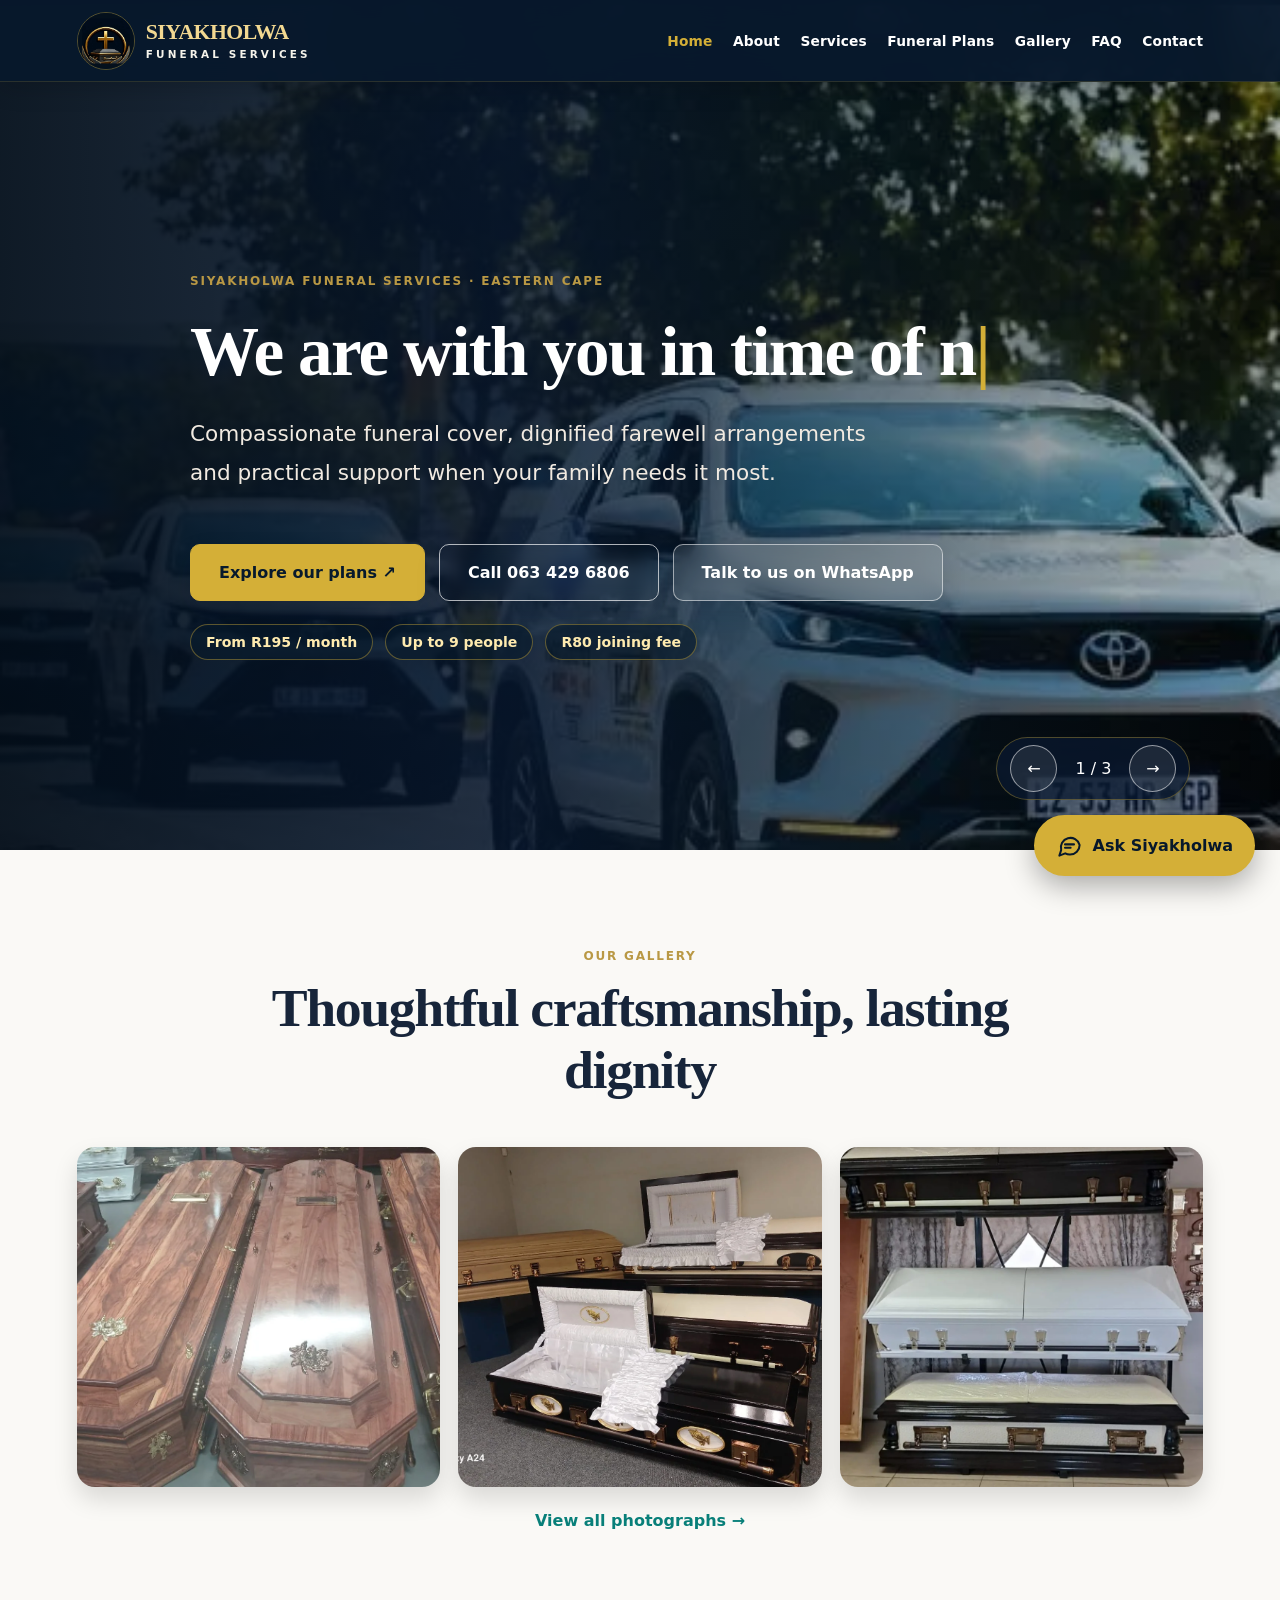
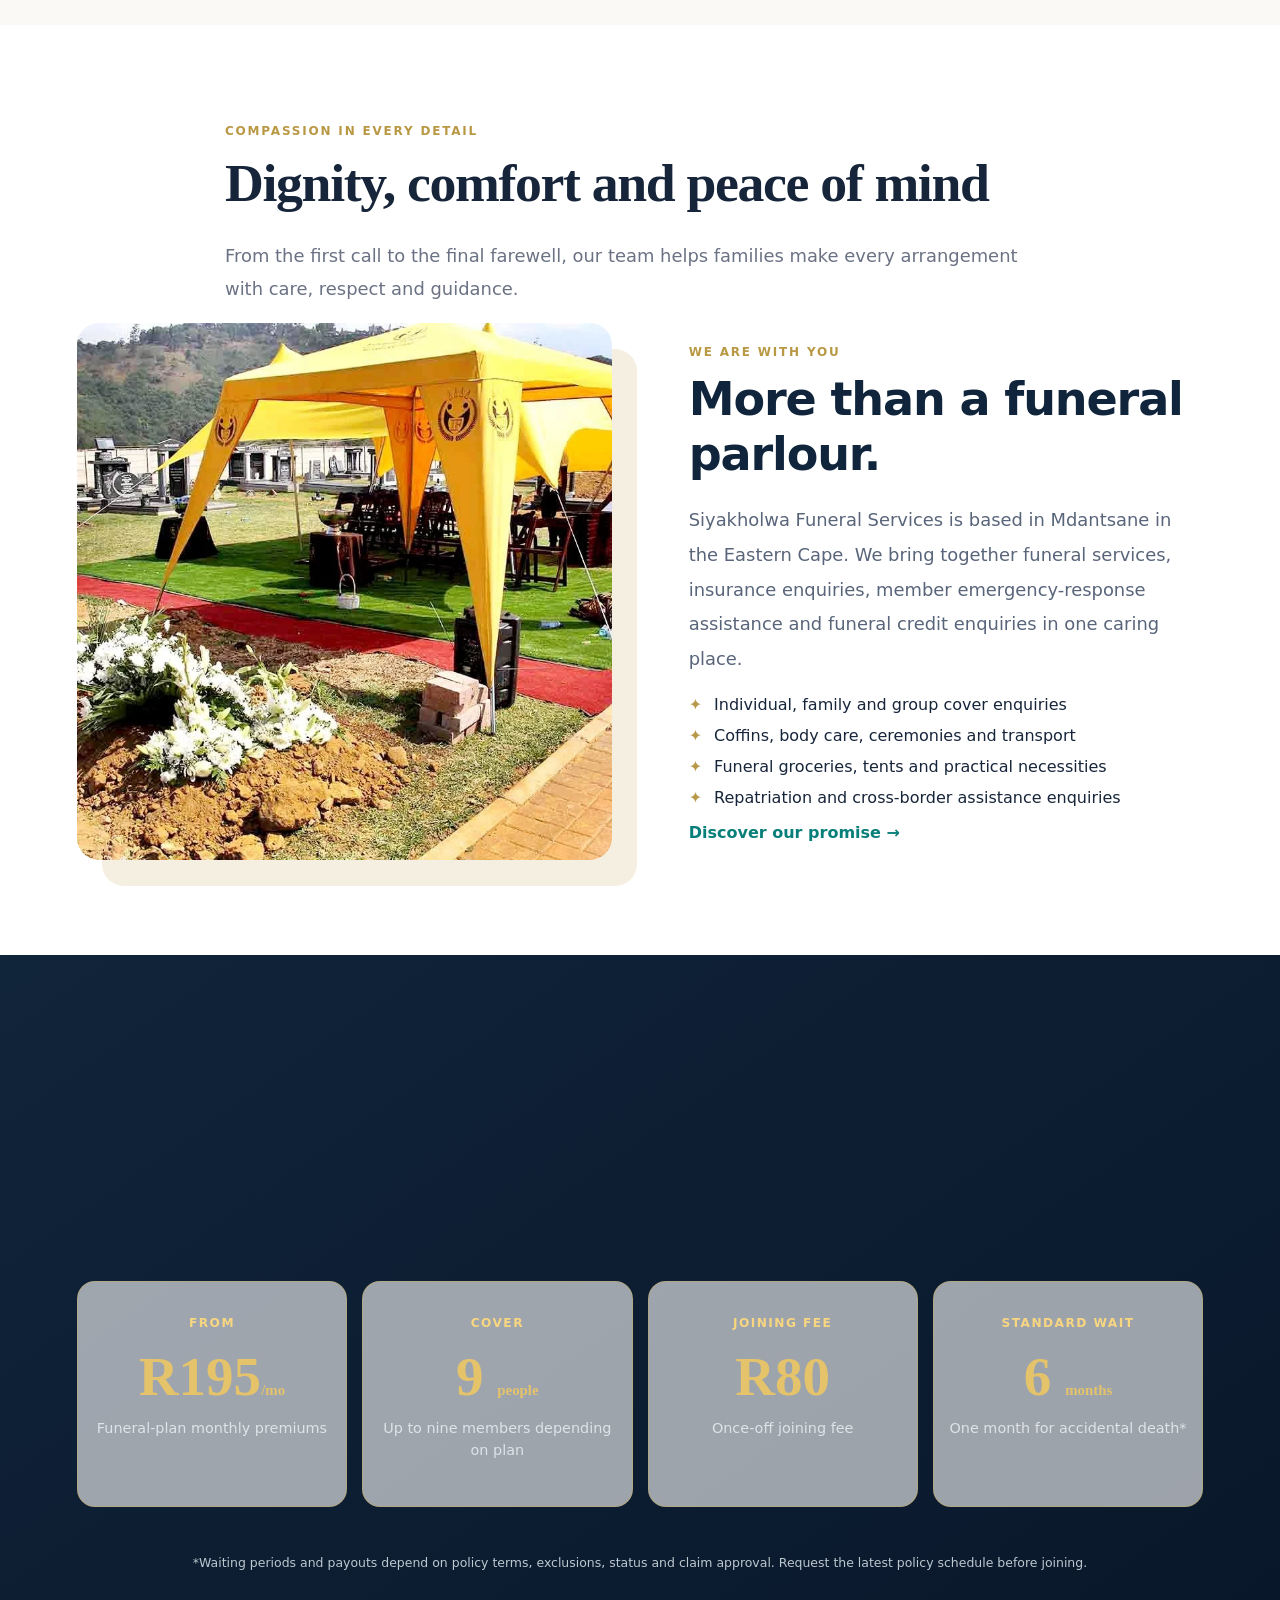
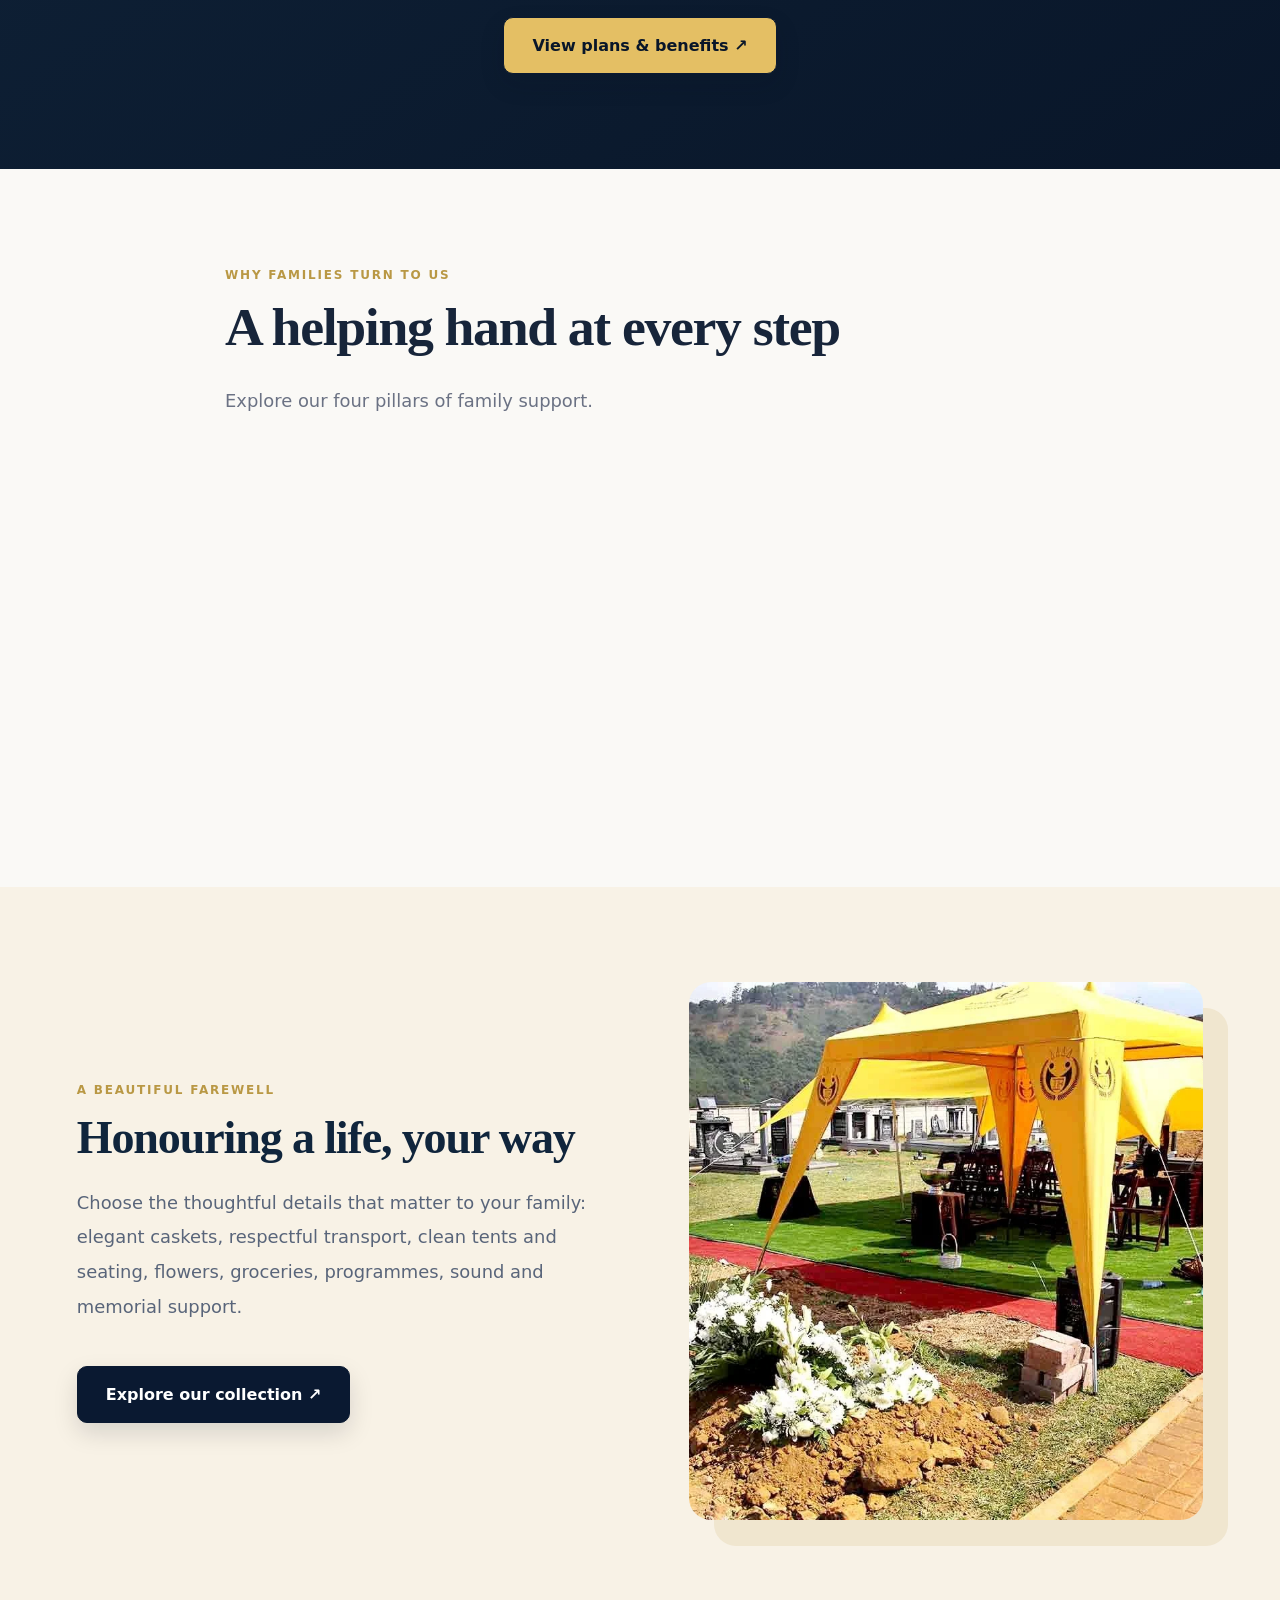
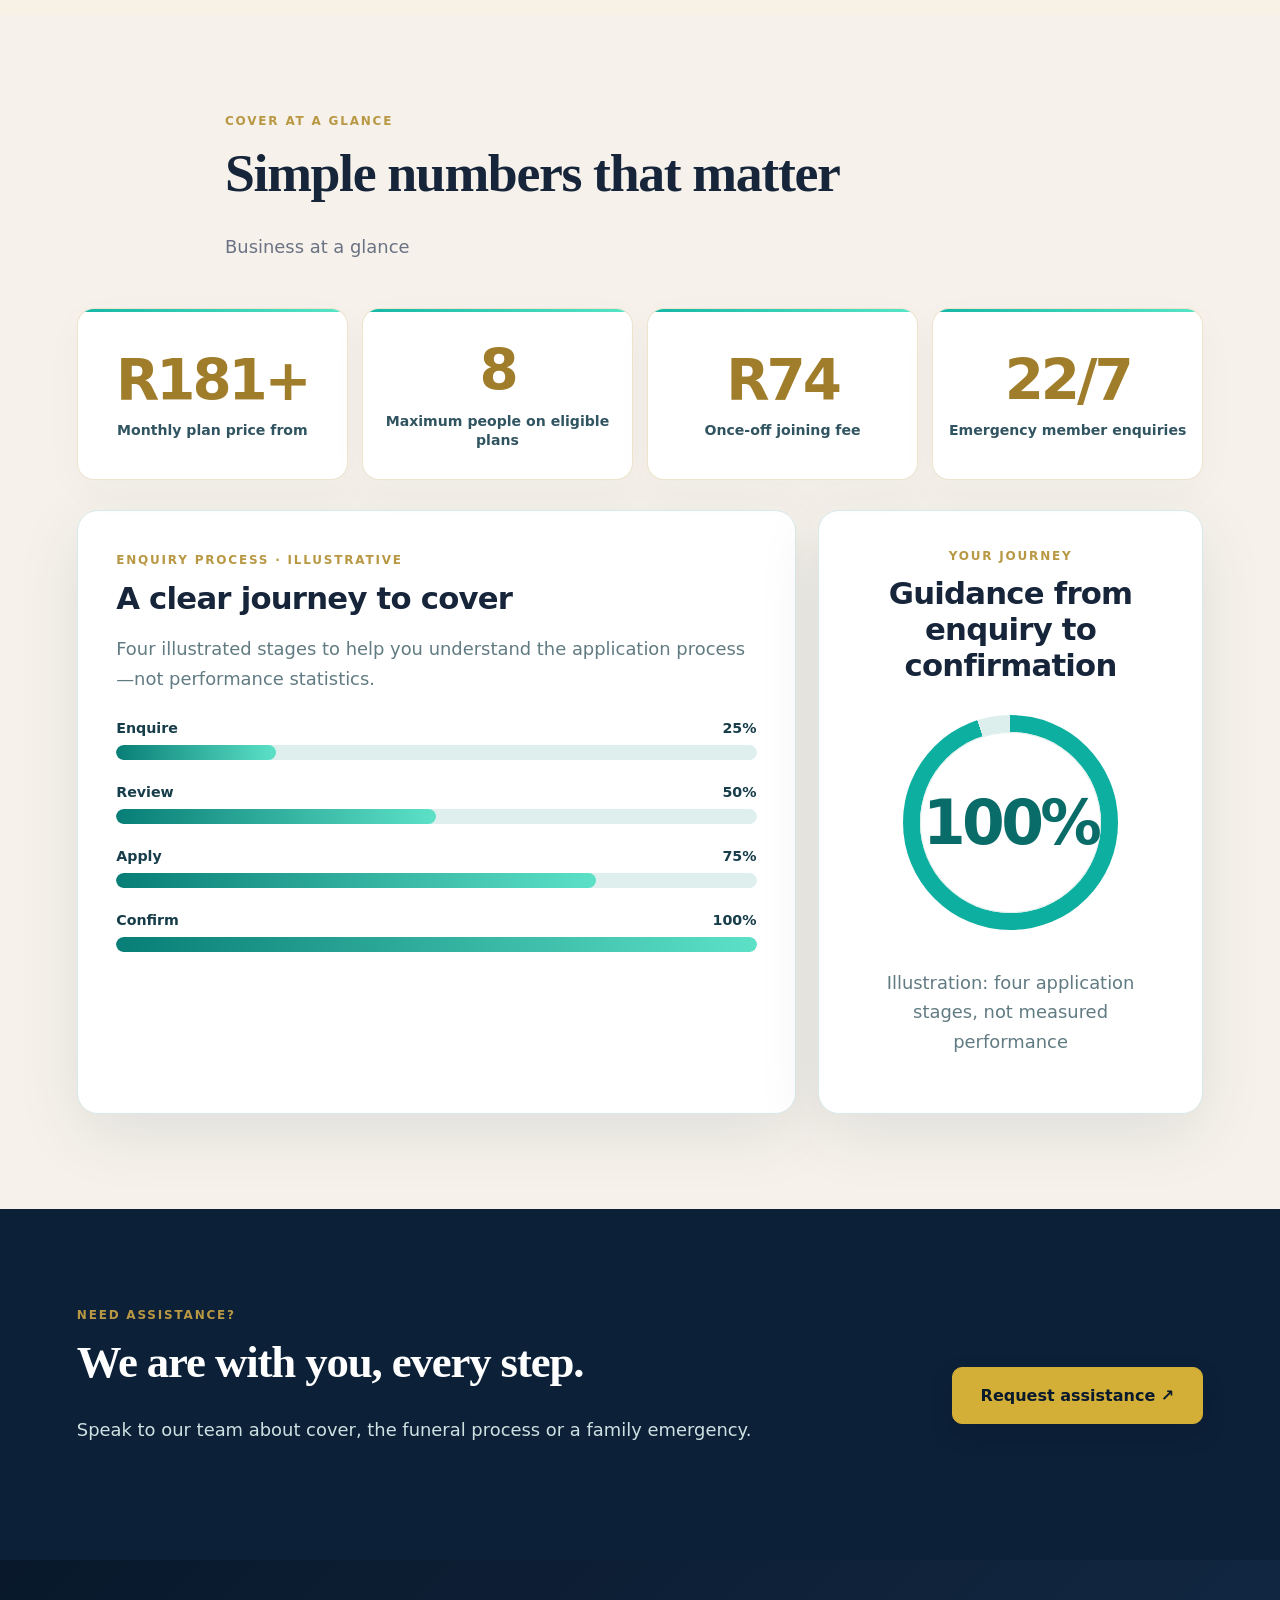
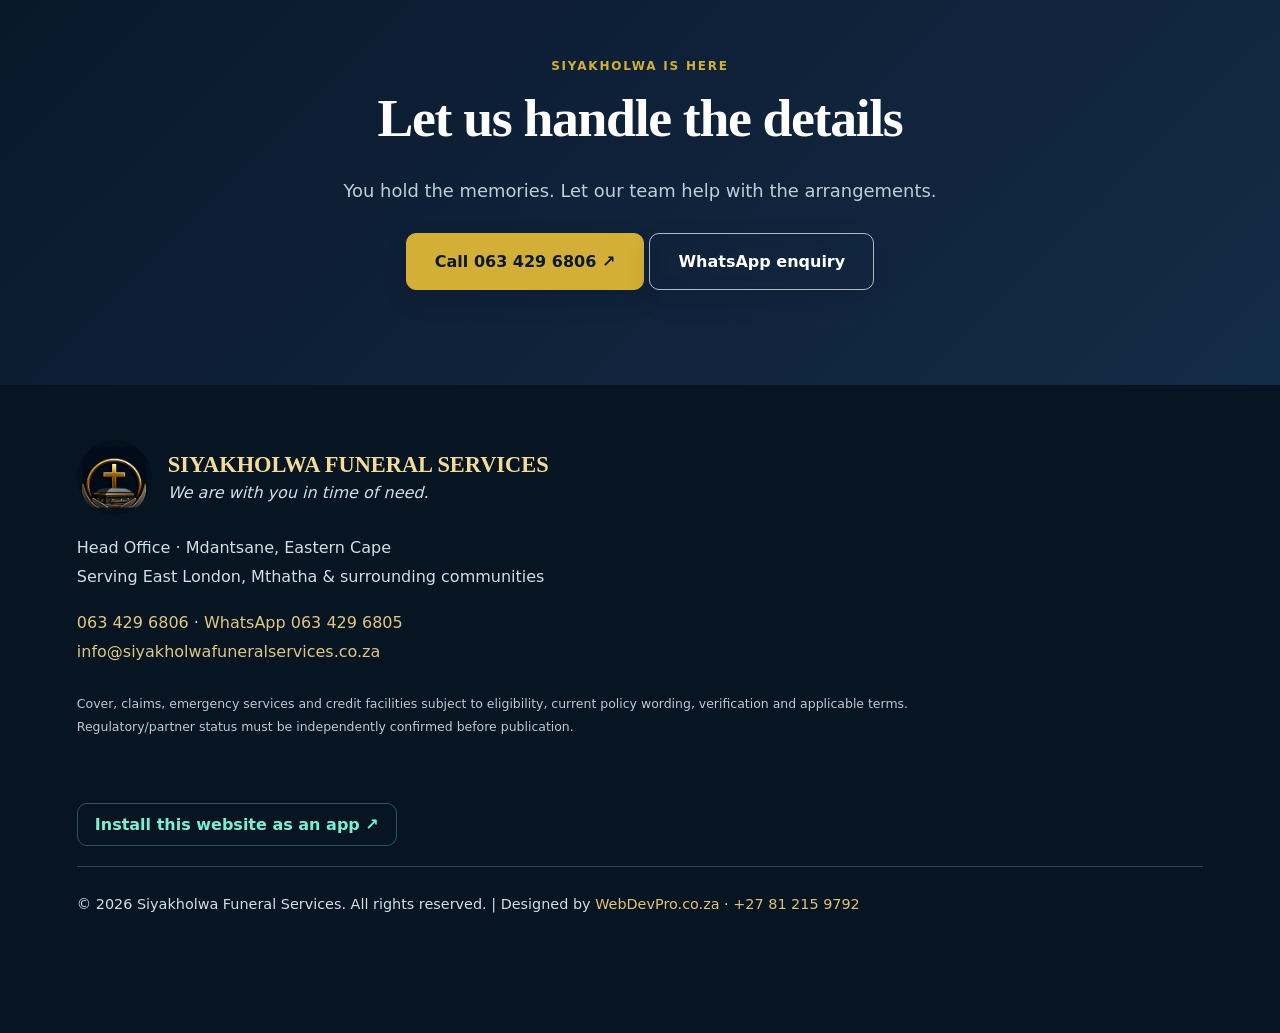
<file: index.html>
<!DOCTYPE html>

<html lang="en">
<head>
<meta charset="utf-8"/>
<meta content="width=device-width,initial-scale=1" name="viewport"/>
<meta content="#0A1931" name="theme-color"/>
<meta content="Siyakholwa Funeral Services in Mdantsane: dignified funeral arrangements, cover from R195 per month, up to nine people and caring 24/7 enquiries." name="description"/>
<title>Index | Siyakholwa Funeral Services</title>
<meta content="noindex,nofollow" name="robots"/>
<link href="manifest.webmanifest" rel="manifest"/>
<link href="assets/icon-192.png" rel="icon" sizes="192x192" type="image/png"/>
<link href="assets/icon-180.png" rel="apple-touch-icon"/>
<meta content="yes" name="apple-mobile-web-app-capable"/>
<meta content="black-translucent" name="apple-mobile-web-app-status-bar-style"/>
<meta content="website" property="og:type"/>
<meta content="Index | Siyakholwa Funeral Services" property="og:title"/>
<meta content="We are with you in time of need. Dignified funeral services, family cover and compassionate assistance in the Eastern Cape." property="og:description"/>
<link href="styles.css" rel="stylesheet"/>
<link href="premium.css" rel="stylesheet"/><link href="brand.css" rel="stylesheet"/>
<script defer="" src="site-config.js"></script>
<script defer="" src="script.js"></script>
<script defer="" src="premium.js"></script>
<script defer="" src="chatbot.js"></script>
<script defer="" src="pwa.js"></script><script defer="" src="brand.js"></script>
<meta content="https://www.siyakholwafuneralservices.co.za/assets/coffin-showroom.webp" property="og:image"/><link href="https://www.siyakholwafuneralservices.co.za/" rel="canonical"/></head>
<body data-page="index">
<a class="skip-link" href="#main">Skip to content</a>
<header class="header">
<a aria-label="Siyakholwa Funeral Services home" class="brand" href="index.html"><img alt="Siyakholwa gold cross and caring hands logo" class="brand-mark" src="assets/logo-mark.webp"/><span class="brand-wordmark">SIYAKHOLWA<small>FUNERAL SERVICES</small></span></a>
<button aria-controls="primaryNav" aria-expanded="false" class="menu-btn" id="menuBtn" type="button">Menu <span aria-hidden="true">☰</span></button>
<nav aria-label="Main navigation" id="primaryNav"><a aria-current="page" href="index.html">Home</a><a href="about.html">About</a><a href="services.html">Services</a><a href="plans.html">Funeral Plans</a><a href="gallery.html">Gallery</a><a href="faq.html">FAQ</a><a href="contact.html">Contact</a></nav>
</header>
<div aria-hidden="true" class="scroll-progress" id="scrollProgress"></div>
<main id="main">
<section aria-label="Siyakholwa Funeral Services highlights" aria-roledescription="carousel" class="hero" id="home"><div class="hero-bg slide-a active"></div><div class="hero-bg slide-b"></div><div class="hero-bg slide-c"></div><div class="hero-overlay"></div>
<div class="hero-content"><div class="eyebrow">SIYAKHOLWA FUNERAL SERVICES · EASTERN CAPE</div><h1 class="typewriter" data-text="We are with you in time of need.">We are with you in time of need.</h1><p class="word-reveal" data-words="Compassionate funeral cover, dignified farewell arrangements and practical support when your family needs it most.">Compassionate funeral cover, dignified farewell arrangements and practical support when your family needs it most.</p>
<div class="hero-ctas"><a class="btn" href="plans.html">Explore our plans ↗</a><a class="btn btn-outline" href="tel:+27634296806">Call 063 429 6806</a><button class="btn btn-glass" data-open-chat="" type="button">Talk to us on WhatsApp</button></div><div class="hero-guarantee"><span>From R195 / month</span><span>Up to 9 people</span><span>R80 joining fee</span></div></div>
<div class="slide-controls"><button aria-label="Previous slide" id="prevSlide" type="button">←</button><span aria-live="polite" id="slideStatus">1 / 3</span><button aria-label="Next slide" id="nextSlide" type="button">→</button></div></section>
<section class="section cover-gallery" id="homeGallery"><div class="section-head reveal slide-up"><span class="kicker">OUR GALLERY</span><h2 class="typewriter reveal-title" data-text="Thoughtful craftsmanship, lasting dignity">Thoughtful craftsmanship, lasting dignity</h2></div><div class="photo-strip"><img alt="Polished wood-grain coffin selection" loading="lazy" src="assets/coffin-wood.webp"/><img alt="Premium casket selection with satin interior" loading="lazy" src="assets/coffin-premium.webp"/><img alt="Different black and white coffins on display" loading="lazy" src="assets/coffin-range.webp"/></div><a class="text-link" href="gallery.html">View all photographs →</a></section>
<section class="section brand-welcome"><div class="section-head reveal slide-up"><span class="kicker">COMPASSION IN EVERY DETAIL</span><h2 class="typewriter reveal-title" data-text="Dignity, comfort and peace of mind">Dignity, comfort and peace of mind</h2><p>From the first call to the final farewell, our team helps families make every arrangement with care, respect and guidance.</p></div><div class="welcome-grid"><div class="welcome-photo"><img alt="Siyakholwa funeral tent and floral ceremony arrangement" loading="eager" decoding="async" src="assets/tent.webp" width="1200" height="800"/></div><div class="welcome-details reveal slide-right"><span class="kicker">WE ARE WITH YOU</span><h3>More than a funeral parlour.</h3><p>Siyakholwa Funeral Services is based in Mdantsane in the Eastern Cape. We bring together funeral services, insurance enquiries, member emergency-response assistance and funeral credit enquiries in one caring place.</p><ul class="check-list"><li>Individual, family and group cover enquiries</li><li>Coffins, body care, ceremonies and transport</li><li>Funeral groceries, tents and practical necessities</li><li>Repatriation and cross-border assistance enquiries</li></ul><a class="text-link" href="about.html">Discover our promise →</a></div></div></section>
<section class="section plans-highlight"><div class="section-head reveal mask-in"><span class="kicker">FUNERAL COVER</span><h2 class="typewriter reveal-title" data-text="Affordable cover for your loved ones">Affordable cover for your loved ones</h2><p>Simple essentials to help you plan. All benefits and eligibility are subject to the current policy wording and approval.</p></div><div class="plan-facts"><article class="plan-fact reveal slide-up"><span>FROM</span><strong>R195<small>/mo</small></strong><p>Funeral-plan monthly premiums</p></article><article class="plan-fact reveal slide-up"><span>COVER</span><strong>9 <small>people</small></strong><p>Up to nine members depending on plan</p></article><article class="plan-fact reveal slide-up"><span>JOINING FEE</span><strong>R80</strong><p>Once-off joining fee</p></article><article class="plan-fact reveal slide-up"><span>STANDARD WAIT</span><strong>6 <small>months</small></strong><p>One month for accidental death*</p></article></div><p class="legal-note">*Waiting periods and payouts depend on policy terms, exclusions, status and claim approval. Request the latest policy schedule before joining.</p><a class="btn dark-btn" href="plans.html">View plans &amp; benefits ↗</a></section>
<section class="section" id="features"><div class="section-head reveal slide-up"><span class="kicker">WHY FAMILIES TURN TO US</span><h2 class="typewriter reveal-title" data-text="A helping hand at every step">A helping hand at every step</h2><p>Explore our four pillars of family support.</p></div>
<div class="card-grid"><button aria-pressed="false" class="flip-card reveal slide-up" type="button"><span class="flip-inner"><span class="flip-face front"><span class="number">01 / COVER</span><strong>Funeral Insurance</strong><small>Tap to discover</small></span><span class="flip-face back"><strong>Help protect your family</strong><span>Explore suitable individual, family or group cover with monthly payments and agreed benefits.</span><small>Tap to flip back</small></span></span></button><button aria-pressed="false" class="flip-card reveal slide-up" type="button"><span class="flip-inner"><span class="flip-face front"><span class="number">02 / CARE</span><strong>Full Funeral Services</strong><small>Tap to discover</small></span><span class="flip-face back"><strong>Every detail handled</strong><span>Body collection, mortuary arrangements, caskets, ceremony setup, transport and aftercare.</span><small>Tap to flip back</small></span></span></button><button aria-pressed="false" class="flip-card reveal slide-up" type="button"><span class="flip-inner"><span class="flip-face front"><span class="number">03 / SUPPORT</span><strong>24/7 Assistance</strong><small>Tap to discover</small></span><span class="flip-face back"><strong>Here when needed</strong><span>Emergency-response and collection enquiries for eligible members, with support in key Eastern Cape areas.</span><small>Tap to flip back</small></span></span></button></div></section>
<section class="section editorial-feature"><div class="welcome-grid reverse"><div class="welcome-details reveal slide-left"><span class="kicker">A BEAUTIFUL FAREWELL</span><h2 class="typewriter reveal-title" data-text="Honouring a life, your way">Honouring a life, your way</h2><p>Choose the thoughtful details that matter to your family: elegant caskets, respectful transport, clean tents and seating, flowers, groceries, programmes, sound and memorial support.</p><a class="btn dark-btn" href="gallery.html">Explore our collection ↗</a></div><div class="welcome-photo"><img alt="Yellow funeral gazebo with white flowers and memorial setup" loading="lazy" src="assets/tent.webp"/></div></div></section>
<section class="section premium-stat-section" id="impact"><div class="section-head reveal slide-up"><span class="kicker">COVER AT A GLANCE</span><h2>Simple numbers that matter</h2><p data-demo-caption="">Plan highlights supplied by Siyakholwa; final cover terms must be confirmed.</p></div><div class="stat-grid" id="premiumStats"></div><div class="analytics-grid"><article class="analytics-panel reveal slide-up"><div class="analytics-heading"><span class="kicker">ENQUIRY PROCESS · ILLUSTRATIVE</span><h3>A clear journey to cover</h3><p>Four illustrated stages to help you understand the application process—not performance statistics.</p></div><div class="bar-chart" id="premiumBars"></div></article><article class="analytics-panel ring-panel reveal slide-up"><span class="kicker">YOUR JOURNEY</span><h3>Guidance from enquiry to confirmation</h3><div aria-label="Illustrative journey stages" aria-valuemax="100" aria-valuemin="0" aria-valuenow="0" class="progress-ring" id="premiumRing" role="progressbar"><span data-ring-number="">0%</span></div><p id="ringLabel">Diagram for illustration only</p></article></div></section>

<section class="section cta-band"><div><span class="kicker">NEED ASSISTANCE?</span><h2>We are with you, every step.</h2><p>Speak to our team about cover, the funeral process or a family emergency.</p></div><button class="btn" data-open-quote="" type="button">Request assistance ↗</button></section>
<section class="section contact"><div class="reveal scale-in"><span class="kicker">SIYAKHOLWA IS HERE</span><h2 class="typewriter reveal-title" data-text="Let us handle the details">Let us handle the details</h2><p>You hold the memories. Let our team help with the arrangements.</p><a class="btn contact-btn" href="tel:+27634296806">Call 063 429 6806 ↗</a> <button class="btn btn-outline" data-open-chat="" type="button">WhatsApp enquiry</button></div></section>
</main>
<footer>
<div class="footer-main"><div class="footer-logo"><img alt="Siyakholwa emblem" src="assets/logo-mark.webp"/><div><strong>SIYAKHOLWA FUNERAL SERVICES</strong><p>We are with you in time of need.</p></div></div><p>Head Office · Mdantsane, Eastern Cape<br/>Serving East London, Mthatha &amp; surrounding communities</p><p><a href="tel:+27634296806">063 429 6806</a> · <a href="https://wa.me/27634296805" rel="noopener" target="_blank">WhatsApp 063 429 6805</a><br/><a href="mailto:info@siyakholwafuneralservices.co.za">info@siyakholwafuneralservices.co.za</a></p><p class="legal-note">Cover, claims, emergency services and credit facilities subject to eligibility, current policy wording, verification and applicable terms. Regulatory/partner status must be independently confirmed before publication.</p></div>
<p class="footer-install"><button data-install="" type="button">Install this website as an app ↗</button></p>
<div class="footer-bottom">© <span id="year"></span> Siyakholwa Funeral Services. All rights reserved. | Designed by <a href="https://webdevpro.co.za" rel="noopener" target="_blank">WebDevPro.co.za</a> · <a href="tel:+27812159792">+27 81 215 9792</a></div>
</footer>
<nav aria-label="Mobile quick navigation" class="mobile-bottom mobile-bottom-pro">
<a aria-current="page" class="mobile-nav-item" href="index.html"><span class="mobile-nav-icon-wrap"><svg aria-hidden="true" class="mobile-nav-icon" fill="none" focusable="false" stroke="currentColor" stroke-linecap="round" stroke-linejoin="round" stroke-width="1.8" viewbox="0 0 24 24"><path d="m3 10 9-7 9 7"></path><path d="M5 9v11a1 1 0 0 0 1 1h12a1 1 0 0 0 1-1V9"></path><path d="M9 21v-7h6v7"></path></svg></span><span class="mobile-nav-label">Home</span></a>
<a class="mobile-nav-item" href="services.html"><span class="mobile-nav-icon-wrap"><svg aria-hidden="true" class="mobile-nav-icon" fill="none" focusable="false" stroke="currentColor" stroke-linecap="round" stroke-linejoin="round" stroke-width="1.8" viewbox="0 0 24 24"><rect height="7" rx="1.6" width="7" x="3" y="3"></rect><rect height="7" rx="1.6" width="7" x="14" y="3"></rect><rect height="7" rx="1.6" width="7" x="3" y="14"></rect><path d="M17.5 14v7m-3.5-3.5h7"></path></svg></span><span class="mobile-nav-label">Services</span></a>
<button aria-controls="chatPanel" aria-label="Open 24/7 assistance" class="mobile-nav-item mobile-nav-chat" data-open-chat="" type="button"><span class="mobile-nav-icon-wrap mobile-nav-chat-icon"><svg aria-hidden="true" class="mobile-nav-icon" fill="none" focusable="false" stroke="currentColor" stroke-linecap="round" stroke-linejoin="round" stroke-width="1.8" viewbox="0 0 24 24"><path d="M20.5 11.6a8.4 8.4 0 0 1-8.6 8.3 9.5 9.5 0 0 1-4.2-.9L3 21l1.7-4.7A8.4 8.4 0 1 1 20.5 11.6Z"></path><path d="M8.1 10.2h7.8M8.1 13.8h5.2"></path></svg><span aria-hidden="true" class="mobile-nav-live"></span></span><span class="mobile-nav-label">Chat</span></button>
<a class="mobile-nav-item" href="contact.html"><span class="mobile-nav-icon-wrap"><svg aria-hidden="true" class="mobile-nav-icon" fill="none" focusable="false" stroke="currentColor" stroke-linecap="round" stroke-linejoin="round" stroke-width="1.8" viewbox="0 0 24 24"><rect height="14" rx="2.6" width="18" x="3" y="5"></rect><path d="m4 7 8 6 8-6"></path></svg></span><span class="mobile-nav-label">Contact</span></a>
<button aria-label="Install this website as an app" class="mobile-nav-item" id="installHelp" type="button"><span class="mobile-nav-icon-wrap"><svg aria-hidden="true" class="mobile-nav-icon" fill="none" focusable="false" stroke="currentColor" stroke-linecap="round" stroke-linejoin="round" stroke-width="1.8" viewbox="0 0 24 24"><rect height="19" rx="2.3" width="11" x="6.5" y="2.5"></rect><path d="M12 7v7m-3-3 3 3 3-3"></path><path d="M10 18h4"></path></svg></span><span class="mobile-nav-label">Install</span></button>
</nav>
<dialog aria-labelledby="installTitle" id="installDialog">
<h2 id="installTitle">Install this website</h2>
<p>Install Siyakholwa Funeral Services as an app where supported. On iPhone use Safari → Share → Add to Home Screen.</p>
<p id="installStatus" role="status"></p>
<button hidden="" id="installNow" type="button">Install app</button>
<button id="closeDialog" type="button">Close</button>
</dialog>
<button aria-controls="chatPanel" aria-expanded="false" aria-haspopup="dialog" aria-label="Open 24/7 enquiry assistant" class="chat-launcher" id="chatLauncher" type="button">
<svg aria-hidden="true" fill="none" height="27" stroke="currentColor" stroke-linecap="round" stroke-linejoin="round" stroke-width="1.8" viewbox="0 0 24 24" width="27"><path d="M21 11.5a8.5 8.5 0 0 1-8.5 8.5 9 9 0 0 1-4.3-1L3 21l1.6-5A8.5 8.5 0 1 1 21 11.5Z"></path><path d="M8 11h8M8 14h5"></path></svg>
<span class="chat-launcher-label">Ask Siyakholwa</span>
</button>
<section aria-label="24/7 automated enquiry assistant" aria-modal="false" class="chat-panel" hidden="" id="chatPanel" role="dialog">
<div class="chat-top"><div aria-hidden="true" class="chat-avatar">✦</div><div class="chat-heading"><strong id="chatCompany">Siyakholwa Funeral Services</strong><span><i aria-hidden="true" class="online-dot"></i> 24/7 automated assistance</span></div><button aria-label="Close enquiry assistant" class="chat-close" id="chatClose" type="button">×</button></div>
<div aria-live="polite" class="chat-progress" id="chatProgress">Welcome</div>
<div aria-live="polite" aria-relevant="additions text" class="chat-transcript" id="chatTranscript"></div>
<div class="chat-compose"><div id="chatControls"></div><p class="chat-status" hidden="" id="chatStatus" role="status"></p><p class="chat-footnote">We prepare your message; you confirm sending it in WhatsApp.</p></div>
</section>
</body>
</html>
</file>
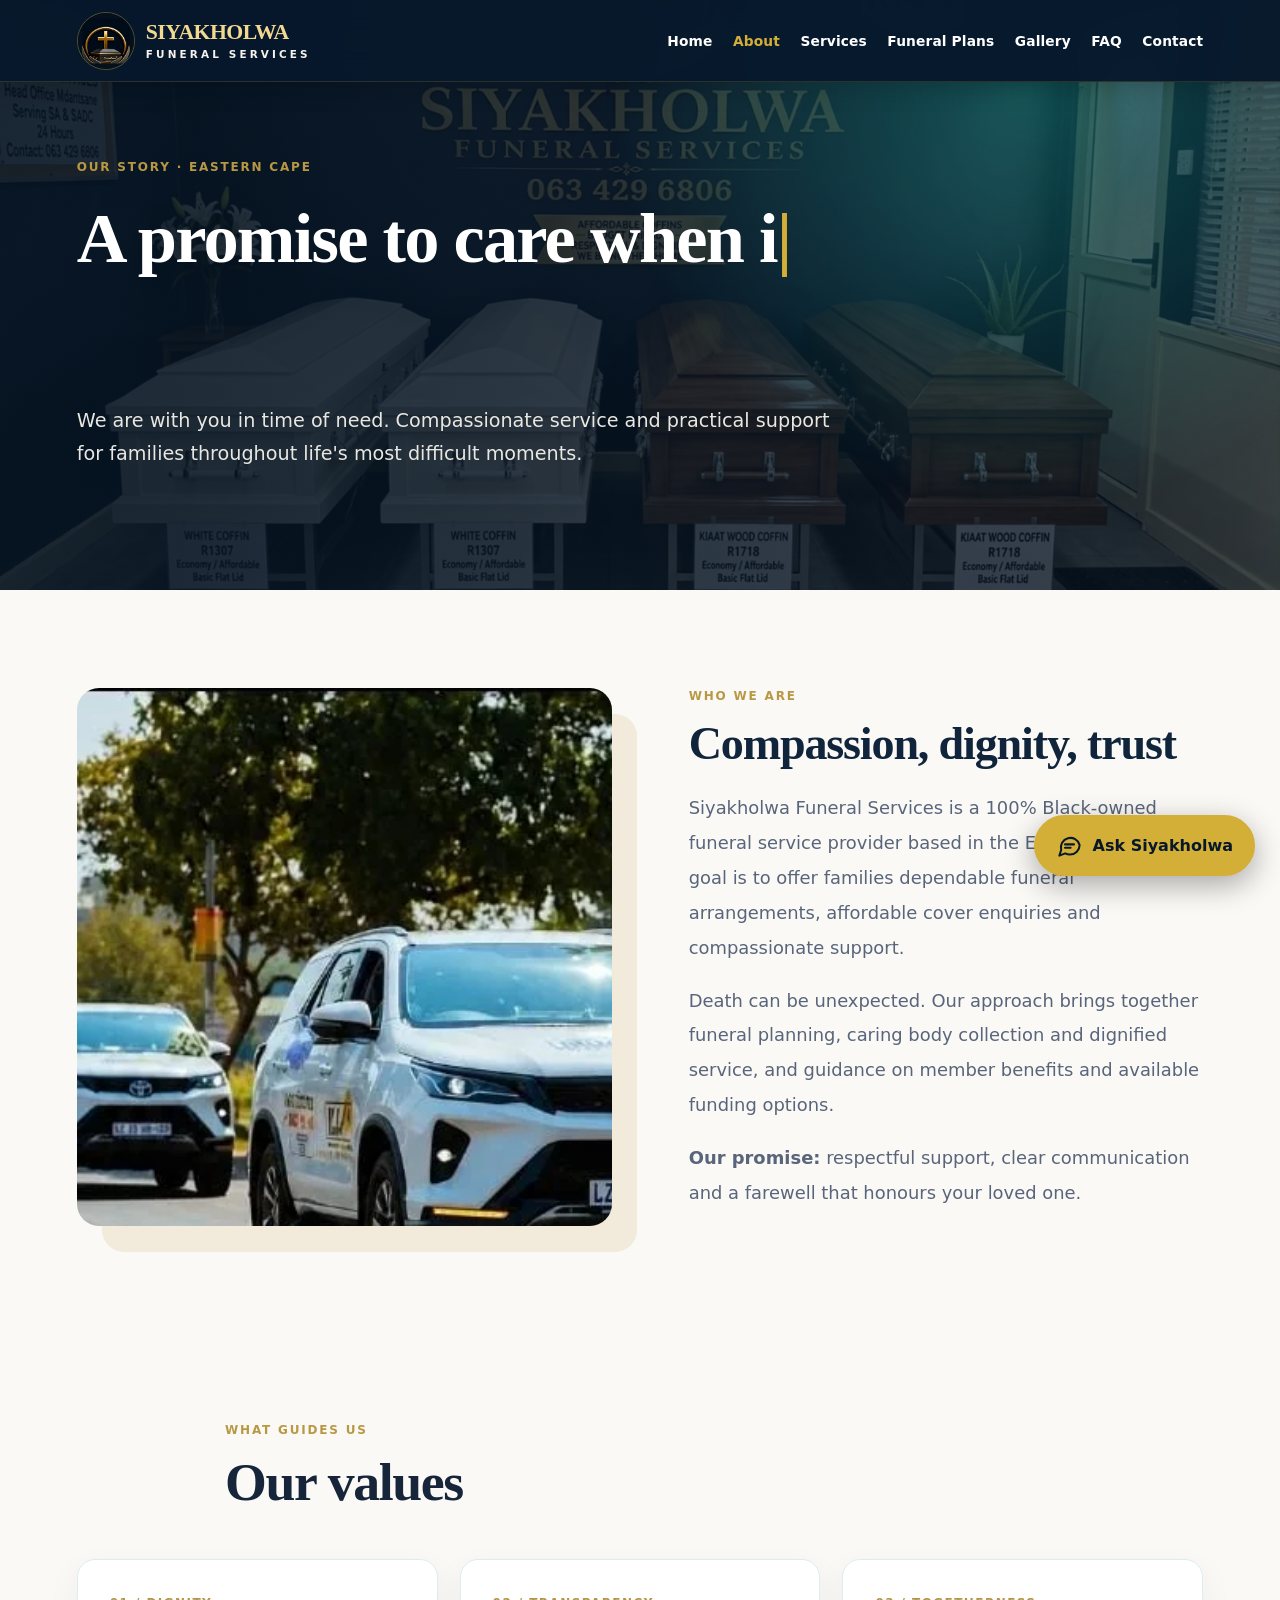
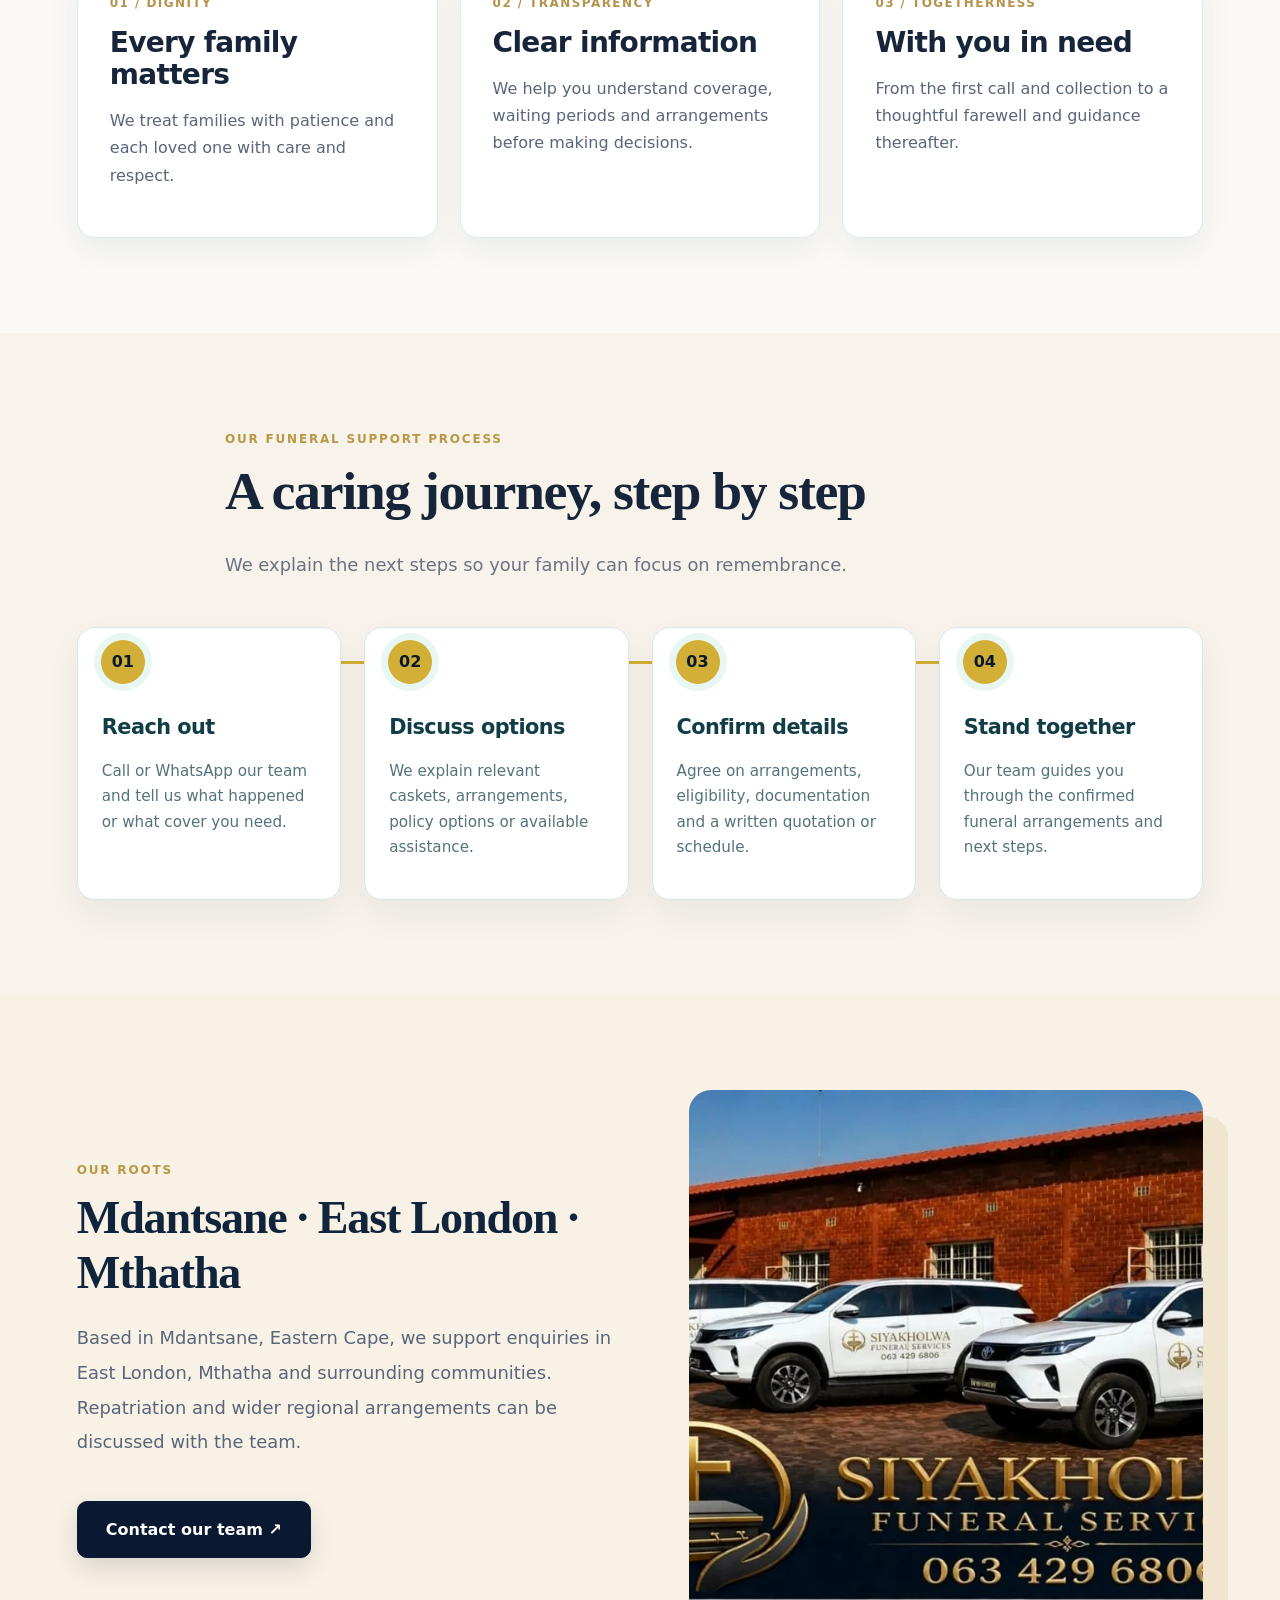
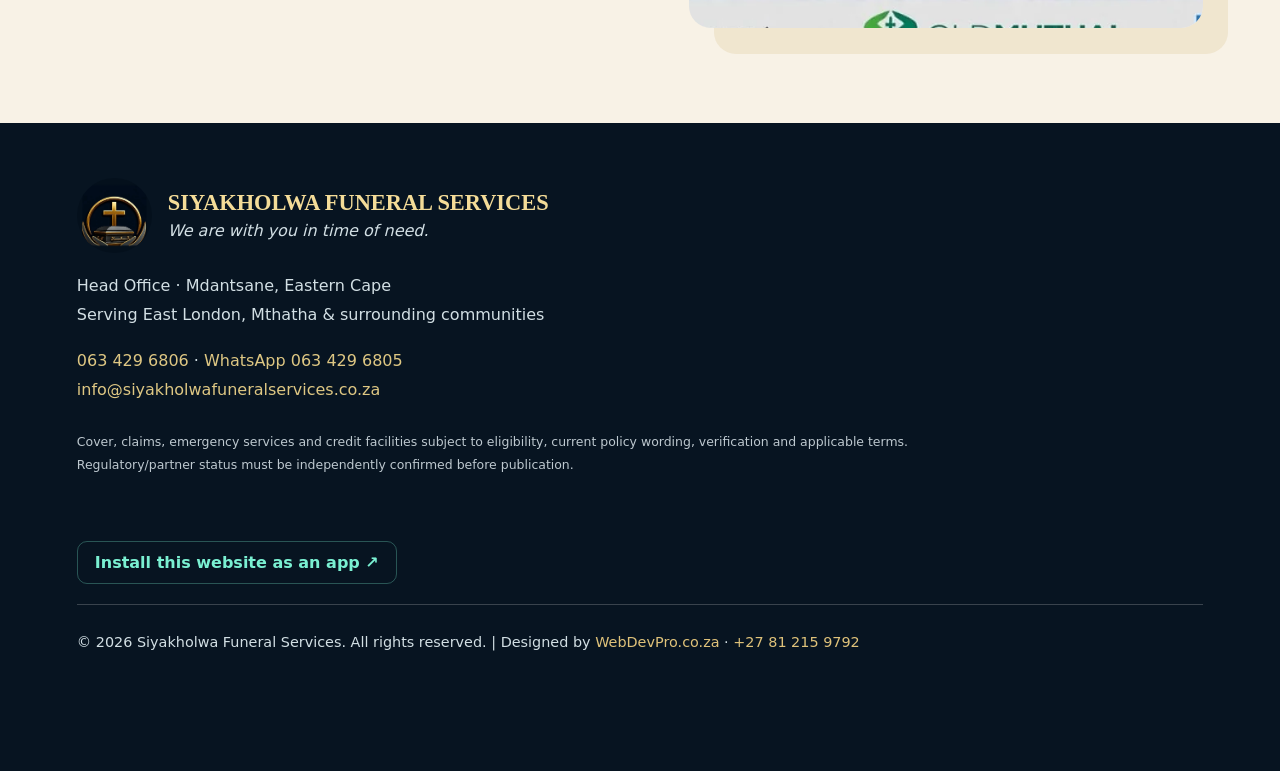
<file: about.html>
<!DOCTYPE html>

<html lang="en">
<head>
<meta charset="utf-8"/>
<meta content="width=device-width,initial-scale=1" name="viewport"/>
<meta content="#0A1931" name="theme-color"/>
<meta content="Siyakholwa Funeral Services: about information, funeral cover, caring arrangements and assistance in the Eastern Cape." name="description"/>
<title>About | Siyakholwa Funeral Services</title>
<meta content="noindex,nofollow" name="robots"/>
<link href="manifest.webmanifest" rel="manifest"/>
<link href="assets/icon-192.png" rel="icon" sizes="192x192" type="image/png"/>
<link href="assets/icon-180.png" rel="apple-touch-icon"/>
<meta content="yes" name="apple-mobile-web-app-capable"/>
<meta content="black-translucent" name="apple-mobile-web-app-status-bar-style"/>
<meta content="website" property="og:type"/>
<meta content="About | Siyakholwa Funeral Services" property="og:title"/>
<meta content="We are with you in time of need. Dignified funeral services, family cover and compassionate assistance in the Eastern Cape." property="og:description"/>
<link href="styles.css" rel="stylesheet"/>
<link href="premium.css" rel="stylesheet"/><link href="brand.css" rel="stylesheet"/>
<script defer="" src="site-config.js"></script>
<script defer="" src="script.js"></script>
<script defer="" src="premium.js"></script>
<script defer="" src="chatbot.js"></script>
<script defer="" src="pwa.js"></script><script defer="" src="brand.js"></script>
<meta content="https://www.siyakholwafuneralservices.co.za/assets/coffin-showroom.webp" property="og:image"/><link href="https://www.siyakholwafuneralservices.co.za/about.html" rel="canonical"/></head>
<body data-page="about">
<a class="skip-link" href="#main">Skip to content</a>
<header class="header">
<a aria-label="Siyakholwa Funeral Services home" class="brand" href="index.html"><img alt="Siyakholwa gold cross and caring hands logo" class="brand-mark" src="assets/logo-mark.webp"/><span class="brand-wordmark">SIYAKHOLWA<small>FUNERAL SERVICES</small></span></a>
<button aria-controls="primaryNav" aria-expanded="false" class="menu-btn" id="menuBtn" type="button">Menu <span aria-hidden="true">☰</span></button>
<nav aria-label="Main navigation" id="primaryNav"><a href="index.html">Home</a><a aria-current="page" href="about.html">About</a><a href="services.html">Services</a><a href="plans.html">Funeral Plans</a><a href="gallery.html">Gallery</a><a href="faq.html">FAQ</a><a href="contact.html">Contact</a></nav>
</header>
<div aria-hidden="true" class="scroll-progress" id="scrollProgress"></div>
<main id="main"><section class="inner-hero photo-inner"><div class="inner-glow"></div><span class="kicker reveal slide-left">OUR STORY · EASTERN CAPE</span><h1 class="typewriter" data-text="A promise to care when it matters most">A promise to care when it matters most</h1><p class="reveal slide-up">We are with you in time of need. Compassionate service and practical support for families throughout life's most difficult moments.</p></section>
<section class="section"><div class="welcome-grid"><div class="welcome-photo"><img alt="Siyakholwa branded funeral service fleet serving families in the Eastern Cape" loading="eager" decoding="async" src="assets/poster-fleet.webp" width="1200" height="800"/></div><div class="welcome-details reveal slide-right"><span class="kicker">WHO WE ARE</span><h2 class="typewriter reveal-title" data-text="Compassion, dignity, trust">Compassion, dignity, trust</h2><p>Siyakholwa Funeral Services is a 100% Black-owned funeral service provider based in the Eastern Cape. Our goal is to offer families dependable funeral arrangements, affordable cover enquiries and compassionate support.</p><p>Death can be unexpected. Our approach brings together funeral planning, caring body collection and dignified service, and guidance on member benefits and available funding options.</p><p><strong>Our promise:</strong> respectful support, clear communication and a farewell that honours your loved one.</p></div></div></section>
<section class="section principles-section"><div class="section-head reveal slide-up"><span class="kicker">WHAT GUIDES US</span><h2>Our values</h2></div><div class="info-grid"><article class="info-card reveal slide-up"><span class="small-index">01 / DIGNITY</span><h3>Every family matters</h3><p>We treat families with patience and each loved one with care and respect.</p></article><article class="info-card reveal slide-up"><span class="small-index">02 / TRANSPARENCY</span><h3>Clear information</h3><p>We help you understand coverage, waiting periods and arrangements before making decisions.</p></article><article class="info-card reveal slide-up"><span class="small-index">03 / TOGETHERNESS</span><h3>With you in need</h3><p>From the first call and collection to a thoughtful farewell and guidance thereafter.</p></article></div></section>
<section class="section premium-timeline-section"><div class="section-head reveal slide-up"><span class="kicker">OUR FUNERAL SUPPORT PROCESS</span><h2 class="typewriter reveal-title" data-text="A caring journey, step by step">A caring journey, step by step</h2><p>We explain the next steps so your family can focus on remembrance.</p></div><ol class="premium-timeline" id="premiumTimeline"></ol></section>
<section class="section editorial-feature"><div class="welcome-grid reverse"><div class="welcome-details reveal slide-left"><span class="kicker">OUR ROOTS</span><h2>Mdantsane · East London · Mthatha</h2><p>Based in Mdantsane, Eastern Cape, we support enquiries in East London, Mthatha and surrounding communities. Repatriation and wider regional arrangements can be discussed with the team.</p><a class="btn dark-btn" href="contact.html">Contact our team ↗</a></div><div class="welcome-photo"><img alt="Siyakholwa funeral service premises and branded vehicles in the Eastern Cape" loading="eager" decoding="async" src="assets/poster-services.webp" width="1200" height="800"/></div></div></section></main>
<footer>
<div class="footer-main"><div class="footer-logo"><img alt="Siyakholwa emblem" src="assets/logo-mark.webp"/><div><strong>SIYAKHOLWA FUNERAL SERVICES</strong><p>We are with you in time of need.</p></div></div><p>Head Office · Mdantsane, Eastern Cape<br/>Serving East London, Mthatha &amp; surrounding communities</p><p><a href="tel:+27634296806">063 429 6806</a> · <a href="https://wa.me/27634296805" rel="noopener" target="_blank">WhatsApp 063 429 6805</a><br/><a href="mailto:info@siyakholwafuneralservices.co.za">info@siyakholwafuneralservices.co.za</a></p><p class="legal-note">Cover, claims, emergency services and credit facilities subject to eligibility, current policy wording, verification and applicable terms. Regulatory/partner status must be independently confirmed before publication.</p></div>
<p class="footer-install"><button data-install="" type="button">Install this website as an app ↗</button></p>
<div class="footer-bottom">© <span id="year"></span> Siyakholwa Funeral Services. All rights reserved. | Designed by <a href="https://webdevpro.co.za" rel="noopener" target="_blank">WebDevPro.co.za</a> · <a href="tel:+27812159792">+27 81 215 9792</a></div>
</footer>
<nav aria-label="Mobile quick navigation" class="mobile-bottom mobile-bottom-pro">
<a class="mobile-nav-item" href="index.html"><span class="mobile-nav-icon-wrap"><svg aria-hidden="true" class="mobile-nav-icon" fill="none" focusable="false" stroke="currentColor" stroke-linecap="round" stroke-linejoin="round" stroke-width="1.8" viewbox="0 0 24 24"><path d="m3 10 9-7 9 7"></path><path d="M5 9v11a1 1 0 0 0 1 1h12a1 1 0 0 0 1-1V9"></path><path d="M9 21v-7h6v7"></path></svg></span><span class="mobile-nav-label">Home</span></a>
<a class="mobile-nav-item" href="services.html"><span class="mobile-nav-icon-wrap"><svg aria-hidden="true" class="mobile-nav-icon" fill="none" focusable="false" stroke="currentColor" stroke-linecap="round" stroke-linejoin="round" stroke-width="1.8" viewbox="0 0 24 24"><rect height="7" rx="1.6" width="7" x="3" y="3"></rect><rect height="7" rx="1.6" width="7" x="14" y="3"></rect><rect height="7" rx="1.6" width="7" x="3" y="14"></rect><path d="M17.5 14v7m-3.5-3.5h7"></path></svg></span><span class="mobile-nav-label">Services</span></a>
<button aria-controls="chatPanel" aria-label="Open 24/7 assistance" class="mobile-nav-item mobile-nav-chat" data-open-chat="" type="button"><span class="mobile-nav-icon-wrap mobile-nav-chat-icon"><svg aria-hidden="true" class="mobile-nav-icon" fill="none" focusable="false" stroke="currentColor" stroke-linecap="round" stroke-linejoin="round" stroke-width="1.8" viewbox="0 0 24 24"><path d="M20.5 11.6a8.4 8.4 0 0 1-8.6 8.3 9.5 9.5 0 0 1-4.2-.9L3 21l1.7-4.7A8.4 8.4 0 1 1 20.5 11.6Z"></path><path d="M8.1 10.2h7.8M8.1 13.8h5.2"></path></svg><span aria-hidden="true" class="mobile-nav-live"></span></span><span class="mobile-nav-label">Chat</span></button>
<a class="mobile-nav-item" href="contact.html"><span class="mobile-nav-icon-wrap"><svg aria-hidden="true" class="mobile-nav-icon" fill="none" focusable="false" stroke="currentColor" stroke-linecap="round" stroke-linejoin="round" stroke-width="1.8" viewbox="0 0 24 24"><rect height="14" rx="2.6" width="18" x="3" y="5"></rect><path d="m4 7 8 6 8-6"></path></svg></span><span class="mobile-nav-label">Contact</span></a>
<button aria-label="Install this website as an app" class="mobile-nav-item" id="installHelp" type="button"><span class="mobile-nav-icon-wrap"><svg aria-hidden="true" class="mobile-nav-icon" fill="none" focusable="false" stroke="currentColor" stroke-linecap="round" stroke-linejoin="round" stroke-width="1.8" viewbox="0 0 24 24"><rect height="19" rx="2.3" width="11" x="6.5" y="2.5"></rect><path d="M12 7v7m-3-3 3 3 3-3"></path><path d="M10 18h4"></path></svg></span><span class="mobile-nav-label">Install</span></button>
</nav>
<dialog aria-labelledby="installTitle" id="installDialog">
<h2 id="installTitle">Install this website</h2>
<p>Install Siyakholwa Funeral Services as an app where supported. On iPhone use Safari → Share → Add to Home Screen.</p>
<p id="installStatus" role="status"></p>
<button hidden="" id="installNow" type="button">Install app</button>
<button id="closeDialog" type="button">Close</button>
</dialog>
<button aria-controls="chatPanel" aria-expanded="false" aria-haspopup="dialog" aria-label="Open 24/7 enquiry assistant" class="chat-launcher" id="chatLauncher" type="button">
<svg aria-hidden="true" fill="none" height="27" stroke="currentColor" stroke-linecap="round" stroke-linejoin="round" stroke-width="1.8" viewbox="0 0 24 24" width="27"><path d="M21 11.5a8.5 8.5 0 0 1-8.5 8.5 9 9 0 0 1-4.3-1L3 21l1.6-5A8.5 8.5 0 1 1 21 11.5Z"></path><path d="M8 11h8M8 14h5"></path></svg>
<span class="chat-launcher-label">Ask Siyakholwa</span>
</button>
<section aria-label="24/7 automated enquiry assistant" aria-modal="false" class="chat-panel" hidden="" id="chatPanel" role="dialog">
<div class="chat-top"><div aria-hidden="true" class="chat-avatar">✦</div><div class="chat-heading"><strong id="chatCompany">Siyakholwa Funeral Services</strong><span><i aria-hidden="true" class="online-dot"></i> 24/7 automated assistance</span></div><button aria-label="Close enquiry assistant" class="chat-close" id="chatClose" type="button">×</button></div>
<div aria-live="polite" class="chat-progress" id="chatProgress">Welcome</div>
<div aria-live="polite" aria-relevant="additions text" class="chat-transcript" id="chatTranscript"></div>
<div class="chat-compose"><div id="chatControls"></div><p class="chat-status" hidden="" id="chatStatus" role="status"></p><p class="chat-footnote">We prepare your message; you confirm sending it in WhatsApp.</p></div>
</section>
</body>
</html>
</file>
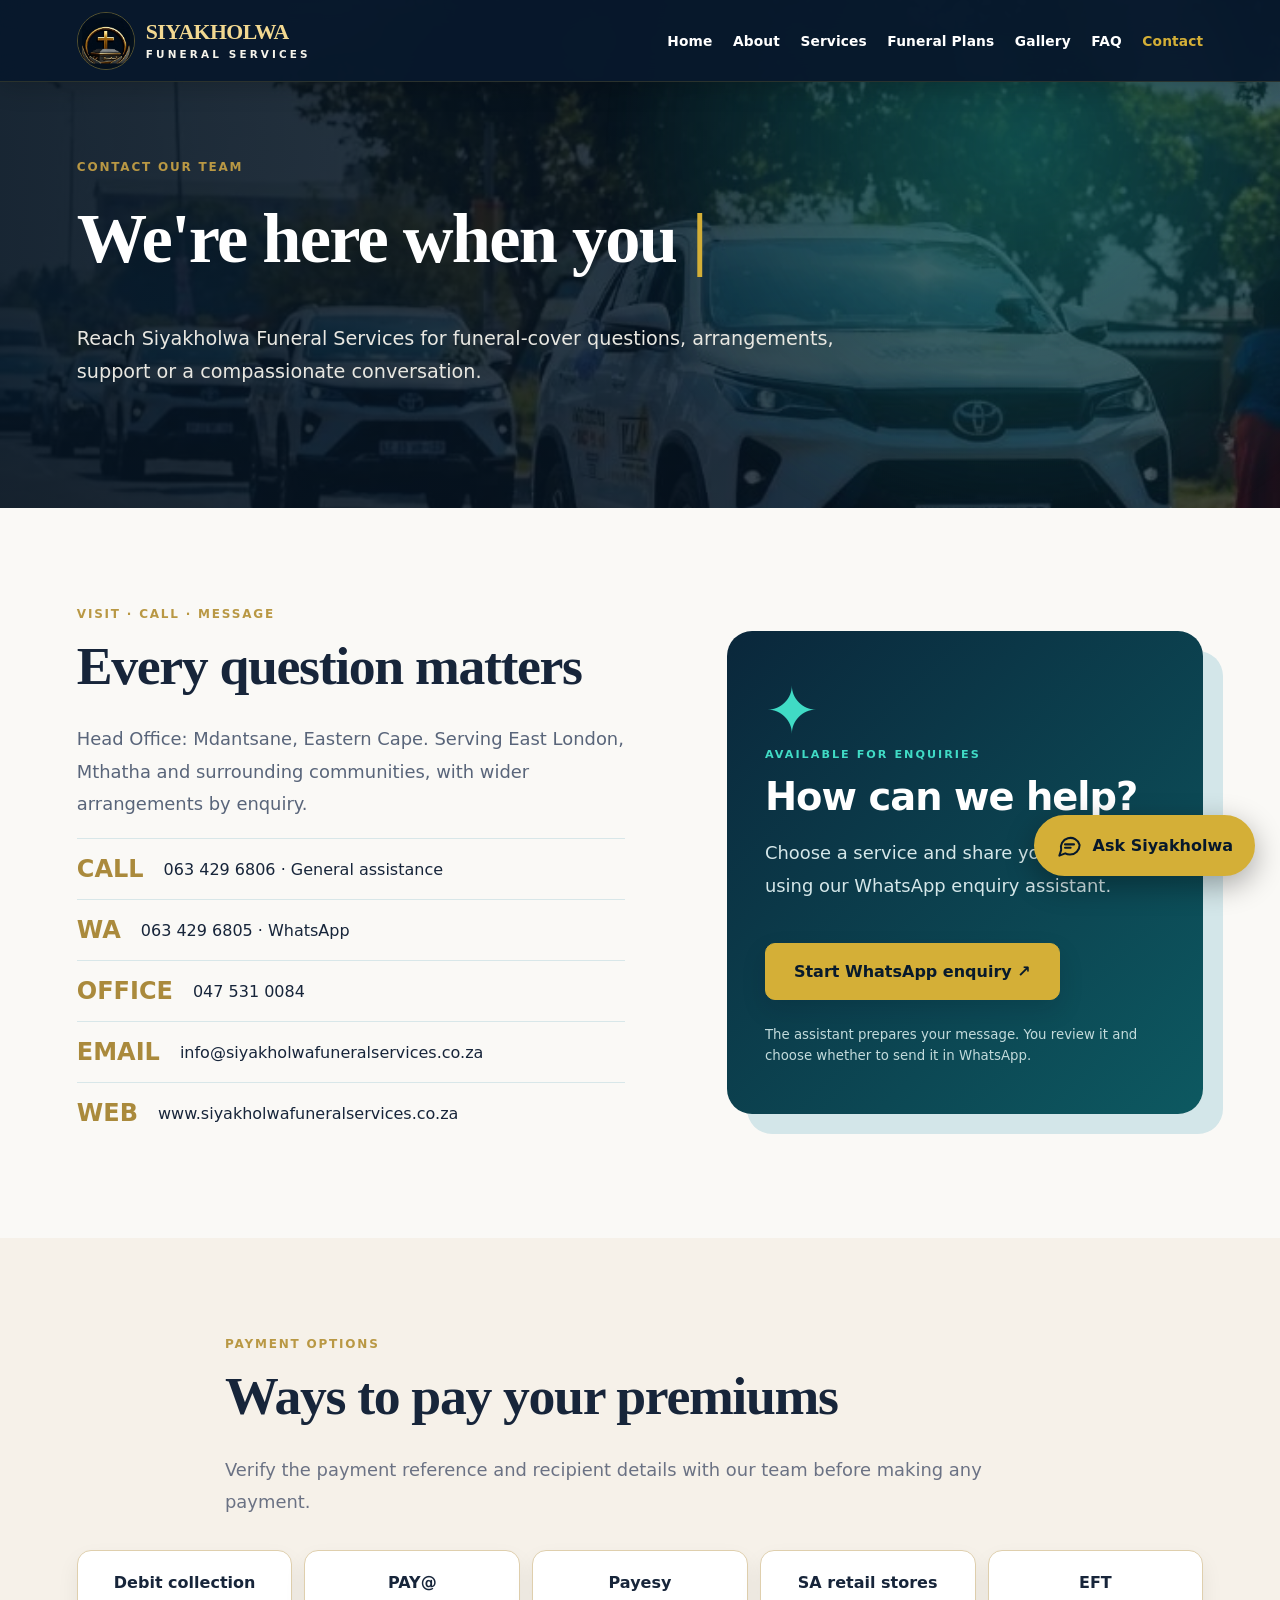
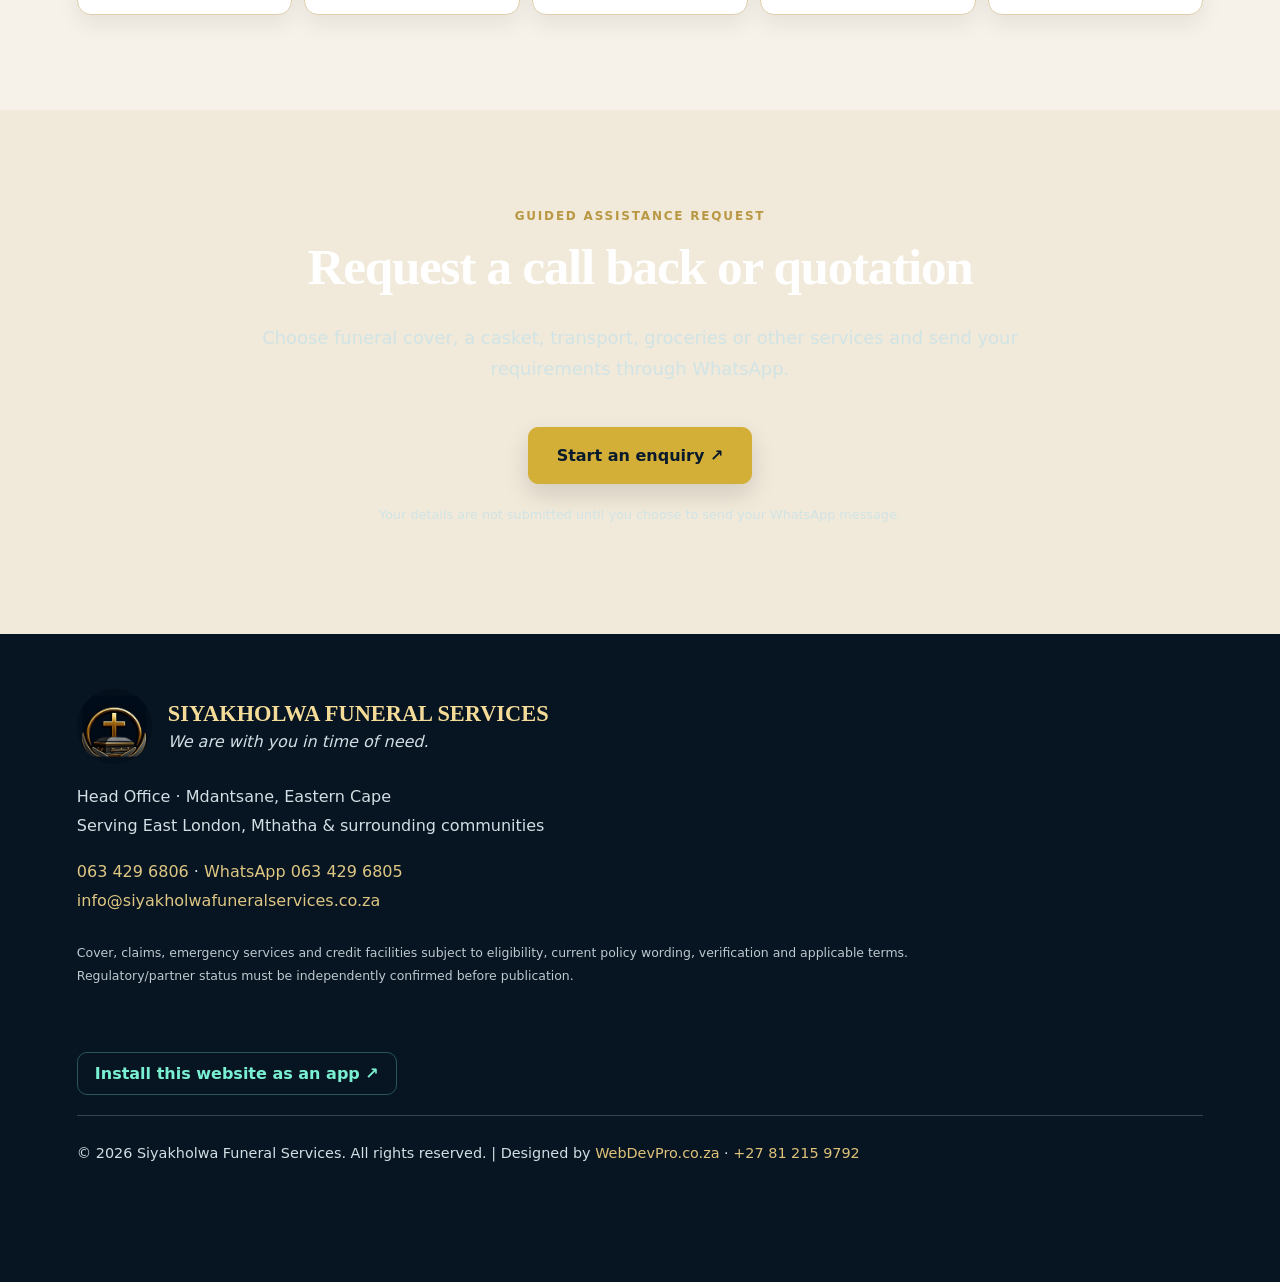
<file: contact.html>
<!DOCTYPE html>

<html lang="en">
<head>
<meta charset="utf-8"/>
<meta content="width=device-width,initial-scale=1" name="viewport"/>
<meta content="#0A1931" name="theme-color"/>
<meta content="Siyakholwa Funeral Services: contact information, funeral cover, caring arrangements and assistance in the Eastern Cape." name="description"/>
<title>Contact | Siyakholwa Funeral Services</title>
<meta content="noindex,nofollow" name="robots"/>
<link href="manifest.webmanifest" rel="manifest"/>
<link href="assets/icon-192.png" rel="icon" sizes="192x192" type="image/png"/>
<link href="assets/icon-180.png" rel="apple-touch-icon"/>
<meta content="yes" name="apple-mobile-web-app-capable"/>
<meta content="black-translucent" name="apple-mobile-web-app-status-bar-style"/>
<meta content="website" property="og:type"/>
<meta content="Contact | Siyakholwa Funeral Services" property="og:title"/>
<meta content="We are with you in time of need. Dignified funeral services, family cover and compassionate assistance in the Eastern Cape." property="og:description"/>
<link href="styles.css" rel="stylesheet"/>
<link href="premium.css" rel="stylesheet"/><link href="brand.css" rel="stylesheet"/>
<script defer="" src="site-config.js"></script>
<script defer="" src="script.js"></script>
<script defer="" src="premium.js"></script>
<script defer="" src="chatbot.js"></script>
<script defer="" src="pwa.js"></script><script defer="" src="brand.js"></script>
<meta content="https://www.siyakholwafuneralservices.co.za/assets/coffin-showroom.webp" property="og:image"/><link href="https://www.siyakholwafuneralservices.co.za/contact.html" rel="canonical"/></head>
<body data-page="contact">
<a class="skip-link" href="#main">Skip to content</a>
<header class="header">
<a aria-label="Siyakholwa Funeral Services home" class="brand" href="index.html"><img alt="Siyakholwa gold cross and caring hands logo" class="brand-mark" src="assets/logo-mark.webp"/><span class="brand-wordmark">SIYAKHOLWA<small>FUNERAL SERVICES</small></span></a>
<button aria-controls="primaryNav" aria-expanded="false" class="menu-btn" id="menuBtn" type="button">Menu <span aria-hidden="true">☰</span></button>
<nav aria-label="Main navigation" id="primaryNav"><a href="index.html">Home</a><a href="about.html">About</a><a href="services.html">Services</a><a href="plans.html">Funeral Plans</a><a href="gallery.html">Gallery</a><a href="faq.html">FAQ</a><a aria-current="page" href="contact.html">Contact</a></nav>
</header>
<div aria-hidden="true" class="scroll-progress" id="scrollProgress"></div>
<main id="main"><section class="inner-hero photo-inner contact-inner"><div class="inner-glow"></div><span class="kicker reveal slide-left">CONTACT OUR TEAM</span><h1 class="typewriter" data-text="We're here when you need us">We're here when you need us</h1><p class="reveal slide-up">Reach Siyakholwa Funeral Services for funeral-cover questions, arrangements, support or a compassionate conversation.</p></section>
<section class="section contact-layout"><div class="contact-info reveal slide-left"><span class="kicker">VISIT · CALL · MESSAGE</span><h2 class="typewriter reveal-title" data-text="Every question matters">Every question matters</h2><p>Head Office: Mdantsane, Eastern Cape. Serving East London, Mthatha and surrounding communities, with wider arrangements by enquiry.</p>
<div class="contact-detail"><b>CALL</b><span><a href="tel:+27634296806">063 429 6806</a> · General assistance</span></div><div class="contact-detail"><b>WA</b><span><a href="https://wa.me/27634296805" rel="noopener noreferrer" target="_blank">063 429 6805</a> · WhatsApp</span></div><div class="contact-detail"><b>OFFICE</b><span><a href="tel:+27475310084">047 531 0084</a></span></div><div class="contact-detail"><b>EMAIL</b><span><a href="mailto:info@siyakholwafuneralservices.co.za">info@siyakholwafuneralservices.co.za</a></span></div><div class="contact-detail"><b>WEB</b><span><a href="https://www.siyakholwafuneralservices.co.za">www.siyakholwafuneralservices.co.za</a></span></div>
</div><div class="contact-panel reveal tilt-in"><div aria-hidden="true" class="panel-icon">✦</div><span>AVAILABLE FOR ENQUIRIES</span><h3>How can we help?</h3><p>Choose a service and share your details using our WhatsApp enquiry assistant.</p><button class="btn" data-open-chat="" type="button">Start WhatsApp enquiry ↗</button><small>The assistant prepares your message. You review it and choose whether to send it in WhatsApp.</small></div></section>
<section class="section payment-section"><div class="section-head"><span class="kicker">PAYMENT OPTIONS</span><h2>Ways to pay your premiums</h2><p>Verify the payment reference and recipient details with our team before making any payment.</p></div><div class="payment-grid"><div>Debit collection</div><div>PAY@</div><div>Payesy</div><div>SA retail stores</div><div>EFT</div></div></section>
<section class="section quickquote-section"><div class="quickquote-inner reveal slide-up"><span class="kicker">GUIDED ASSISTANCE REQUEST</span><h2>Request a call back or quotation</h2><p>Choose funeral cover, a casket, transport, groceries or other services and send your requirements through WhatsApp.</p><button class="btn" data-open-quote="" type="button">Start an enquiry ↗</button><p class="quote-note">Your details are not submitted until you choose to send your WhatsApp message.</p></div></section></main>
<footer>
<div class="footer-main"><div class="footer-logo"><img alt="Siyakholwa emblem" src="assets/logo-mark.webp"/><div><strong>SIYAKHOLWA FUNERAL SERVICES</strong><p>We are with you in time of need.</p></div></div><p>Head Office · Mdantsane, Eastern Cape<br/>Serving East London, Mthatha &amp; surrounding communities</p><p><a href="tel:+27634296806">063 429 6806</a> · <a href="https://wa.me/27634296805" rel="noopener" target="_blank">WhatsApp 063 429 6805</a><br/><a href="mailto:info@siyakholwafuneralservices.co.za">info@siyakholwafuneralservices.co.za</a></p><p class="legal-note">Cover, claims, emergency services and credit facilities subject to eligibility, current policy wording, verification and applicable terms. Regulatory/partner status must be independently confirmed before publication.</p></div>
<p class="footer-install"><button data-install="" type="button">Install this website as an app ↗</button></p>
<div class="footer-bottom">© <span id="year"></span> Siyakholwa Funeral Services. All rights reserved. | Designed by <a href="https://webdevpro.co.za" rel="noopener" target="_blank">WebDevPro.co.za</a> · <a href="tel:+27812159792">+27 81 215 9792</a></div>
</footer>
<nav aria-label="Mobile quick navigation" class="mobile-bottom mobile-bottom-pro">
<a class="mobile-nav-item" href="index.html"><span class="mobile-nav-icon-wrap"><svg aria-hidden="true" class="mobile-nav-icon" fill="none" focusable="false" stroke="currentColor" stroke-linecap="round" stroke-linejoin="round" stroke-width="1.8" viewbox="0 0 24 24"><path d="m3 10 9-7 9 7"></path><path d="M5 9v11a1 1 0 0 0 1 1h12a1 1 0 0 0 1-1V9"></path><path d="M9 21v-7h6v7"></path></svg></span><span class="mobile-nav-label">Home</span></a>
<a class="mobile-nav-item" href="services.html"><span class="mobile-nav-icon-wrap"><svg aria-hidden="true" class="mobile-nav-icon" fill="none" focusable="false" stroke="currentColor" stroke-linecap="round" stroke-linejoin="round" stroke-width="1.8" viewbox="0 0 24 24"><rect height="7" rx="1.6" width="7" x="3" y="3"></rect><rect height="7" rx="1.6" width="7" x="14" y="3"></rect><rect height="7" rx="1.6" width="7" x="3" y="14"></rect><path d="M17.5 14v7m-3.5-3.5h7"></path></svg></span><span class="mobile-nav-label">Services</span></a>
<button aria-controls="chatPanel" aria-label="Open 24/7 assistance" class="mobile-nav-item mobile-nav-chat" data-open-chat="" type="button"><span class="mobile-nav-icon-wrap mobile-nav-chat-icon"><svg aria-hidden="true" class="mobile-nav-icon" fill="none" focusable="false" stroke="currentColor" stroke-linecap="round" stroke-linejoin="round" stroke-width="1.8" viewbox="0 0 24 24"><path d="M20.5 11.6a8.4 8.4 0 0 1-8.6 8.3 9.5 9.5 0 0 1-4.2-.9L3 21l1.7-4.7A8.4 8.4 0 1 1 20.5 11.6Z"></path><path d="M8.1 10.2h7.8M8.1 13.8h5.2"></path></svg><span aria-hidden="true" class="mobile-nav-live"></span></span><span class="mobile-nav-label">Chat</span></button>
<a aria-current="page" class="mobile-nav-item" href="contact.html"><span class="mobile-nav-icon-wrap"><svg aria-hidden="true" class="mobile-nav-icon" fill="none" focusable="false" stroke="currentColor" stroke-linecap="round" stroke-linejoin="round" stroke-width="1.8" viewbox="0 0 24 24"><rect height="14" rx="2.6" width="18" x="3" y="5"></rect><path d="m4 7 8 6 8-6"></path></svg></span><span class="mobile-nav-label">Contact</span></a>
<button aria-label="Install this website as an app" class="mobile-nav-item" id="installHelp" type="button"><span class="mobile-nav-icon-wrap"><svg aria-hidden="true" class="mobile-nav-icon" fill="none" focusable="false" stroke="currentColor" stroke-linecap="round" stroke-linejoin="round" stroke-width="1.8" viewbox="0 0 24 24"><rect height="19" rx="2.3" width="11" x="6.5" y="2.5"></rect><path d="M12 7v7m-3-3 3 3 3-3"></path><path d="M10 18h4"></path></svg></span><span class="mobile-nav-label">Install</span></button>
</nav>
<dialog aria-labelledby="installTitle" id="installDialog">
<h2 id="installTitle">Install this website</h2>
<p>Install Siyakholwa Funeral Services as an app where supported. On iPhone use Safari → Share → Add to Home Screen.</p>
<p id="installStatus" role="status"></p>
<button hidden="" id="installNow" type="button">Install app</button>
<button id="closeDialog" type="button">Close</button>
</dialog>
<button aria-controls="chatPanel" aria-expanded="false" aria-haspopup="dialog" aria-label="Open 24/7 enquiry assistant" class="chat-launcher" id="chatLauncher" type="button">
<svg aria-hidden="true" fill="none" height="27" stroke="currentColor" stroke-linecap="round" stroke-linejoin="round" stroke-width="1.8" viewbox="0 0 24 24" width="27"><path d="M21 11.5a8.5 8.5 0 0 1-8.5 8.5 9 9 0 0 1-4.3-1L3 21l1.6-5A8.5 8.5 0 1 1 21 11.5Z"></path><path d="M8 11h8M8 14h5"></path></svg>
<span class="chat-launcher-label">Ask Siyakholwa</span>
</button>
<section aria-label="24/7 automated enquiry assistant" aria-modal="false" class="chat-panel" hidden="" id="chatPanel" role="dialog">
<div class="chat-top"><div aria-hidden="true" class="chat-avatar">✦</div><div class="chat-heading"><strong id="chatCompany">Siyakholwa Funeral Services</strong><span><i aria-hidden="true" class="online-dot"></i> 24/7 automated assistance</span></div><button aria-label="Close enquiry assistant" class="chat-close" id="chatClose" type="button">×</button></div>
<div aria-live="polite" class="chat-progress" id="chatProgress">Welcome</div>
<div aria-live="polite" aria-relevant="additions text" class="chat-transcript" id="chatTranscript"></div>
<div class="chat-compose"><div id="chatControls"></div><p class="chat-status" hidden="" id="chatStatus" role="status"></p><p class="chat-footnote">We prepare your message; you confirm sending it in WhatsApp.</p></div>
</section>
</body>
</html>
</file>
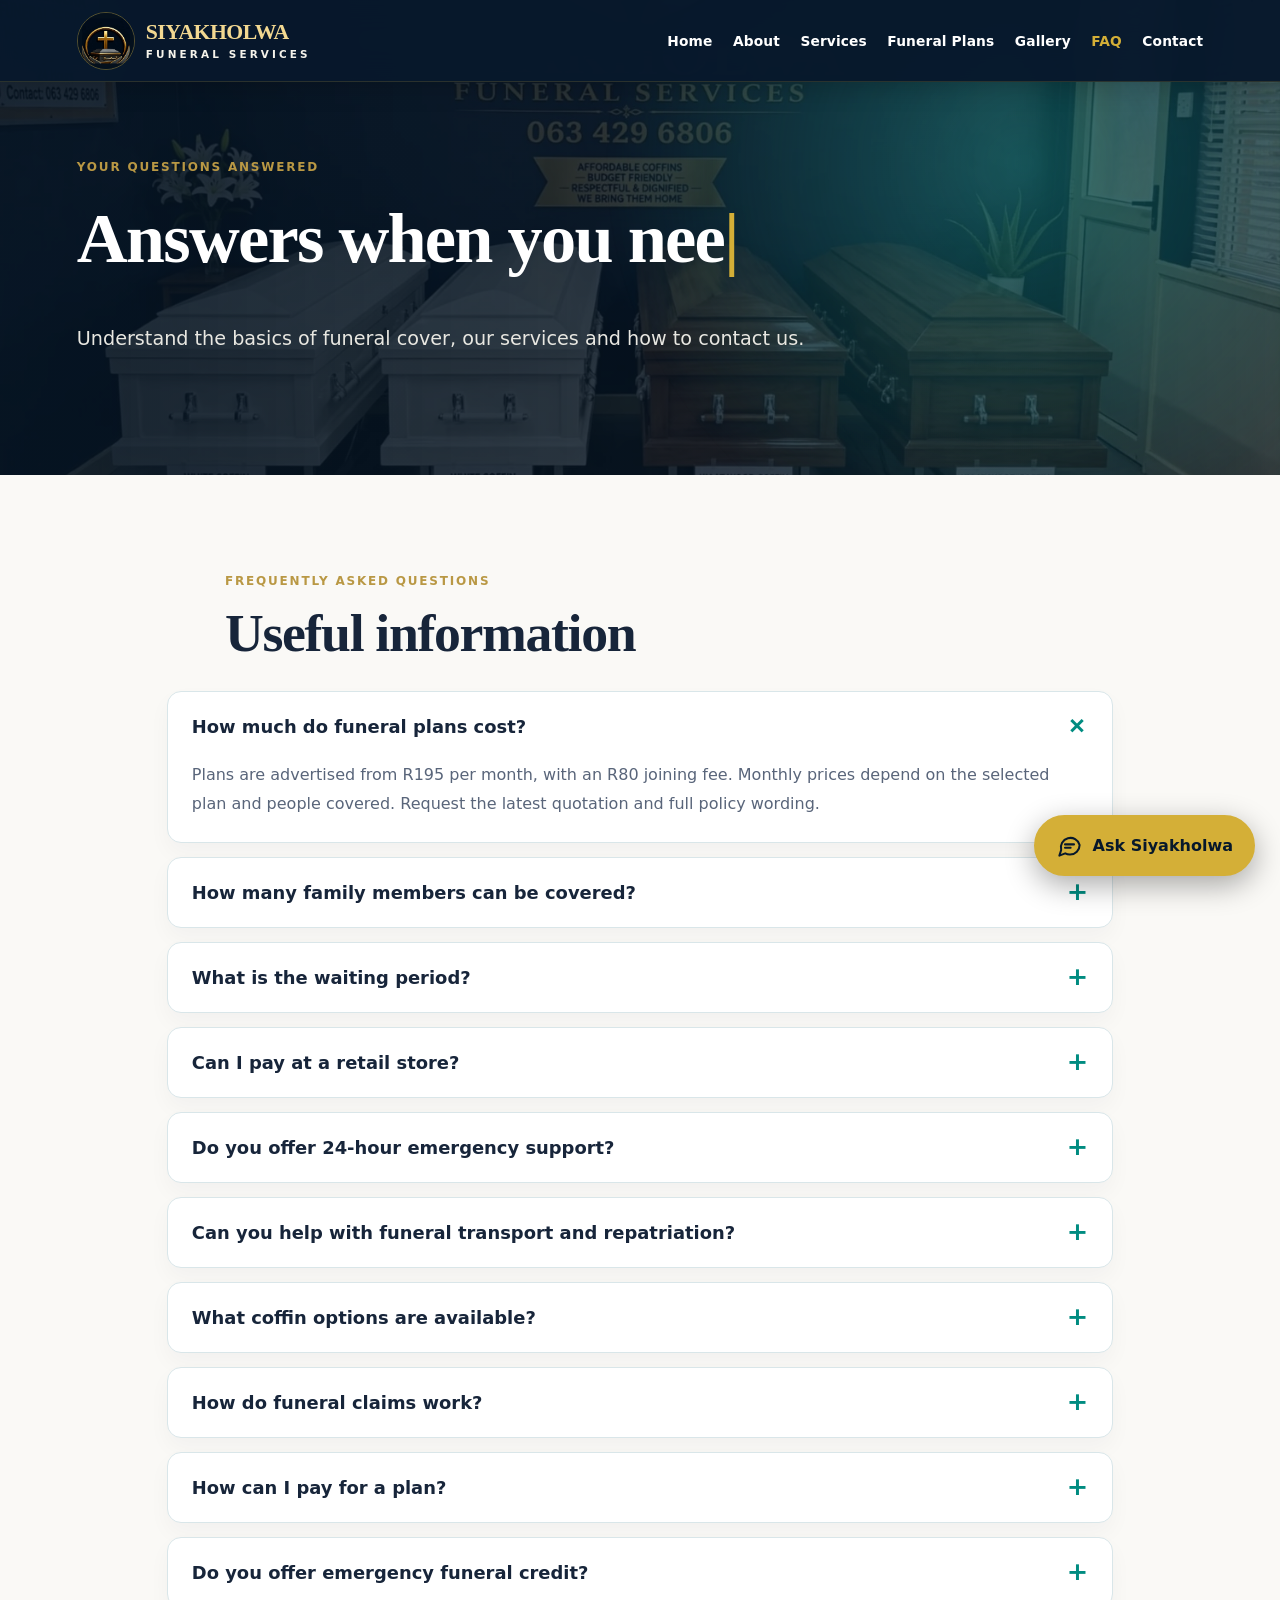
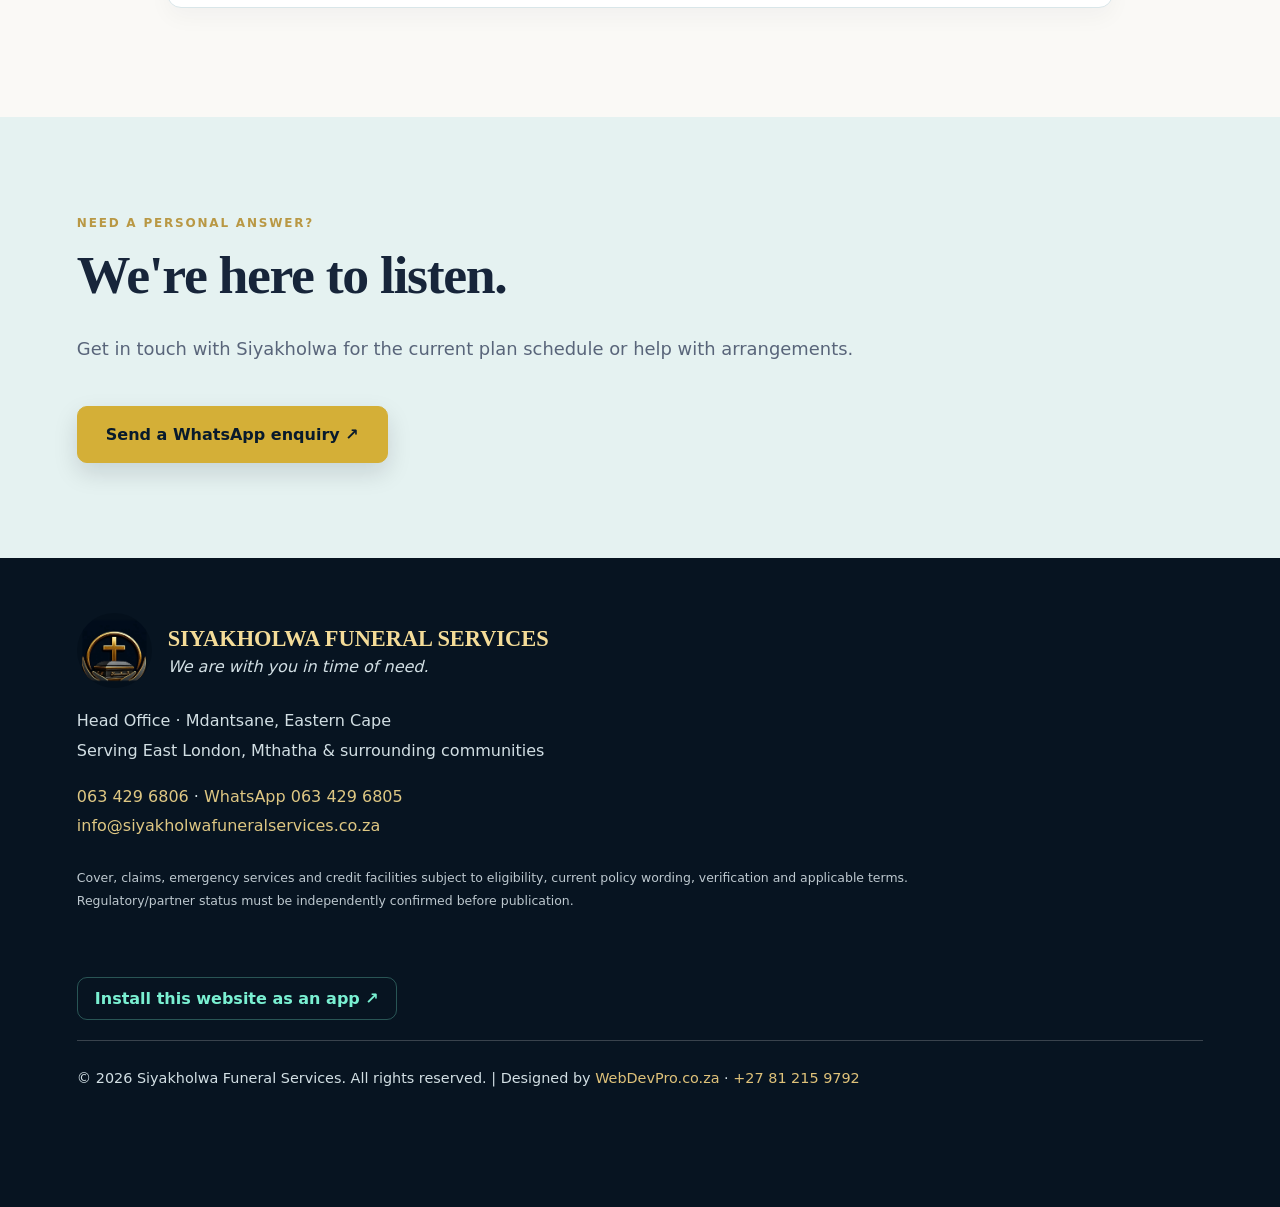
<file: faq.html>
<!DOCTYPE html>

<html lang="en">
<head>
<meta charset="utf-8"/>
<meta content="width=device-width,initial-scale=1" name="viewport"/>
<meta content="#0A1931" name="theme-color"/>
<meta content="Siyakholwa Funeral Services: faq information, funeral cover, caring arrangements and assistance in the Eastern Cape." name="description"/>
<title>Faq | Siyakholwa Funeral Services</title>
<meta content="noindex,nofollow" name="robots"/>
<link href="manifest.webmanifest" rel="manifest"/>
<link href="assets/icon-192.png" rel="icon" sizes="192x192" type="image/png"/>
<link href="assets/icon-180.png" rel="apple-touch-icon"/>
<meta content="yes" name="apple-mobile-web-app-capable"/>
<meta content="black-translucent" name="apple-mobile-web-app-status-bar-style"/>
<meta content="website" property="og:type"/>
<meta content="Faq | Siyakholwa Funeral Services" property="og:title"/>
<meta content="We are with you in time of need. Dignified funeral services, family cover and compassionate assistance in the Eastern Cape." property="og:description"/>
<link href="styles.css" rel="stylesheet"/>
<link href="premium.css" rel="stylesheet"/><link href="brand.css" rel="stylesheet"/>
<script defer="" src="site-config.js"></script>
<script defer="" src="script.js"></script>
<script defer="" src="premium.js"></script>
<script defer="" src="chatbot.js"></script>
<script defer="" src="pwa.js"></script><script defer="" src="brand.js"></script>
<meta content="https://www.siyakholwafuneralservices.co.za/assets/coffin-showroom.webp" property="og:image"/><link href="https://www.siyakholwafuneralservices.co.za/faq.html" rel="canonical"/></head>
<body data-page="faq">
<a class="skip-link" href="#main">Skip to content</a>
<header class="header">
<a aria-label="Siyakholwa Funeral Services home" class="brand" href="index.html"><img alt="Siyakholwa gold cross and caring hands logo" class="brand-mark" src="assets/logo-mark.webp"/><span class="brand-wordmark">SIYAKHOLWA<small>FUNERAL SERVICES</small></span></a>
<button aria-controls="primaryNav" aria-expanded="false" class="menu-btn" id="menuBtn" type="button">Menu <span aria-hidden="true">☰</span></button>
<nav aria-label="Main navigation" id="primaryNav"><a href="index.html">Home</a><a href="about.html">About</a><a href="services.html">Services</a><a href="plans.html">Funeral Plans</a><a href="gallery.html">Gallery</a><a aria-current="page" href="faq.html">FAQ</a><a href="contact.html">Contact</a></nav>
</header>
<div aria-hidden="true" class="scroll-progress" id="scrollProgress"></div>
<main id="main"><section class="inner-hero photo-inner faq-inner"><div class="inner-glow"></div><span class="kicker reveal slide-left">YOUR QUESTIONS ANSWERED</span><h1 class="typewriter" data-text="Answers when you need them">Answers when you need them</h1><p class="reveal slide-up">Understand the basics of funeral cover, our services and how to contact us.</p></section>
<section class="section faq-section"><div class="section-head"><span class="kicker">FREQUENTLY ASKED QUESTIONS</span><h2>Useful information</h2></div><div class="faq-list">
<details open=""><summary>How much do funeral plans cost?</summary><p>Plans are advertised from R195 per month, with an R80 joining fee. Monthly prices depend on the selected plan and people covered. Request the latest quotation and full policy wording.</p></details>
<details><summary>How many family members can be covered?</summary><p>Cover can extend to up to nine people, depending on the selected product, eligibility and policy schedule.</p></details>
<details><summary>What is the waiting period?</summary><p>The supplied summary specifies a six-month standard waiting period and a one-month waiting period for accidental death. Exact definitions, exceptions and qualifying criteria depend on your policy document.</p></details>
<details><summary>Can I pay at a retail store?</summary><p>Advertised payment channels include debit collection, PAY@, Payesy, participating South African retail stores and EFT. Confirm reference numbers and payment instructions directly with our office before paying.</p></details>
<details><summary>Do you offer 24-hour emergency support?</summary><p>Siyakholwa advertises 24/7 emergency ambulance response for eligible active members and body collection assistance. Please confirm service availability and your plan eligibility with our team. In a life-threatening medical emergency, call 112 from a mobile phone or local emergency services immediately.</p></details>
<details><summary>Can you help with funeral transport and repatriation?</summary><p>Our team handles enquiries about hearse and family transport, local arrangements and cross-border repatriation. Availability, quotations and border documentation requirements depend on the destination.</p></details>
<details><summary>What coffin options are available?</summary><p>Our supplied showroom photographs show standard, wood-grain, half-view and premium satin-lined casket styles. Contact us to confirm current stock, finishes and prices.</p></details>
<details><summary>How do funeral claims work?</summary><p>Contact the team with your policy information and required documentation. Claim decisions and payout timeframes are subject to verification, policy terms and the responsible provider's approval. No payout timeframe is guaranteed on this site.</p></details>
<details><summary>How can I pay for a plan?</summary><p>We can explain payment options, including debit collection, PAY@, Payesy, participating retail stores and EFT. Always verify the beneficiary and payment reference before transferring funds.</p></details>
<details><summary>Do you offer emergency funeral credit?</summary><p>Ask about available funeral finance or credit top-ups. All credit applications require an affordability assessment and approval, and are subject to applicable legal disclosures.</p></details>
</div></section><section class="section faq-cta"><span class="kicker">NEED A PERSONAL ANSWER?</span><h2>We're here to listen.</h2><p>Get in touch with Siyakholwa for the current plan schedule or help with arrangements.</p><button class="btn" data-open-chat="" type="button">Send a WhatsApp enquiry ↗</button></section></main>
<footer>
<div class="footer-main"><div class="footer-logo"><img alt="Siyakholwa emblem" src="assets/logo-mark.webp"/><div><strong>SIYAKHOLWA FUNERAL SERVICES</strong><p>We are with you in time of need.</p></div></div><p>Head Office · Mdantsane, Eastern Cape<br/>Serving East London, Mthatha &amp; surrounding communities</p><p><a href="tel:+27634296806">063 429 6806</a> · <a href="https://wa.me/27634296805" rel="noopener" target="_blank">WhatsApp 063 429 6805</a><br/><a href="mailto:info@siyakholwafuneralservices.co.za">info@siyakholwafuneralservices.co.za</a></p><p class="legal-note">Cover, claims, emergency services and credit facilities subject to eligibility, current policy wording, verification and applicable terms. Regulatory/partner status must be independently confirmed before publication.</p></div>
<p class="footer-install"><button data-install="" type="button">Install this website as an app ↗</button></p>
<div class="footer-bottom">© <span id="year"></span> Siyakholwa Funeral Services. All rights reserved. | Designed by <a href="https://webdevpro.co.za" rel="noopener" target="_blank">WebDevPro.co.za</a> · <a href="tel:+27812159792">+27 81 215 9792</a></div>
</footer>
<nav aria-label="Mobile quick navigation" class="mobile-bottom mobile-bottom-pro">
<a class="mobile-nav-item" href="index.html"><span class="mobile-nav-icon-wrap"><svg aria-hidden="true" class="mobile-nav-icon" fill="none" focusable="false" stroke="currentColor" stroke-linecap="round" stroke-linejoin="round" stroke-width="1.8" viewbox="0 0 24 24"><path d="m3 10 9-7 9 7"></path><path d="M5 9v11a1 1 0 0 0 1 1h12a1 1 0 0 0 1-1V9"></path><path d="M9 21v-7h6v7"></path></svg></span><span class="mobile-nav-label">Home</span></a>
<a class="mobile-nav-item" href="services.html"><span class="mobile-nav-icon-wrap"><svg aria-hidden="true" class="mobile-nav-icon" fill="none" focusable="false" stroke="currentColor" stroke-linecap="round" stroke-linejoin="round" stroke-width="1.8" viewbox="0 0 24 24"><rect height="7" rx="1.6" width="7" x="3" y="3"></rect><rect height="7" rx="1.6" width="7" x="14" y="3"></rect><rect height="7" rx="1.6" width="7" x="3" y="14"></rect><path d="M17.5 14v7m-3.5-3.5h7"></path></svg></span><span class="mobile-nav-label">Services</span></a>
<button aria-controls="chatPanel" aria-label="Open 24/7 assistance" class="mobile-nav-item mobile-nav-chat" data-open-chat="" type="button"><span class="mobile-nav-icon-wrap mobile-nav-chat-icon"><svg aria-hidden="true" class="mobile-nav-icon" fill="none" focusable="false" stroke="currentColor" stroke-linecap="round" stroke-linejoin="round" stroke-width="1.8" viewbox="0 0 24 24"><path d="M20.5 11.6a8.4 8.4 0 0 1-8.6 8.3 9.5 9.5 0 0 1-4.2-.9L3 21l1.7-4.7A8.4 8.4 0 1 1 20.5 11.6Z"></path><path d="M8.1 10.2h7.8M8.1 13.8h5.2"></path></svg><span aria-hidden="true" class="mobile-nav-live"></span></span><span class="mobile-nav-label">Chat</span></button>
<a class="mobile-nav-item" href="contact.html"><span class="mobile-nav-icon-wrap"><svg aria-hidden="true" class="mobile-nav-icon" fill="none" focusable="false" stroke="currentColor" stroke-linecap="round" stroke-linejoin="round" stroke-width="1.8" viewbox="0 0 24 24"><rect height="14" rx="2.6" width="18" x="3" y="5"></rect><path d="m4 7 8 6 8-6"></path></svg></span><span class="mobile-nav-label">Contact</span></a>
<button aria-label="Install this website as an app" class="mobile-nav-item" id="installHelp" type="button"><span class="mobile-nav-icon-wrap"><svg aria-hidden="true" class="mobile-nav-icon" fill="none" focusable="false" stroke="currentColor" stroke-linecap="round" stroke-linejoin="round" stroke-width="1.8" viewbox="0 0 24 24"><rect height="19" rx="2.3" width="11" x="6.5" y="2.5"></rect><path d="M12 7v7m-3-3 3 3 3-3"></path><path d="M10 18h4"></path></svg></span><span class="mobile-nav-label">Install</span></button>
</nav>
<dialog aria-labelledby="installTitle" id="installDialog">
<h2 id="installTitle">Install this website</h2>
<p>Install Siyakholwa Funeral Services as an app where supported. On iPhone use Safari → Share → Add to Home Screen.</p>
<p id="installStatus" role="status"></p>
<button hidden="" id="installNow" type="button">Install app</button>
<button id="closeDialog" type="button">Close</button>
</dialog>
<button aria-controls="chatPanel" aria-expanded="false" aria-haspopup="dialog" aria-label="Open 24/7 enquiry assistant" class="chat-launcher" id="chatLauncher" type="button">
<svg aria-hidden="true" fill="none" height="27" stroke="currentColor" stroke-linecap="round" stroke-linejoin="round" stroke-width="1.8" viewbox="0 0 24 24" width="27"><path d="M21 11.5a8.5 8.5 0 0 1-8.5 8.5 9 9 0 0 1-4.3-1L3 21l1.6-5A8.5 8.5 0 1 1 21 11.5Z"></path><path d="M8 11h8M8 14h5"></path></svg>
<span class="chat-launcher-label">Ask Siyakholwa</span>
</button>
<section aria-label="24/7 automated enquiry assistant" aria-modal="false" class="chat-panel" hidden="" id="chatPanel" role="dialog">
<div class="chat-top"><div aria-hidden="true" class="chat-avatar">✦</div><div class="chat-heading"><strong id="chatCompany">Siyakholwa Funeral Services</strong><span><i aria-hidden="true" class="online-dot"></i> 24/7 automated assistance</span></div><button aria-label="Close enquiry assistant" class="chat-close" id="chatClose" type="button">×</button></div>
<div aria-live="polite" class="chat-progress" id="chatProgress">Welcome</div>
<div aria-live="polite" aria-relevant="additions text" class="chat-transcript" id="chatTranscript"></div>
<div class="chat-compose"><div id="chatControls"></div><p class="chat-status" hidden="" id="chatStatus" role="status"></p><p class="chat-footnote">We prepare your message; you confirm sending it in WhatsApp.</p></div>
</section>
</body>
</html>
</file>
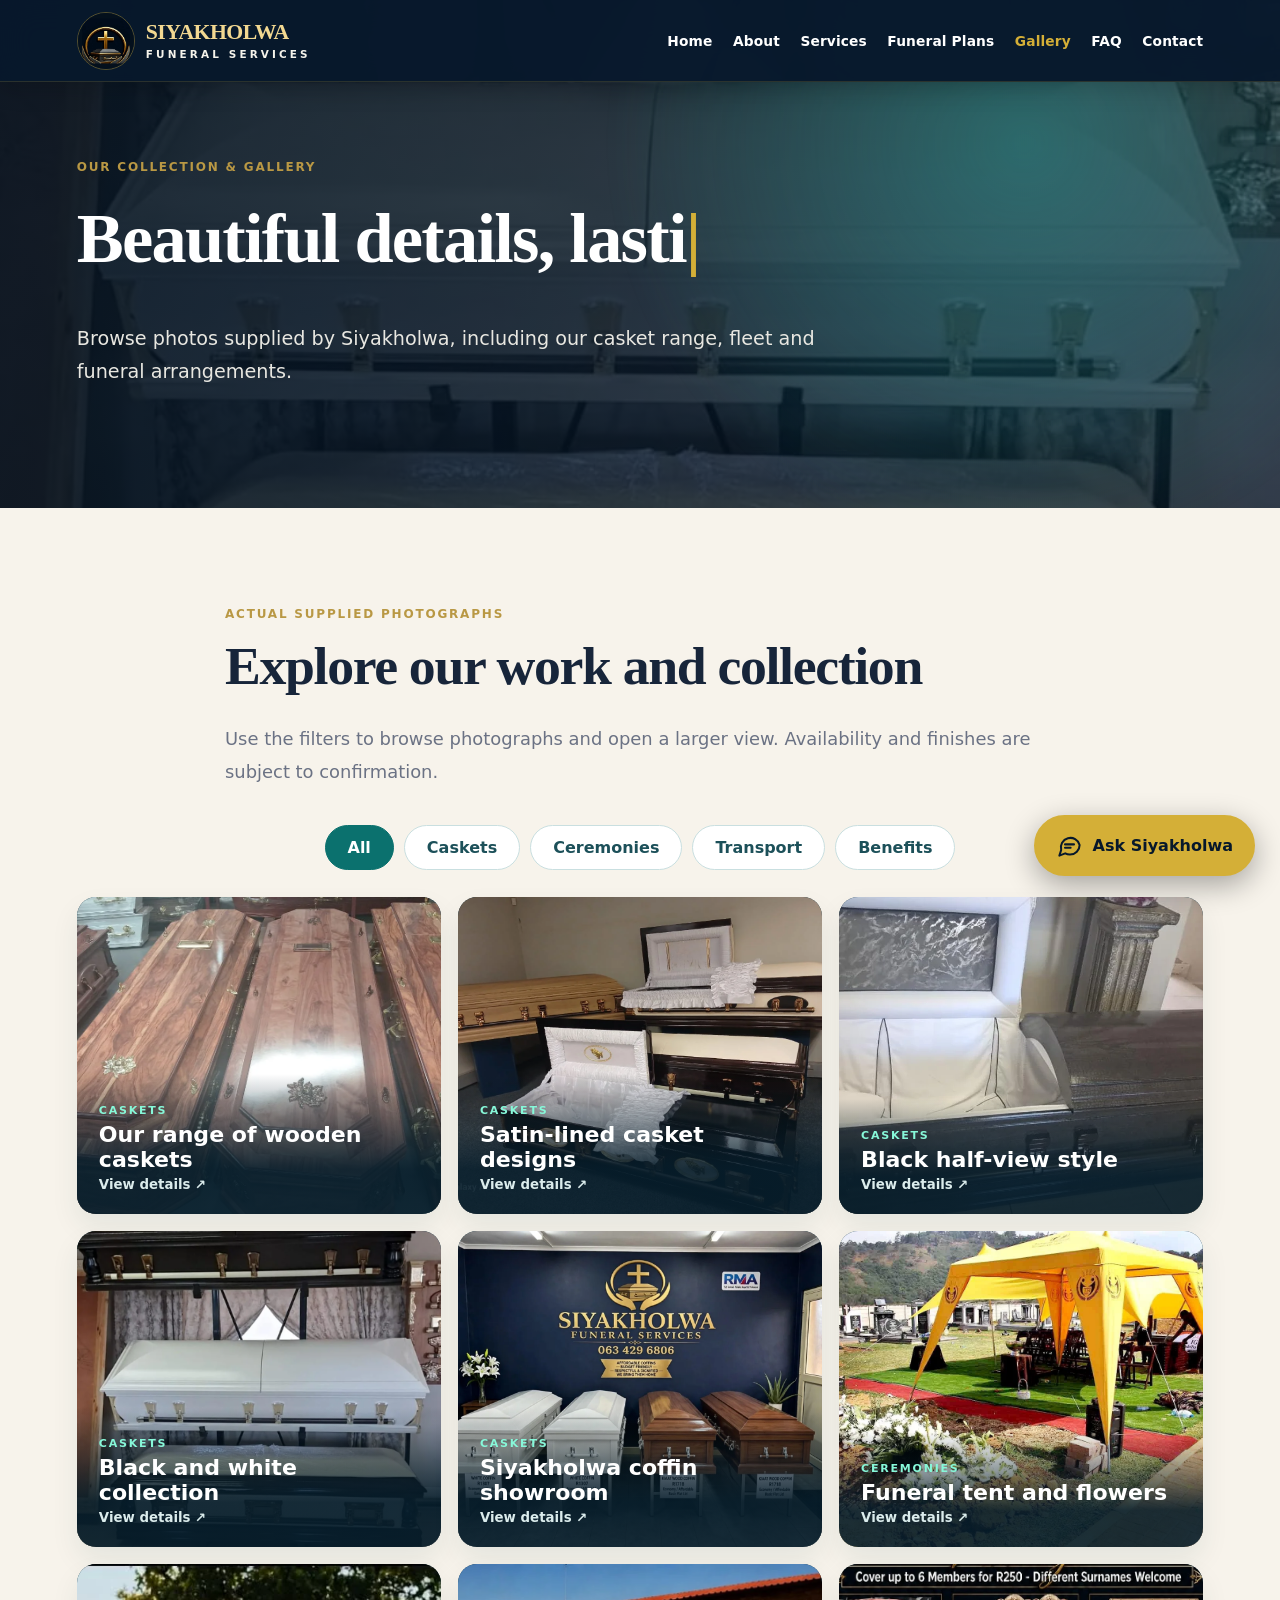
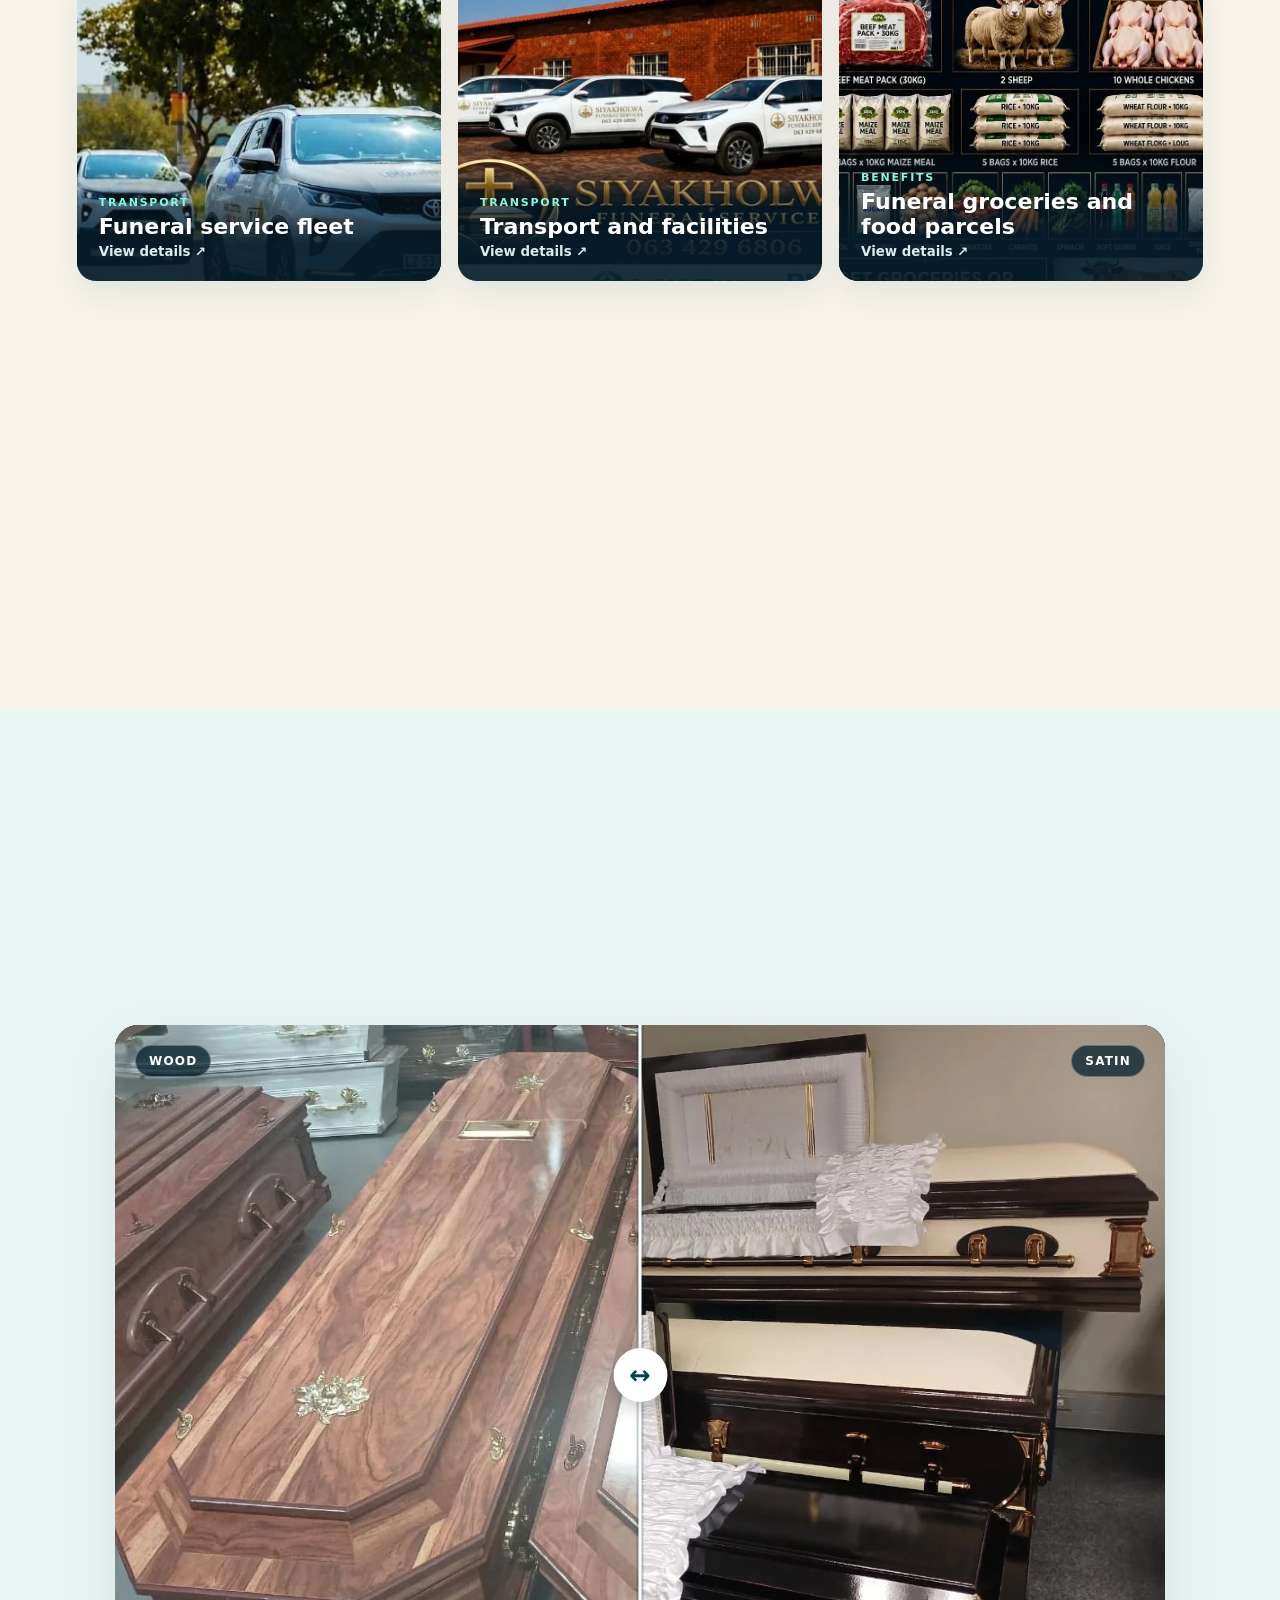
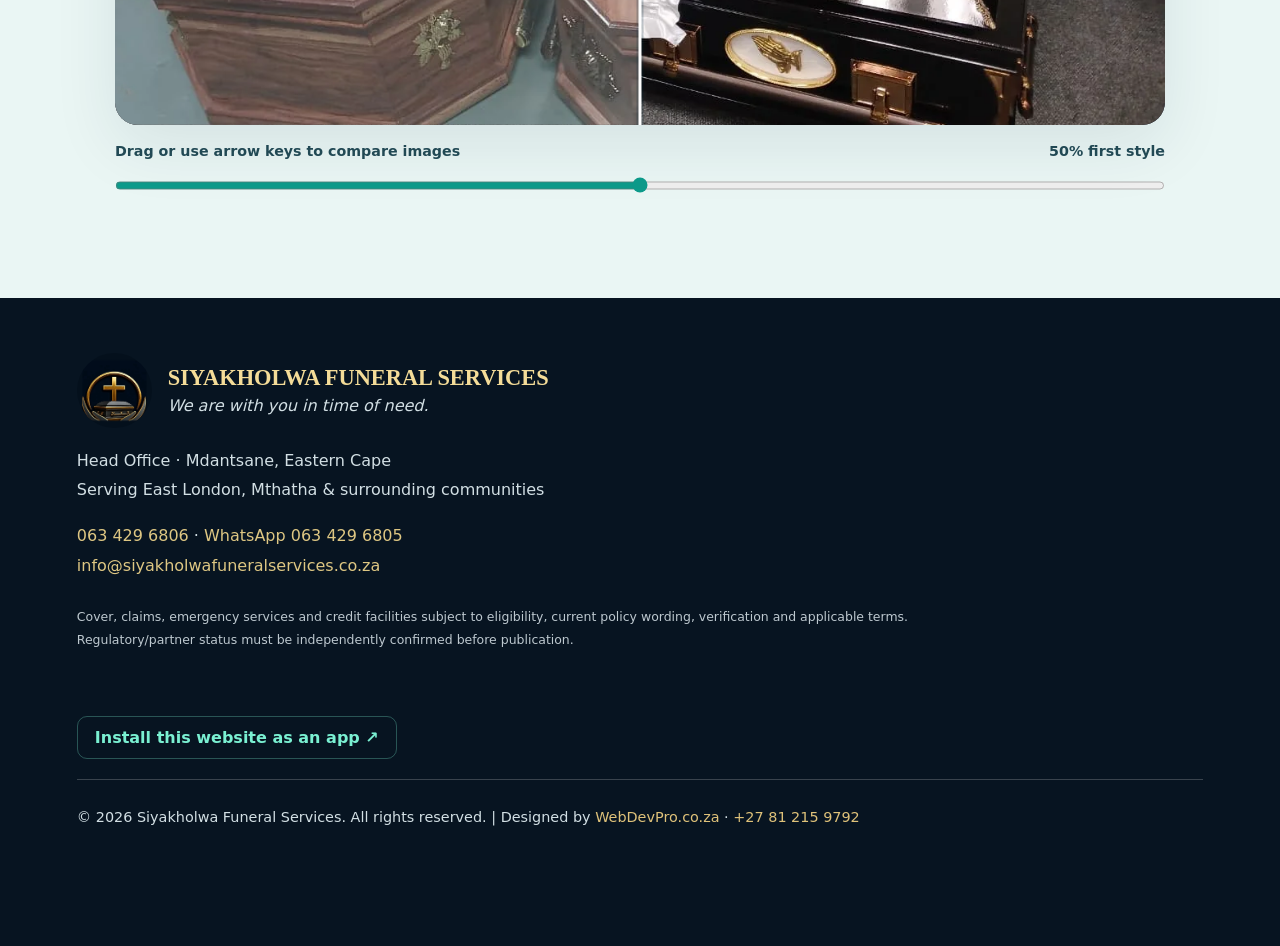
<file: gallery.html>
<!DOCTYPE html>

<html lang="en">
<head>
<meta charset="utf-8"/>
<meta content="width=device-width,initial-scale=1" name="viewport"/>
<meta content="#0A1931" name="theme-color"/>
<meta content="Siyakholwa Funeral Services: gallery information, funeral cover, caring arrangements and assistance in the Eastern Cape." name="description"/>
<title>Gallery | Siyakholwa Funeral Services</title>
<meta content="noindex,nofollow" name="robots"/>
<link href="manifest.webmanifest" rel="manifest"/>
<link href="assets/icon-192.png" rel="icon" sizes="192x192" type="image/png"/>
<link href="assets/icon-180.png" rel="apple-touch-icon"/>
<meta content="yes" name="apple-mobile-web-app-capable"/>
<meta content="black-translucent" name="apple-mobile-web-app-status-bar-style"/>
<meta content="website" property="og:type"/>
<meta content="Gallery | Siyakholwa Funeral Services" property="og:title"/>
<meta content="We are with you in time of need. Dignified funeral services, family cover and compassionate assistance in the Eastern Cape." property="og:description"/>
<link href="styles.css" rel="stylesheet"/>
<link href="premium.css" rel="stylesheet"/><link href="brand.css" rel="stylesheet"/>
<script defer="" src="site-config.js"></script>
<script defer="" src="script.js"></script>
<script defer="" src="premium.js"></script>
<script defer="" src="chatbot.js"></script>
<script defer="" src="pwa.js"></script><script defer="" src="brand.js"></script>
<meta content="https://www.siyakholwafuneralservices.co.za/assets/coffin-showroom.webp" property="og:image"/><link href="https://www.siyakholwafuneralservices.co.za/gallery.html" rel="canonical"/></head>
<body data-page="gallery">
<a class="skip-link" href="#main">Skip to content</a>
<header class="header">
<a aria-label="Siyakholwa Funeral Services home" class="brand" href="index.html"><img alt="Siyakholwa gold cross and caring hands logo" class="brand-mark" src="assets/logo-mark.webp"/><span class="brand-wordmark">SIYAKHOLWA<small>FUNERAL SERVICES</small></span></a>
<button aria-controls="primaryNav" aria-expanded="false" class="menu-btn" id="menuBtn" type="button">Menu <span aria-hidden="true">☰</span></button>
<nav aria-label="Main navigation" id="primaryNav"><a href="index.html">Home</a><a href="about.html">About</a><a href="services.html">Services</a><a href="plans.html">Funeral Plans</a><a aria-current="page" href="gallery.html">Gallery</a><a href="faq.html">FAQ</a><a href="contact.html">Contact</a></nav>
</header>
<div aria-hidden="true" class="scroll-progress" id="scrollProgress"></div>
<main id="main"><section class="inner-hero photo-inner gallery-inner"><div class="inner-glow"></div><span class="kicker reveal slide-left">OUR COLLECTION &amp; GALLERY</span><h1 class="typewriter" data-text="Beautiful details, lasting respect">Beautiful details, lasting respect</h1><p class="reveal slide-up">Browse photos supplied by Siyakholwa, including our casket range, fleet and funeral arrangements.</p></section>
<section class="section premium-portfolio" id="portfolio"><div class="section-head reveal slide-up"><span class="kicker">ACTUAL SUPPLIED PHOTOGRAPHS</span><h2>Explore our work and collection</h2><p>Use the filters to browse photographs and open a larger view. Availability and finishes are subject to confirmation.</p></div><div aria-label="Filter gallery" class="filter-row" id="projectFilters" role="group"></div><div class="project-grid" id="projectList"></div></section>
<section class="section comparison-section"><div class="section-head reveal slide-up"><span class="kicker">INTERACTIVE STYLE COMPARISON</span><h2 id="compareTitle">Compare two casket styles</h2><p id="compareCaption">Move the slider to compare two different casket photographs. This is a product-style comparison, not a before-and-after transformation.</p></div><div class="compare-widget" id="beforeAfter" style="--compare:50%"><img alt="Satin-lined coffin" class="compare-after" height="800" id="afterImage" loading="lazy" src="assets/coffin-premium.webp" width="1200"/><div class="compare-before-clip"><img alt="Traditional wood-grain caskets" height="800" id="beforeImage" loading="lazy" src="assets/coffin-wood.webp" width="1200"/></div><span class="compare-label before-tag">WOOD</span><span class="compare-label after-tag">SATIN</span><div aria-hidden="true" class="compare-line"><span>↔</span></div></div><label class="compare-input-label" for="compareRange">Drag or use arrow keys to compare images <output for="compareRange" id="compareValue">50% before</output></label><input aria-label="Percentage of before image revealed" class="compare-range" id="compareRange" max="100" min="0" step="1" type="range" value="50"/></section>
<dialog aria-labelledby="projectDialogTitle" class="project-dialog" id="projectDialog"><div class="project-dialog-inner"><button aria-label="Close project view" class="lightbox-close" id="projectDialogClose" type="button">×</button><img alt="Project illustration" height="800" id="projectFullImage" width="1200"/><div class="project-dialog-caption"><h2 id="projectDialogTitle">Project</h2><p id="projectDialogDescription"></p><div class="project-dialog-controls"><button id="projectPrev" type="button">← Previous</button><button id="projectNext" type="button">Next →</button></div></div></div></dialog></main>
<footer>
<div class="footer-main"><div class="footer-logo"><img alt="Siyakholwa emblem" src="assets/logo-mark.webp"/><div><strong>SIYAKHOLWA FUNERAL SERVICES</strong><p>We are with you in time of need.</p></div></div><p>Head Office · Mdantsane, Eastern Cape<br/>Serving East London, Mthatha &amp; surrounding communities</p><p><a href="tel:+27634296806">063 429 6806</a> · <a href="https://wa.me/27634296805" rel="noopener" target="_blank">WhatsApp 063 429 6805</a><br/><a href="mailto:info@siyakholwafuneralservices.co.za">info@siyakholwafuneralservices.co.za</a></p><p class="legal-note">Cover, claims, emergency services and credit facilities subject to eligibility, current policy wording, verification and applicable terms. Regulatory/partner status must be independently confirmed before publication.</p></div>
<p class="footer-install"><button data-install="" type="button">Install this website as an app ↗</button></p>
<div class="footer-bottom">© <span id="year"></span> Siyakholwa Funeral Services. All rights reserved. | Designed by <a href="https://webdevpro.co.za" rel="noopener" target="_blank">WebDevPro.co.za</a> · <a href="tel:+27812159792">+27 81 215 9792</a></div>
</footer>
<nav aria-label="Mobile quick navigation" class="mobile-bottom mobile-bottom-pro">
<a class="mobile-nav-item" href="index.html"><span class="mobile-nav-icon-wrap"><svg aria-hidden="true" class="mobile-nav-icon" fill="none" focusable="false" stroke="currentColor" stroke-linecap="round" stroke-linejoin="round" stroke-width="1.8" viewbox="0 0 24 24"><path d="m3 10 9-7 9 7"></path><path d="M5 9v11a1 1 0 0 0 1 1h12a1 1 0 0 0 1-1V9"></path><path d="M9 21v-7h6v7"></path></svg></span><span class="mobile-nav-label">Home</span></a>
<a class="mobile-nav-item" href="services.html"><span class="mobile-nav-icon-wrap"><svg aria-hidden="true" class="mobile-nav-icon" fill="none" focusable="false" stroke="currentColor" stroke-linecap="round" stroke-linejoin="round" stroke-width="1.8" viewbox="0 0 24 24"><rect height="7" rx="1.6" width="7" x="3" y="3"></rect><rect height="7" rx="1.6" width="7" x="14" y="3"></rect><rect height="7" rx="1.6" width="7" x="3" y="14"></rect><path d="M17.5 14v7m-3.5-3.5h7"></path></svg></span><span class="mobile-nav-label">Services</span></a>
<button aria-controls="chatPanel" aria-label="Open 24/7 assistance" class="mobile-nav-item mobile-nav-chat" data-open-chat="" type="button"><span class="mobile-nav-icon-wrap mobile-nav-chat-icon"><svg aria-hidden="true" class="mobile-nav-icon" fill="none" focusable="false" stroke="currentColor" stroke-linecap="round" stroke-linejoin="round" stroke-width="1.8" viewbox="0 0 24 24"><path d="M20.5 11.6a8.4 8.4 0 0 1-8.6 8.3 9.5 9.5 0 0 1-4.2-.9L3 21l1.7-4.7A8.4 8.4 0 1 1 20.5 11.6Z"></path><path d="M8.1 10.2h7.8M8.1 13.8h5.2"></path></svg><span aria-hidden="true" class="mobile-nav-live"></span></span><span class="mobile-nav-label">Chat</span></button>
<a class="mobile-nav-item" href="contact.html"><span class="mobile-nav-icon-wrap"><svg aria-hidden="true" class="mobile-nav-icon" fill="none" focusable="false" stroke="currentColor" stroke-linecap="round" stroke-linejoin="round" stroke-width="1.8" viewbox="0 0 24 24"><rect height="14" rx="2.6" width="18" x="3" y="5"></rect><path d="m4 7 8 6 8-6"></path></svg></span><span class="mobile-nav-label">Contact</span></a>
<button aria-label="Install this website as an app" class="mobile-nav-item" id="installHelp" type="button"><span class="mobile-nav-icon-wrap"><svg aria-hidden="true" class="mobile-nav-icon" fill="none" focusable="false" stroke="currentColor" stroke-linecap="round" stroke-linejoin="round" stroke-width="1.8" viewbox="0 0 24 24"><rect height="19" rx="2.3" width="11" x="6.5" y="2.5"></rect><path d="M12 7v7m-3-3 3 3 3-3"></path><path d="M10 18h4"></path></svg></span><span class="mobile-nav-label">Install</span></button>
</nav>
<dialog aria-labelledby="installTitle" id="installDialog">
<h2 id="installTitle">Install this website</h2>
<p>Install Siyakholwa Funeral Services as an app where supported. On iPhone use Safari → Share → Add to Home Screen.</p>
<p id="installStatus" role="status"></p>
<button hidden="" id="installNow" type="button">Install app</button>
<button id="closeDialog" type="button">Close</button>
</dialog>
<button aria-controls="chatPanel" aria-expanded="false" aria-haspopup="dialog" aria-label="Open 24/7 enquiry assistant" class="chat-launcher" id="chatLauncher" type="button">
<svg aria-hidden="true" fill="none" height="27" stroke="currentColor" stroke-linecap="round" stroke-linejoin="round" stroke-width="1.8" viewbox="0 0 24 24" width="27"><path d="M21 11.5a8.5 8.5 0 0 1-8.5 8.5 9 9 0 0 1-4.3-1L3 21l1.6-5A8.5 8.5 0 1 1 21 11.5Z"></path><path d="M8 11h8M8 14h5"></path></svg>
<span class="chat-launcher-label">Ask Siyakholwa</span>
</button>
<section aria-label="24/7 automated enquiry assistant" aria-modal="false" class="chat-panel" hidden="" id="chatPanel" role="dialog">
<div class="chat-top"><div aria-hidden="true" class="chat-avatar">✦</div><div class="chat-heading"><strong id="chatCompany">Siyakholwa Funeral Services</strong><span><i aria-hidden="true" class="online-dot"></i> 24/7 automated assistance</span></div><button aria-label="Close enquiry assistant" class="chat-close" id="chatClose" type="button">×</button></div>
<div aria-live="polite" class="chat-progress" id="chatProgress">Welcome</div>
<div aria-live="polite" aria-relevant="additions text" class="chat-transcript" id="chatTranscript"></div>
<div class="chat-compose"><div id="chatControls"></div><p class="chat-status" hidden="" id="chatStatus" role="status"></p><p class="chat-footnote">We prepare your message; you confirm sending it in WhatsApp.</p></div>
</section>
</body>
</html>
</file>
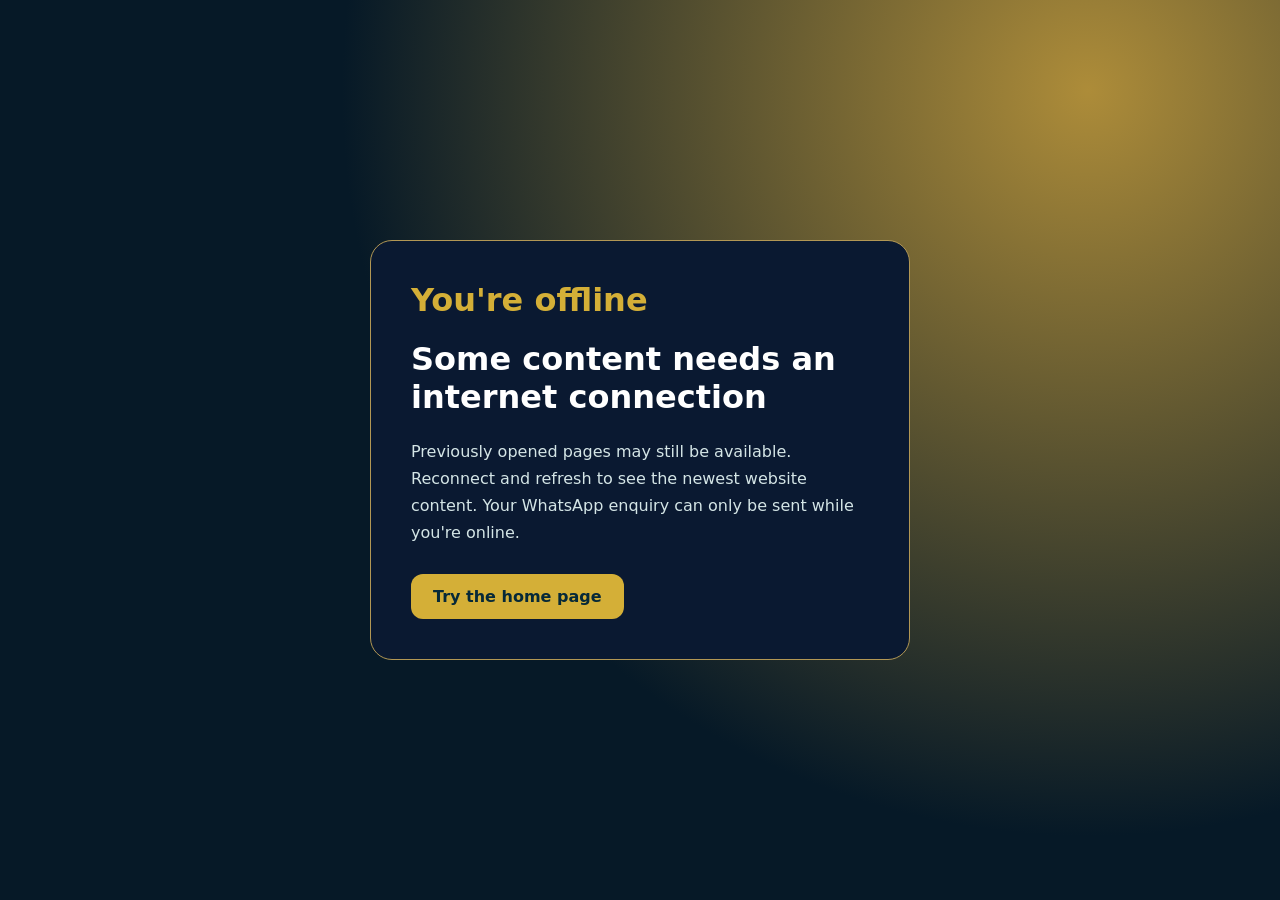
<file: offline.html>
<!doctype html><html lang="en"><head><meta charset="utf-8"><meta name="viewport" content="width=device-width,initial-scale=1"><meta name="theme-color" content="#081d2c"><title>Offline | Siyakholwa Funeral Services</title><style>:root{color-scheme:dark}*{box-sizing:border-box}body{margin:0;min-height:100vh;display:grid;place-items:center;padding:24px;background:radial-gradient(circle at 85% 10%,#ad8c39,#061927 55%);font-family:system-ui,sans-serif;color:white}.card{max-width:540px;border:1px solid #b29754;border-radius:22px;padding:40px;background:#0a1931}b{font-size:2rem;color:#d4af37}p{line-height:1.7;color:#d4e5e6}a{display:inline-block;background:#d4af37;color:#062938;padding:13px 22px;border-radius:12px;font-weight:800;text-decoration:none;margin-top:12px}a:focus-visible{outline:3px solid white}</style></head><body><main class="card"><b>You're offline</b><h1>Some content needs an internet connection</h1><p>Previously opened pages may still be available. Reconnect and refresh to see the newest website content. Your WhatsApp enquiry can only be sent while you're online.</p><a href="./index.html">Try the home page</a></main></body></html>
</file>
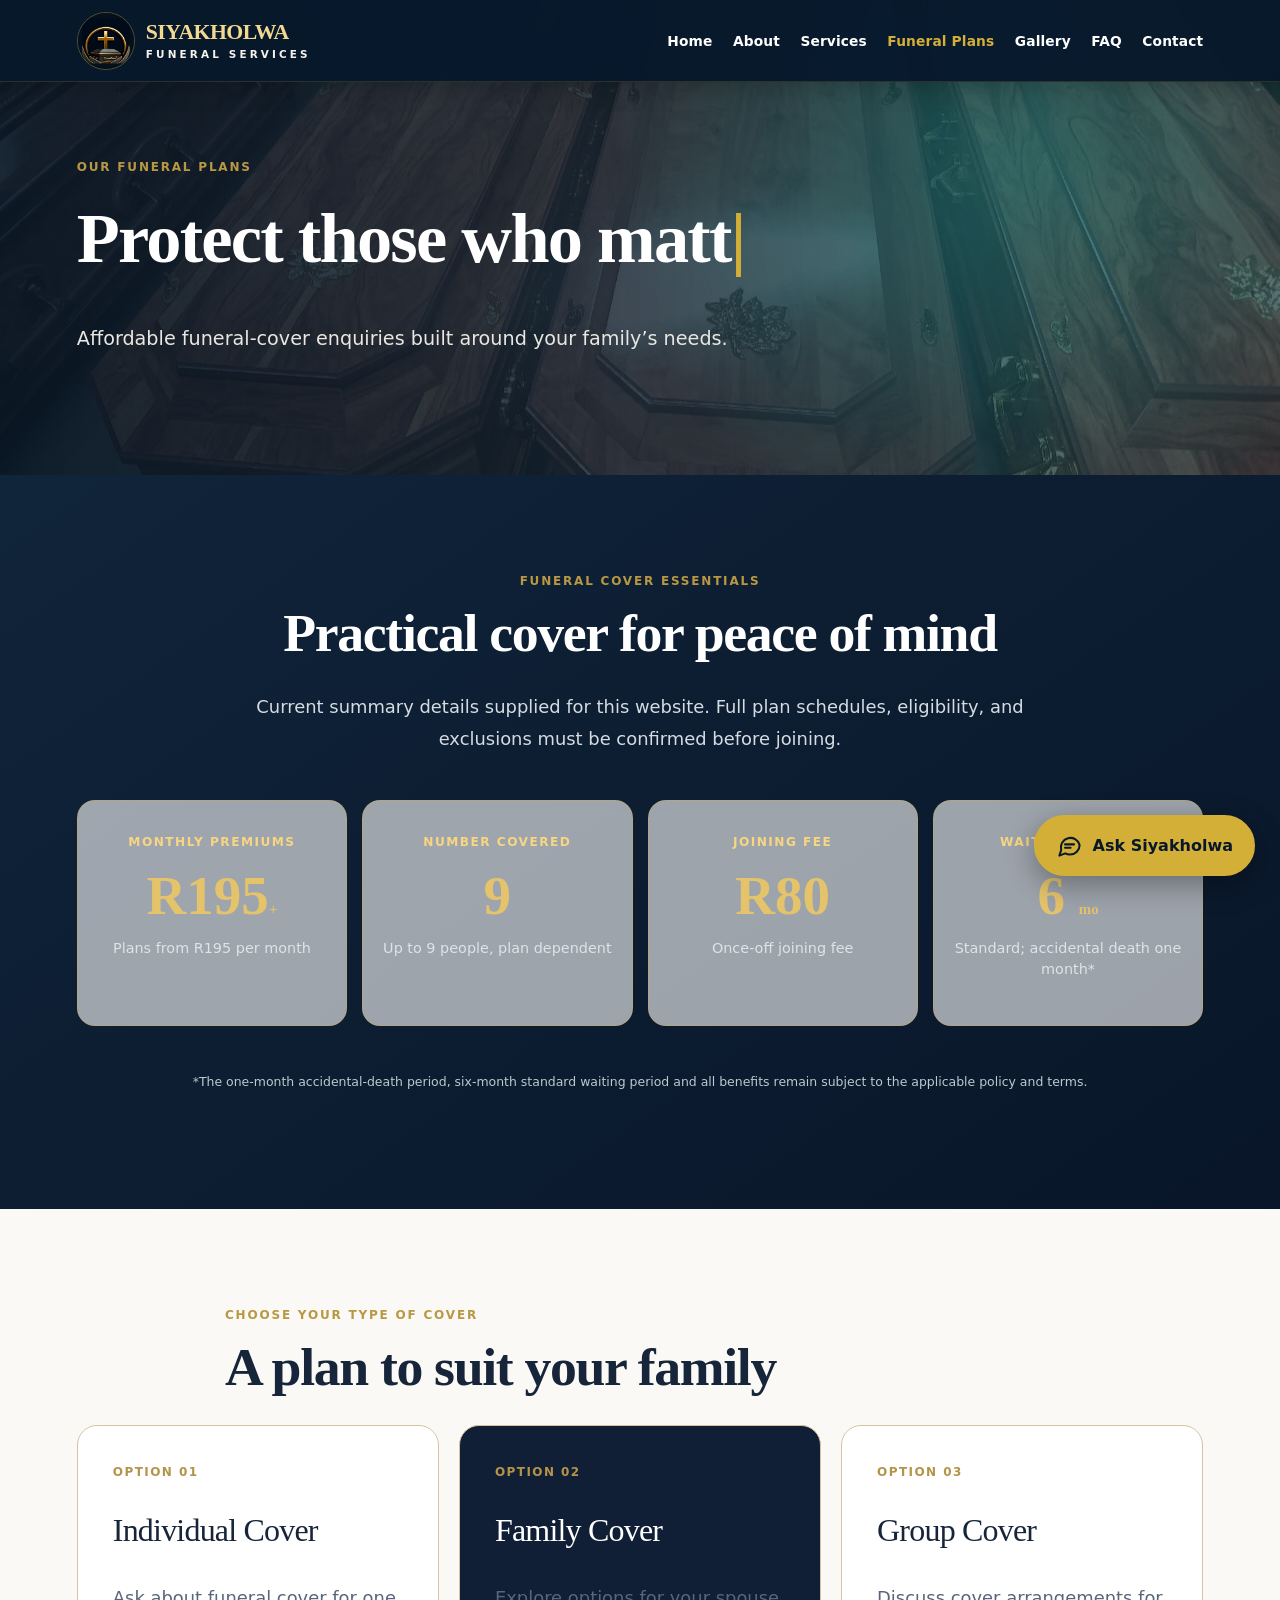
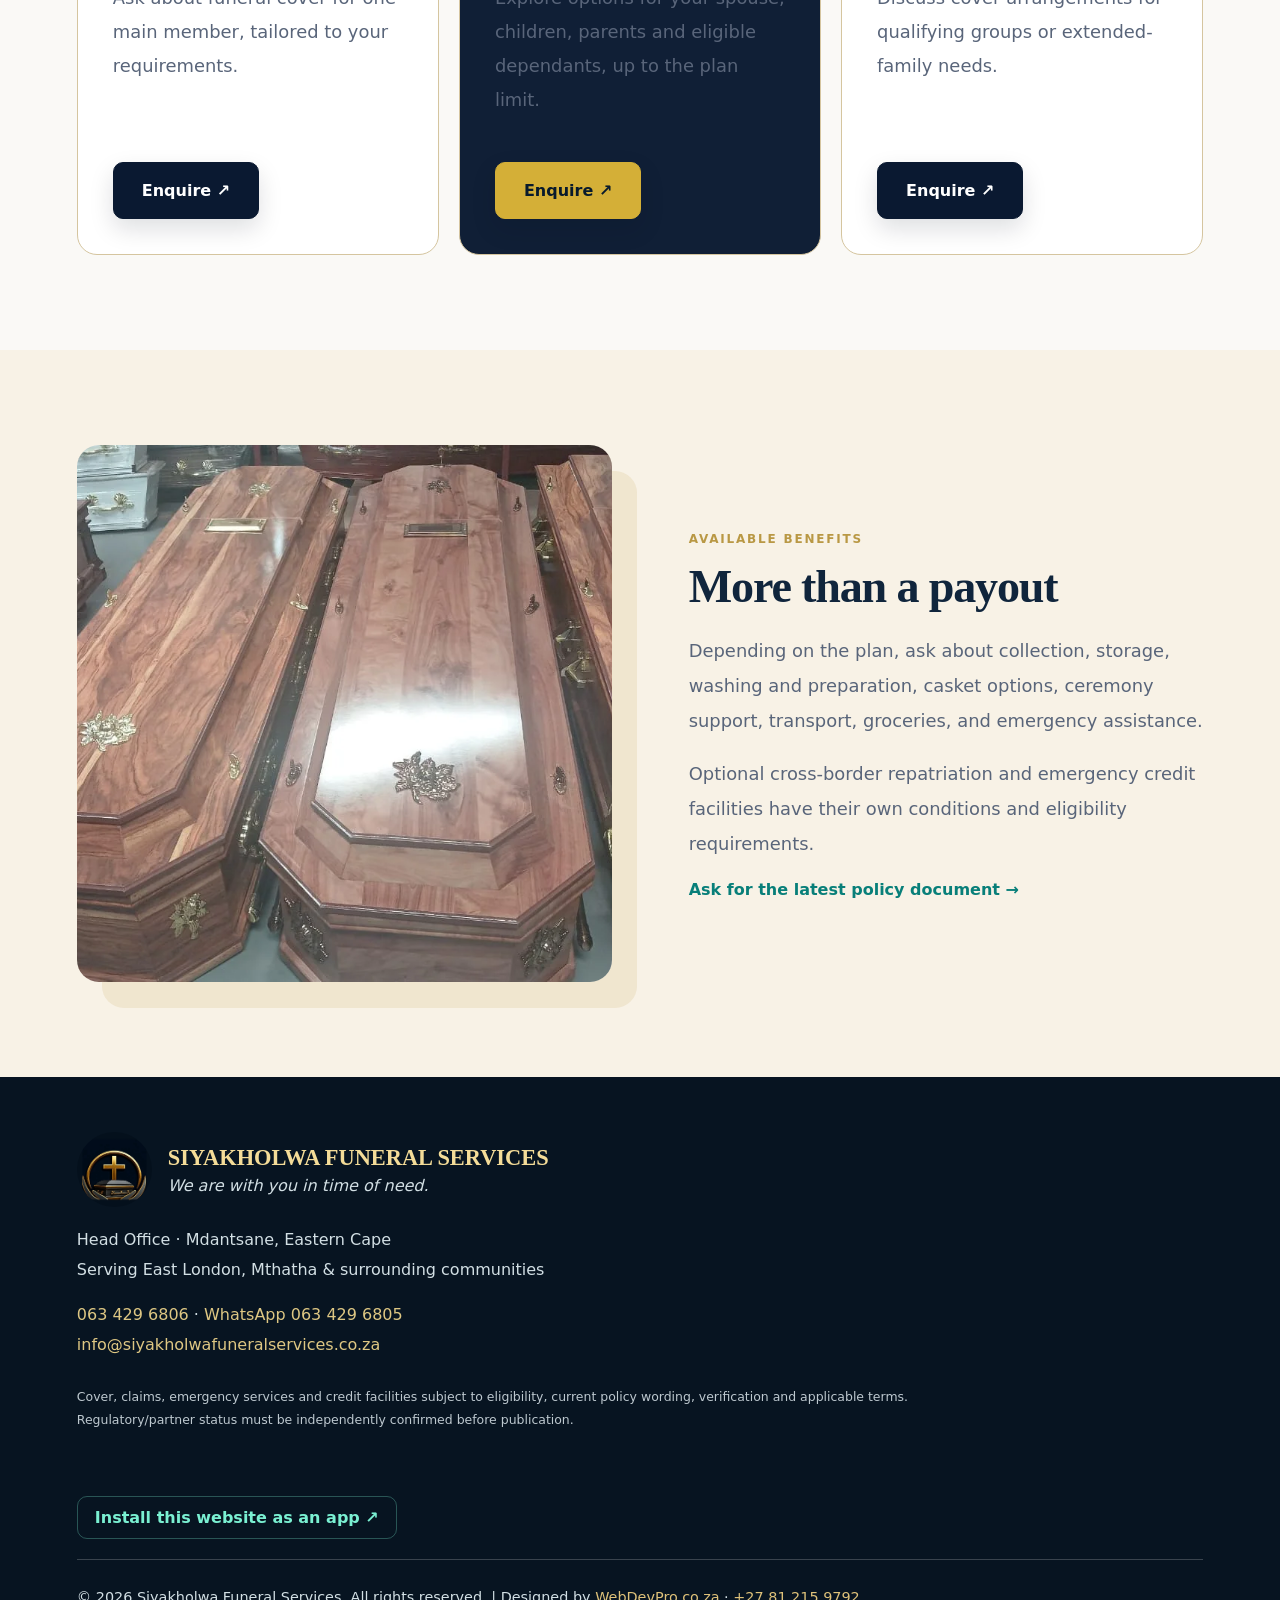
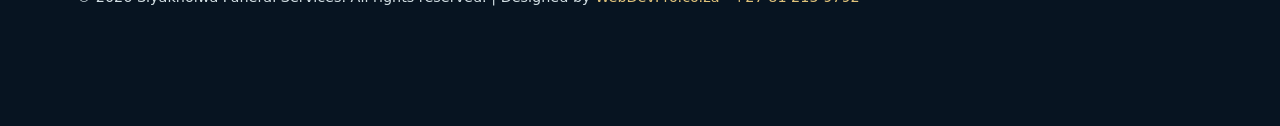
<file: plans.html>
<!DOCTYPE html>

<html lang="en">
<head>
<meta charset="utf-8"/>
<meta content="width=device-width,initial-scale=1" name="viewport"/>
<meta content="#0A1931" name="theme-color"/>
<meta content="Funeral cover plans from R195/month, R80 joining fee, up to nine people. See Siyakholwa funeral plans and waiting period summary." name="description"/>
<title>Funeral Plans | Siyakholwa Funeral Services</title>
<meta content="noindex,nofollow" name="robots"/>
<link href="manifest.webmanifest" rel="manifest"/>
<link href="assets/icon-192.png" rel="icon" sizes="192x192" type="image/png"/>
<link href="assets/icon-180.png" rel="apple-touch-icon"/>
<meta content="yes" name="apple-mobile-web-app-capable"/>
<meta content="black-translucent" name="apple-mobile-web-app-status-bar-style"/>
<meta content="website" property="og:type"/>
<meta content="Plans | Siyakholwa Funeral Services" property="og:title"/>
<meta content="We are with you in time of need. Dignified funeral services, family cover and compassionate assistance in the Eastern Cape." property="og:description"/>
<link href="styles.css" rel="stylesheet"/>
<link href="premium.css" rel="stylesheet"/><link href="brand.css" rel="stylesheet"/>
<script defer="" src="site-config.js"></script>
<script defer="" src="script.js"></script>
<script defer="" src="premium.js"></script>
<script defer="" src="chatbot.js"></script>
<script defer="" src="pwa.js"></script><script defer="" src="brand.js"></script>
<meta content="https://www.siyakholwafuneralservices.co.za/assets/coffin-showroom.webp" property="og:image"/><link href="https://www.siyakholwafuneralservices.co.za/plans.html" rel="canonical"/></head>
<body data-page="services">
<a class="skip-link" href="#main">Skip to content</a>
<header class="header">
<a aria-label="Siyakholwa Funeral Services home" class="brand" href="index.html"><img alt="Siyakholwa gold cross and caring hands logo" class="brand-mark" src="assets/logo-mark.webp"/><span class="brand-wordmark">SIYAKHOLWA<small>FUNERAL SERVICES</small></span></a>
<button aria-controls="primaryNav" aria-expanded="false" class="menu-btn" id="menuBtn" type="button">Menu <span aria-hidden="true">☰</span></button>
<nav aria-label="Main navigation" id="primaryNav"><a href="index.html">Home</a><a href="about.html">About</a><a href="services.html">Services</a><a aria-current="page" href="plans.html">Funeral Plans</a><a href="gallery.html">Gallery</a><a href="faq.html">FAQ</a><a href="contact.html">Contact</a></nav>
</header>
<div aria-hidden="true" class="scroll-progress" id="scrollProgress"></div>
<main id="main"><section class="inner-hero photo-inner plans-inner"><div class="inner-glow"></div><span class="kicker reveal slide-left">OUR FUNERAL PLANS</span><h1 class="typewriter" data-text="Protect those who matter most">Protect those who matter most</h1><p class="reveal slide-up">Affordable funeral-cover enquiries built around your family’s needs.</p></section>
<section class="section plans-highlight"><div class="section-head reveal slide-up"><span class="kicker">FUNERAL COVER ESSENTIALS</span><h2>Practical cover for peace of mind</h2><p>Current summary details supplied for this website. Full plan schedules, eligibility, and exclusions must be confirmed before joining.</p></div><div class="plan-facts"><article class="plan-fact"><span>MONTHLY PREMIUMS</span><strong>R195<small>+</small></strong><p>Plans from R195 per month</p></article><article class="plan-fact"><span>NUMBER COVERED</span><strong>9</strong><p>Up to 9 people, plan dependent</p></article><article class="plan-fact"><span>JOINING FEE</span><strong>R80</strong><p>Once-off joining fee</p></article><article class="plan-fact"><span>WAITING PERIOD</span><strong>6 <small>mo</small></strong><p>Standard; accidental death one month*</p></article></div><p class="legal-note">*The one-month accidental-death period, six-month standard waiting period and all benefits remain subject to the applicable policy and terms.</p></section>
<section class="section"><div class="section-head reveal slide-left"><span class="kicker">CHOOSE YOUR TYPE OF COVER</span><h2 class="typewriter reveal-title" data-text="A plan to suit your family">A plan to suit your family</h2></div><div class="plan-choice-grid"><article class="plan-choice reveal slide-up"><span class="small-index">OPTION 01</span><h3>Individual Cover</h3><p>Ask about funeral cover for one main member, tailored to your requirements.</p><button class="btn dark-btn" data-open-chat="">Enquire ↗</button></article><article class="plan-choice featured reveal slide-up"><span class="small-index">OPTION 02</span><h3>Family Cover</h3><p>Explore options for your spouse, children, parents and eligible dependants, up to the plan limit.</p><button class="btn" data-open-chat="">Enquire ↗</button></article><article class="plan-choice reveal slide-up"><span class="small-index">OPTION 03</span><h3>Group Cover</h3><p>Discuss cover arrangements for qualifying groups or extended-family needs.</p><button class="btn dark-btn" data-open-chat="">Enquire ↗</button></article></div></section>
<section class="section editorial-feature"><div class="welcome-grid"><div class="welcome-photo"><img alt="Traditional wooden casket options" loading="lazy" src="assets/coffin-wood.webp"/></div><div class="welcome-details"><span class="kicker">AVAILABLE BENEFITS</span><h2>More than a payout</h2><p>Depending on the plan, ask about collection, storage, washing and preparation, casket options, ceremony support, transport, groceries, and emergency assistance.</p><p>Optional cross-border repatriation and emergency credit facilities have their own conditions and eligibility requirements.</p><a class="text-link" href="contact.html">Ask for the latest policy document →</a></div></div></section></main>
<footer>
<div class="footer-main"><div class="footer-logo"><img alt="Siyakholwa emblem" src="assets/logo-mark.webp"/><div><strong>SIYAKHOLWA FUNERAL SERVICES</strong><p>We are with you in time of need.</p></div></div><p>Head Office · Mdantsane, Eastern Cape<br/>Serving East London, Mthatha &amp; surrounding communities</p><p><a href="tel:+27634296806">063 429 6806</a> · <a href="https://wa.me/27634296805" rel="noopener" target="_blank">WhatsApp 063 429 6805</a><br/><a href="mailto:info@siyakholwafuneralservices.co.za">info@siyakholwafuneralservices.co.za</a></p><p class="legal-note">Cover, claims, emergency services and credit facilities subject to eligibility, current policy wording, verification and applicable terms. Regulatory/partner status must be independently confirmed before publication.</p></div>
<p class="footer-install"><button data-install="" type="button">Install this website as an app ↗</button></p>
<div class="footer-bottom">© <span id="year"></span> Siyakholwa Funeral Services. All rights reserved. | Designed by <a href="https://webdevpro.co.za" rel="noopener" target="_blank">WebDevPro.co.za</a> · <a href="tel:+27812159792">+27 81 215 9792</a></div>
</footer>
<nav aria-label="Mobile quick navigation" class="mobile-bottom mobile-bottom-pro">
<a class="mobile-nav-item" href="index.html"><span class="mobile-nav-icon-wrap"><svg aria-hidden="true" class="mobile-nav-icon" fill="none" focusable="false" stroke="currentColor" stroke-linecap="round" stroke-linejoin="round" stroke-width="1.8" viewbox="0 0 24 24"><path d="m3 10 9-7 9 7"></path><path d="M5 9v11a1 1 0 0 0 1 1h12a1 1 0 0 0 1-1V9"></path><path d="M9 21v-7h6v7"></path></svg></span><span class="mobile-nav-label">Home</span></a>
<a aria-current="page" class="mobile-nav-item" href="services.html"><span class="mobile-nav-icon-wrap"><svg aria-hidden="true" class="mobile-nav-icon" fill="none" focusable="false" stroke="currentColor" stroke-linecap="round" stroke-linejoin="round" stroke-width="1.8" viewbox="0 0 24 24"><rect height="7" rx="1.6" width="7" x="3" y="3"></rect><rect height="7" rx="1.6" width="7" x="14" y="3"></rect><rect height="7" rx="1.6" width="7" x="3" y="14"></rect><path d="M17.5 14v7m-3.5-3.5h7"></path></svg></span><span class="mobile-nav-label">Services</span></a>
<button aria-controls="chatPanel" aria-label="Open 24/7 assistance" class="mobile-nav-item mobile-nav-chat" data-open-chat="" type="button"><span class="mobile-nav-icon-wrap mobile-nav-chat-icon"><svg aria-hidden="true" class="mobile-nav-icon" fill="none" focusable="false" stroke="currentColor" stroke-linecap="round" stroke-linejoin="round" stroke-width="1.8" viewbox="0 0 24 24"><path d="M20.5 11.6a8.4 8.4 0 0 1-8.6 8.3 9.5 9.5 0 0 1-4.2-.9L3 21l1.7-4.7A8.4 8.4 0 1 1 20.5 11.6Z"></path><path d="M8.1 10.2h7.8M8.1 13.8h5.2"></path></svg><span aria-hidden="true" class="mobile-nav-live"></span></span><span class="mobile-nav-label">Chat</span></button>
<a class="mobile-nav-item" href="contact.html"><span class="mobile-nav-icon-wrap"><svg aria-hidden="true" class="mobile-nav-icon" fill="none" focusable="false" stroke="currentColor" stroke-linecap="round" stroke-linejoin="round" stroke-width="1.8" viewbox="0 0 24 24"><rect height="14" rx="2.6" width="18" x="3" y="5"></rect><path d="m4 7 8 6 8-6"></path></svg></span><span class="mobile-nav-label">Contact</span></a>
<button aria-label="Install this website as an app" class="mobile-nav-item" id="installHelp" type="button"><span class="mobile-nav-icon-wrap"><svg aria-hidden="true" class="mobile-nav-icon" fill="none" focusable="false" stroke="currentColor" stroke-linecap="round" stroke-linejoin="round" stroke-width="1.8" viewbox="0 0 24 24"><rect height="19" rx="2.3" width="11" x="6.5" y="2.5"></rect><path d="M12 7v7m-3-3 3 3 3-3"></path><path d="M10 18h4"></path></svg></span><span class="mobile-nav-label">Install</span></button>
</nav>
<dialog aria-labelledby="installTitle" id="installDialog">
<h2 id="installTitle">Install this website</h2>
<p>Install Siyakholwa Funeral Services as an app where supported. On iPhone use Safari → Share → Add to Home Screen.</p>
<p id="installStatus" role="status"></p>
<button hidden="" id="installNow" type="button">Install app</button>
<button id="closeDialog" type="button">Close</button>
</dialog>
<button aria-controls="chatPanel" aria-expanded="false" aria-haspopup="dialog" aria-label="Open 24/7 enquiry assistant" class="chat-launcher" id="chatLauncher" type="button">
<svg aria-hidden="true" fill="none" height="27" stroke="currentColor" stroke-linecap="round" stroke-linejoin="round" stroke-width="1.8" viewbox="0 0 24 24" width="27"><path d="M21 11.5a8.5 8.5 0 0 1-8.5 8.5 9 9 0 0 1-4.3-1L3 21l1.6-5A8.5 8.5 0 1 1 21 11.5Z"></path><path d="M8 11h8M8 14h5"></path></svg>
<span class="chat-launcher-label">Ask Siyakholwa</span>
</button>
<section aria-label="24/7 automated enquiry assistant" aria-modal="false" class="chat-panel" hidden="" id="chatPanel" role="dialog">
<div class="chat-top"><div aria-hidden="true" class="chat-avatar">✦</div><div class="chat-heading"><strong id="chatCompany">Siyakholwa Funeral Services</strong><span><i aria-hidden="true" class="online-dot"></i> 24/7 automated assistance</span></div><button aria-label="Close enquiry assistant" class="chat-close" id="chatClose" type="button">×</button></div>
<div aria-live="polite" class="chat-progress" id="chatProgress">Welcome</div>
<div aria-live="polite" aria-relevant="additions text" class="chat-transcript" id="chatTranscript"></div>
<div class="chat-compose"><div id="chatControls"></div><p class="chat-status" hidden="" id="chatStatus" role="status"></p><p class="chat-footnote">We prepare your message; you confirm sending it in WhatsApp.</p></div>
</section>
</body>
</html>
</file>
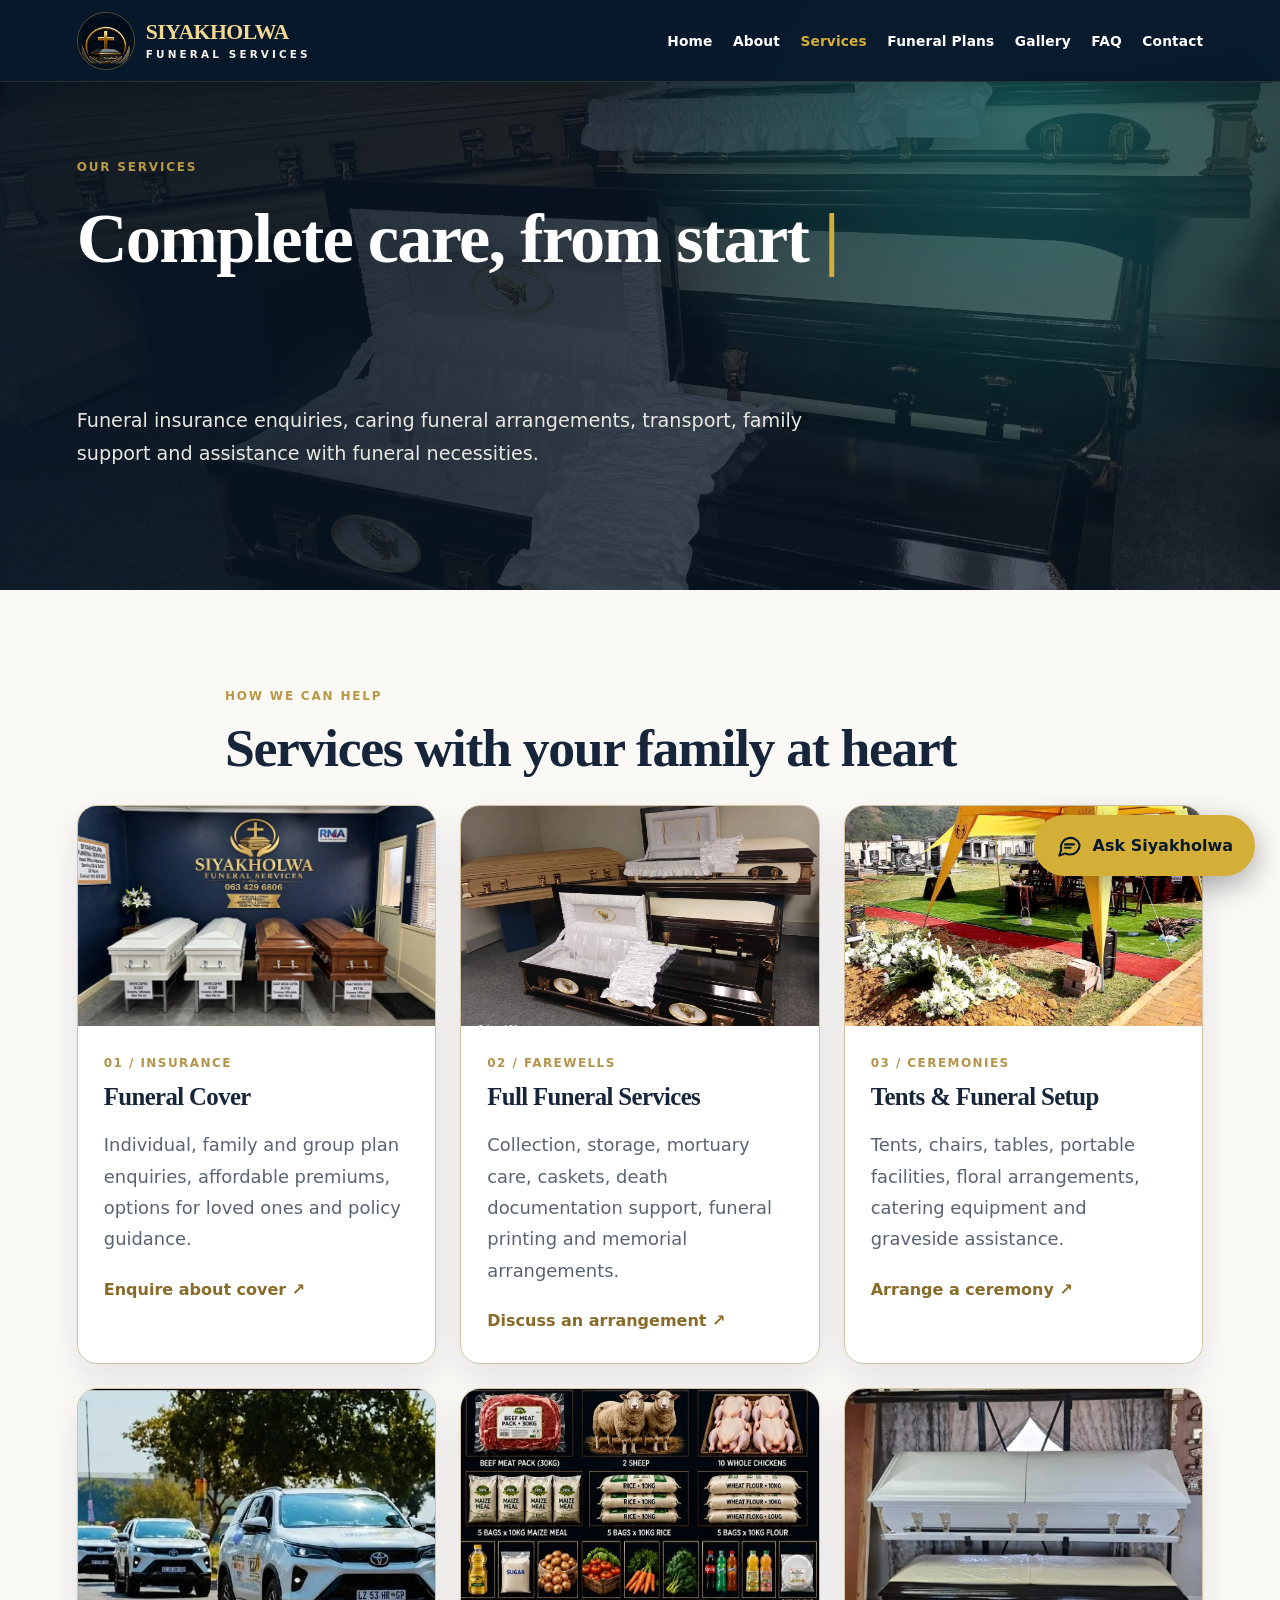
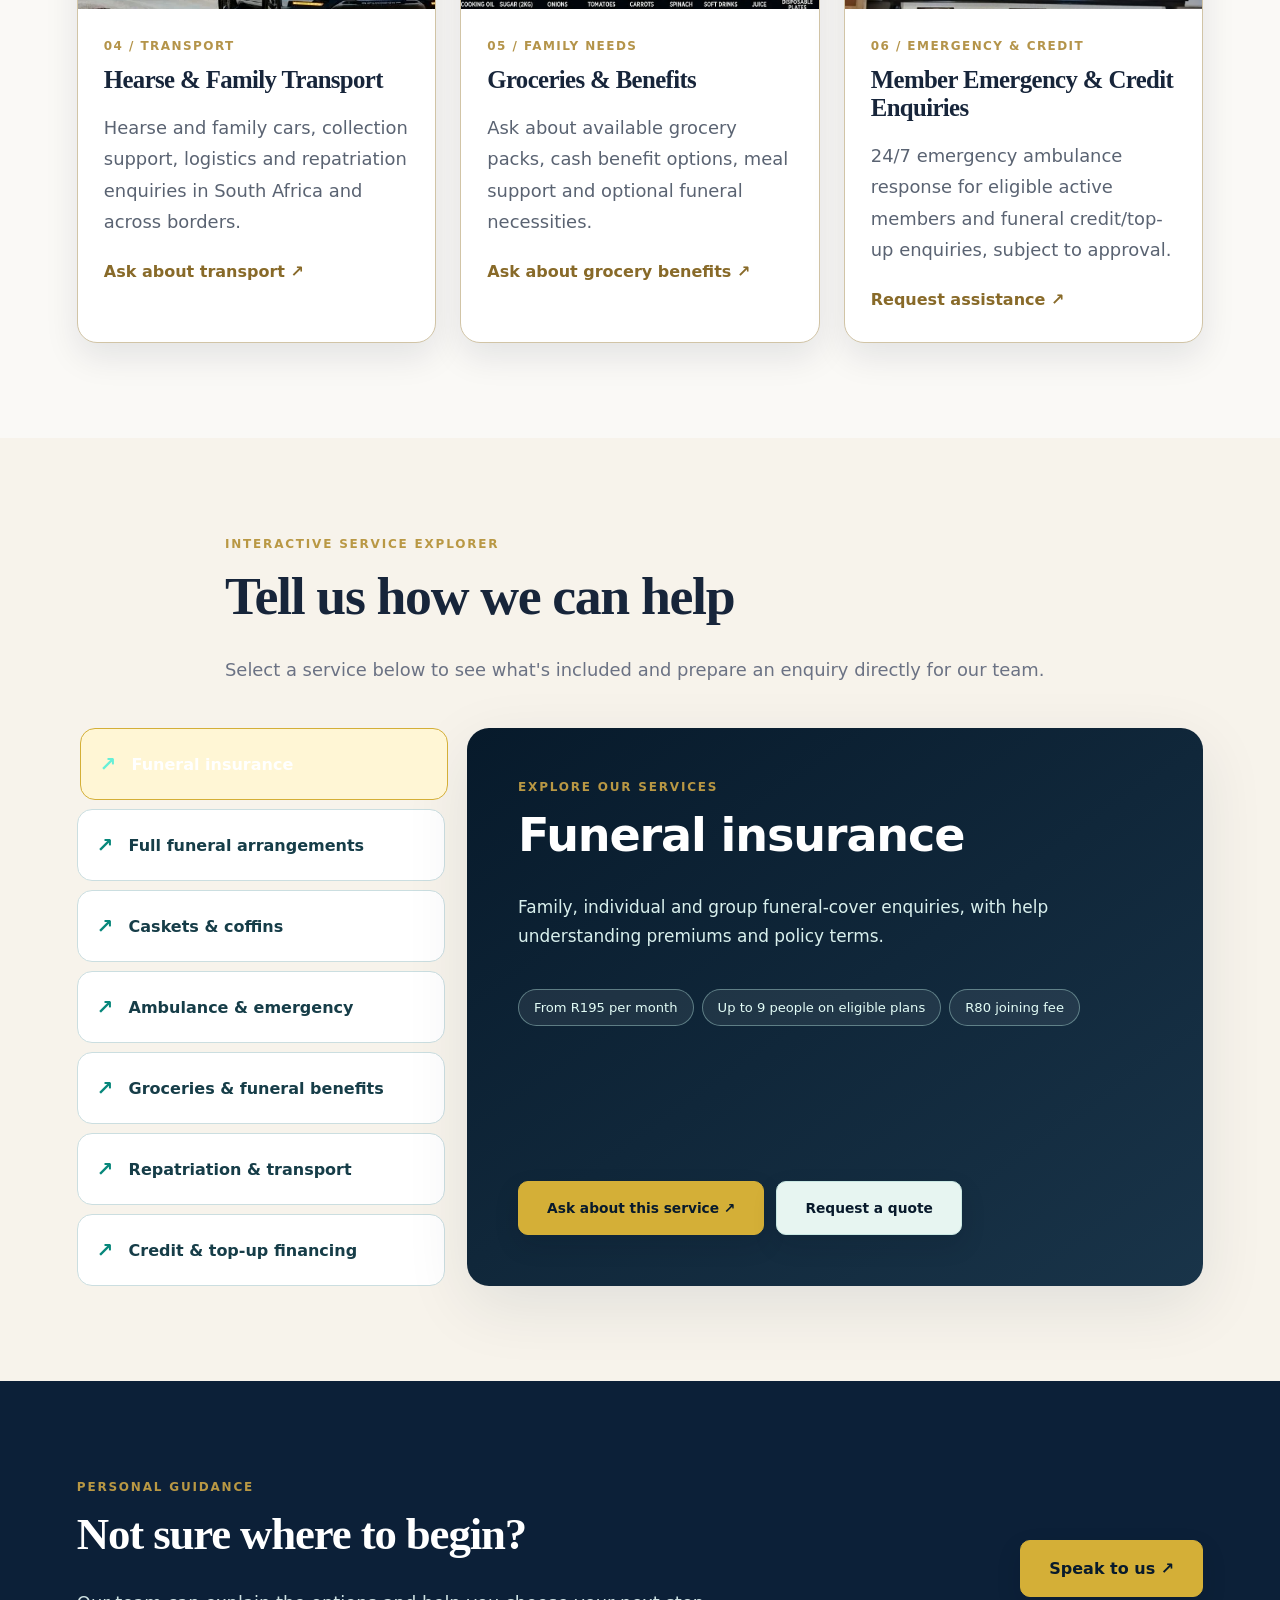
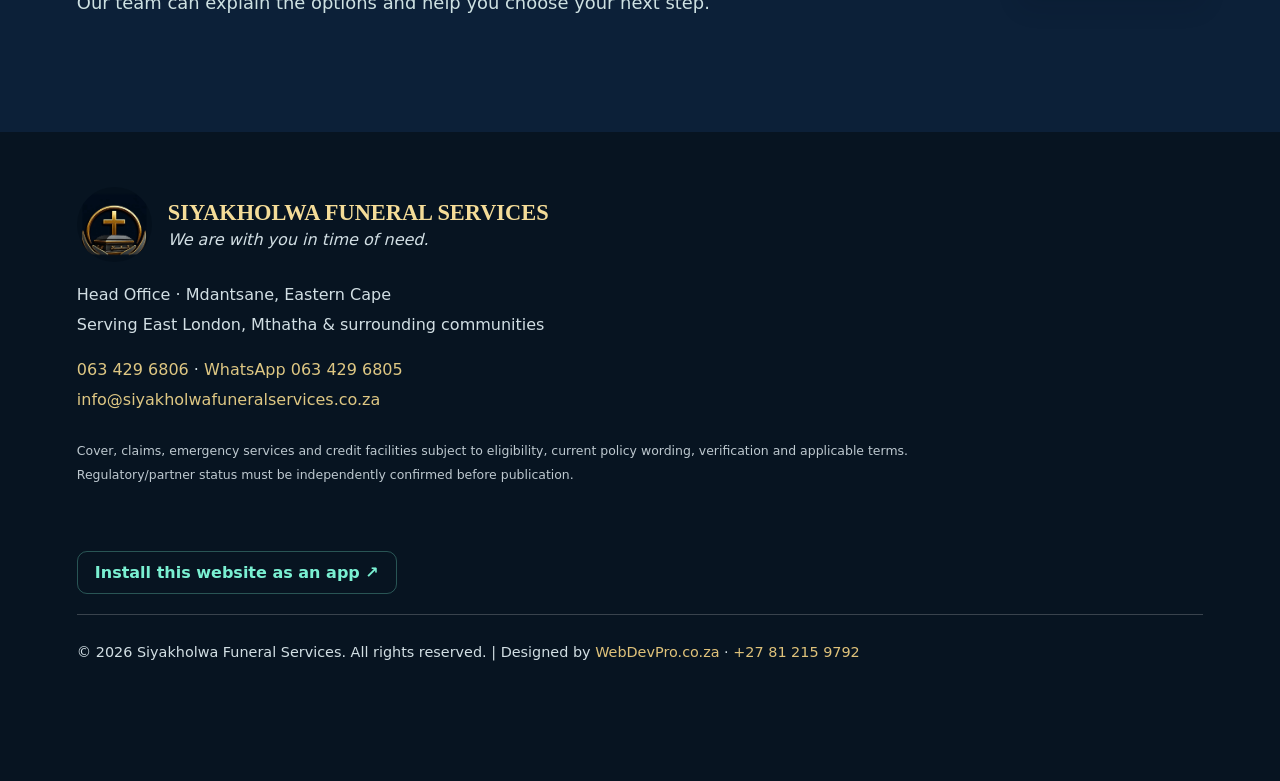
<file: services.html>
<!DOCTYPE html>

<html lang="en">
<head>
<meta charset="utf-8"/>
<meta content="width=device-width,initial-scale=1" name="viewport"/>
<meta content="#0A1931" name="theme-color"/>
<meta content="Siyakholwa Funeral Services: services information, funeral cover, caring arrangements and assistance in the Eastern Cape." name="description"/>
<title>Services | Siyakholwa Funeral Services</title>
<meta content="noindex,nofollow" name="robots"/>
<link href="manifest.webmanifest" rel="manifest"/>
<link href="assets/icon-192.png" rel="icon" sizes="192x192" type="image/png"/>
<link href="assets/icon-180.png" rel="apple-touch-icon"/>
<meta content="yes" name="apple-mobile-web-app-capable"/>
<meta content="black-translucent" name="apple-mobile-web-app-status-bar-style"/>
<meta content="website" property="og:type"/>
<meta content="Services | Siyakholwa Funeral Services" property="og:title"/>
<meta content="We are with you in time of need. Dignified funeral services, family cover and compassionate assistance in the Eastern Cape." property="og:description"/>
<link href="styles.css" rel="stylesheet"/>
<link href="premium.css" rel="stylesheet"/><link href="brand.css" rel="stylesheet"/>
<script defer="" src="site-config.js"></script>
<script defer="" src="script.js"></script>
<script defer="" src="premium.js"></script>
<script defer="" src="chatbot.js"></script>
<script defer="" src="pwa.js"></script><script defer="" src="brand.js"></script>
<meta content="https://www.siyakholwafuneralservices.co.za/assets/coffin-showroom.webp" property="og:image"/><link href="https://www.siyakholwafuneralservices.co.za/services.html" rel="canonical"/></head>
<body data-page="services">
<a class="skip-link" href="#main">Skip to content</a>
<header class="header">
<a aria-label="Siyakholwa Funeral Services home" class="brand" href="index.html"><img alt="Siyakholwa gold cross and caring hands logo" class="brand-mark" src="assets/logo-mark.webp"/><span class="brand-wordmark">SIYAKHOLWA<small>FUNERAL SERVICES</small></span></a>
<button aria-controls="primaryNav" aria-expanded="false" class="menu-btn" id="menuBtn" type="button">Menu <span aria-hidden="true">☰</span></button>
<nav aria-label="Main navigation" id="primaryNav"><a href="index.html">Home</a><a href="about.html">About</a><a aria-current="page" href="services.html">Services</a><a href="plans.html">Funeral Plans</a><a href="gallery.html">Gallery</a><a href="faq.html">FAQ</a><a href="contact.html">Contact</a></nav>
</header>
<div aria-hidden="true" class="scroll-progress" id="scrollProgress"></div>
<main id="main"><section class="inner-hero photo-inner services-inner"><div class="inner-glow"></div><span class="kicker reveal slide-left">OUR SERVICES</span><h1 class="typewriter" data-text="Complete care, from start to finish">Complete care, from start to finish</h1><p class="reveal slide-up">Funeral insurance enquiries, caring funeral arrangements, transport, family support and assistance with funeral necessities.</p></section>
<section class="section"><div class="section-head reveal slide-up"><span class="kicker">HOW WE CAN HELP</span><h2 class="typewriter reveal-title" data-text="Services with your family at heart">Services with your family at heart</h2></div><div class="service-photo-grid">
<article class="service-photo-card"><img alt="White and wooden caskets in the showroom" loading="lazy" src="assets/coffin-showroom.webp"/><div><span>01 / INSURANCE</span><h3>Funeral Cover</h3><p>Individual, family and group plan enquiries, affordable premiums, options for loved ones and policy guidance.</p><button data-open-chat="">Enquire about cover ↗</button></div></article>
<article class="service-photo-card"><img alt="Casket with white satin interior" loading="lazy" src="assets/coffin-premium.webp"/><div><span>02 / FAREWELLS</span><h3>Full Funeral Services</h3><p>Collection, storage, mortuary care, caskets, death documentation support, funeral printing and memorial arrangements.</p><button data-open-chat="">Discuss an arrangement ↗</button></div></article>
<article class="service-photo-card"><img alt="Funeral tent and graveside setup" loading="lazy" src="assets/tent.webp"/><div><span>03 / CEREMONIES</span><h3>Tents &amp; Funeral Setup</h3><p>Tents, chairs, tables, portable facilities, floral arrangements, catering equipment and graveside assistance.</p><button data-open-chat="">Arrange a ceremony ↗</button></div></article>
<article class="service-photo-card"><img alt="Branded funeral service vehicles" loading="lazy" src="assets/poster-fleet.webp"/><div><span>04 / TRANSPORT</span><h3>Hearse &amp; Family Transport</h3><p>Hearse and family cars, collection support, logistics and repatriation enquiries in South Africa and across borders.</p><button data-open-chat="">Ask about transport ↗</button></div></article>
<article class="service-photo-card"><img alt="Funeral grocery and food parcel selections shown in the supplied poster" loading="lazy" src="assets/grocery-benefits.webp"/><div><span>05 / FAMILY NEEDS</span><h3>Groceries &amp; Benefits</h3><p>Ask about available grocery packs, cash benefit options, meal support and optional funeral necessities.</p><button data-open-chat="">Ask about grocery benefits ↗</button></div></article>
<article class="service-photo-card"><img alt="Selection of coffin models" loading="lazy" src="assets/coffin-range.webp"/><div><span>06 / EMERGENCY &amp; CREDIT</span><h3>Member Emergency &amp; Credit Enquiries</h3><p>24/7 emergency ambulance response for eligible active members and funeral credit/top-up enquiries, subject to approval.</p><button data-open-chat="">Request assistance ↗</button></div></article>
</div></section>
<section class="section service-explorer-section" id="serviceExplorer"><div class="section-head reveal slide-up"><span class="kicker">INTERACTIVE SERVICE EXPLORER</span><h2>Tell us how we can help</h2><p>Select a service below to see what's included and prepare an enquiry directly for our team.</p></div><div class="service-explorer-layout"><div aria-label="Select a service" class="service-tabs" id="serviceOptions" role="tablist"></div><div aria-live="polite" class="service-info-panel" id="servicePanel" role="tabpanel"></div></div></section>
<section class="section cta-band"><div><span class="kicker">PERSONAL GUIDANCE</span><h2>Not sure where to begin?</h2><p>Our team can explain the options and help you choose your next step.</p></div><button class="btn" data-open-chat="" type="button">Speak to us ↗</button></section></main>
<footer>
<div class="footer-main"><div class="footer-logo"><img alt="Siyakholwa emblem" src="assets/logo-mark.webp"/><div><strong>SIYAKHOLWA FUNERAL SERVICES</strong><p>We are with you in time of need.</p></div></div><p>Head Office · Mdantsane, Eastern Cape<br/>Serving East London, Mthatha &amp; surrounding communities</p><p><a href="tel:+27634296806">063 429 6806</a> · <a href="https://wa.me/27634296805" rel="noopener" target="_blank">WhatsApp 063 429 6805</a><br/><a href="mailto:info@siyakholwafuneralservices.co.za">info@siyakholwafuneralservices.co.za</a></p><p class="legal-note">Cover, claims, emergency services and credit facilities subject to eligibility, current policy wording, verification and applicable terms. Regulatory/partner status must be independently confirmed before publication.</p></div>
<p class="footer-install"><button data-install="" type="button">Install this website as an app ↗</button></p>
<div class="footer-bottom">© <span id="year"></span> Siyakholwa Funeral Services. All rights reserved. | Designed by <a href="https://webdevpro.co.za" rel="noopener" target="_blank">WebDevPro.co.za</a> · <a href="tel:+27812159792">+27 81 215 9792</a></div>
</footer>
<nav aria-label="Mobile quick navigation" class="mobile-bottom mobile-bottom-pro">
<a class="mobile-nav-item" href="index.html"><span class="mobile-nav-icon-wrap"><svg aria-hidden="true" class="mobile-nav-icon" fill="none" focusable="false" stroke="currentColor" stroke-linecap="round" stroke-linejoin="round" stroke-width="1.8" viewbox="0 0 24 24"><path d="m3 10 9-7 9 7"></path><path d="M5 9v11a1 1 0 0 0 1 1h12a1 1 0 0 0 1-1V9"></path><path d="M9 21v-7h6v7"></path></svg></span><span class="mobile-nav-label">Home</span></a>
<a aria-current="page" class="mobile-nav-item" href="services.html"><span class="mobile-nav-icon-wrap"><svg aria-hidden="true" class="mobile-nav-icon" fill="none" focusable="false" stroke="currentColor" stroke-linecap="round" stroke-linejoin="round" stroke-width="1.8" viewbox="0 0 24 24"><rect height="7" rx="1.6" width="7" x="3" y="3"></rect><rect height="7" rx="1.6" width="7" x="14" y="3"></rect><rect height="7" rx="1.6" width="7" x="3" y="14"></rect><path d="M17.5 14v7m-3.5-3.5h7"></path></svg></span><span class="mobile-nav-label">Services</span></a>
<button aria-controls="chatPanel" aria-label="Open 24/7 assistance" class="mobile-nav-item mobile-nav-chat" data-open-chat="" type="button"><span class="mobile-nav-icon-wrap mobile-nav-chat-icon"><svg aria-hidden="true" class="mobile-nav-icon" fill="none" focusable="false" stroke="currentColor" stroke-linecap="round" stroke-linejoin="round" stroke-width="1.8" viewbox="0 0 24 24"><path d="M20.5 11.6a8.4 8.4 0 0 1-8.6 8.3 9.5 9.5 0 0 1-4.2-.9L3 21l1.7-4.7A8.4 8.4 0 1 1 20.5 11.6Z"></path><path d="M8.1 10.2h7.8M8.1 13.8h5.2"></path></svg><span aria-hidden="true" class="mobile-nav-live"></span></span><span class="mobile-nav-label">Chat</span></button>
<a class="mobile-nav-item" href="contact.html"><span class="mobile-nav-icon-wrap"><svg aria-hidden="true" class="mobile-nav-icon" fill="none" focusable="false" stroke="currentColor" stroke-linecap="round" stroke-linejoin="round" stroke-width="1.8" viewbox="0 0 24 24"><rect height="14" rx="2.6" width="18" x="3" y="5"></rect><path d="m4 7 8 6 8-6"></path></svg></span><span class="mobile-nav-label">Contact</span></a>
<button aria-label="Install this website as an app" class="mobile-nav-item" id="installHelp" type="button"><span class="mobile-nav-icon-wrap"><svg aria-hidden="true" class="mobile-nav-icon" fill="none" focusable="false" stroke="currentColor" stroke-linecap="round" stroke-linejoin="round" stroke-width="1.8" viewbox="0 0 24 24"><rect height="19" rx="2.3" width="11" x="6.5" y="2.5"></rect><path d="M12 7v7m-3-3 3 3 3-3"></path><path d="M10 18h4"></path></svg></span><span class="mobile-nav-label">Install</span></button>
</nav>
<dialog aria-labelledby="installTitle" id="installDialog">
<h2 id="installTitle">Install this website</h2>
<p>Install Siyakholwa Funeral Services as an app where supported. On iPhone use Safari → Share → Add to Home Screen.</p>
<p id="installStatus" role="status"></p>
<button hidden="" id="installNow" type="button">Install app</button>
<button id="closeDialog" type="button">Close</button>
</dialog>
<button aria-controls="chatPanel" aria-expanded="false" aria-haspopup="dialog" aria-label="Open 24/7 enquiry assistant" class="chat-launcher" id="chatLauncher" type="button">
<svg aria-hidden="true" fill="none" height="27" stroke="currentColor" stroke-linecap="round" stroke-linejoin="round" stroke-width="1.8" viewbox="0 0 24 24" width="27"><path d="M21 11.5a8.5 8.5 0 0 1-8.5 8.5 9 9 0 0 1-4.3-1L3 21l1.6-5A8.5 8.5 0 1 1 21 11.5Z"></path><path d="M8 11h8M8 14h5"></path></svg>
<span class="chat-launcher-label">Ask Siyakholwa</span>
</button>
<section aria-label="24/7 automated enquiry assistant" aria-modal="false" class="chat-panel" hidden="" id="chatPanel" role="dialog">
<div class="chat-top"><div aria-hidden="true" class="chat-avatar">✦</div><div class="chat-heading"><strong id="chatCompany">Siyakholwa Funeral Services</strong><span><i aria-hidden="true" class="online-dot"></i> 24/7 automated assistance</span></div><button aria-label="Close enquiry assistant" class="chat-close" id="chatClose" type="button">×</button></div>
<div aria-live="polite" class="chat-progress" id="chatProgress">Welcome</div>
<div aria-live="polite" aria-relevant="additions text" class="chat-transcript" id="chatTranscript"></div>
<div class="chat-compose"><div id="chatControls"></div><p class="chat-status" hidden="" id="chatStatus" role="status"></p><p class="chat-footnote">We prepare your message; you confirm sending it in WhatsApp.</p></div>
</section>
</body>
</html>
</file>
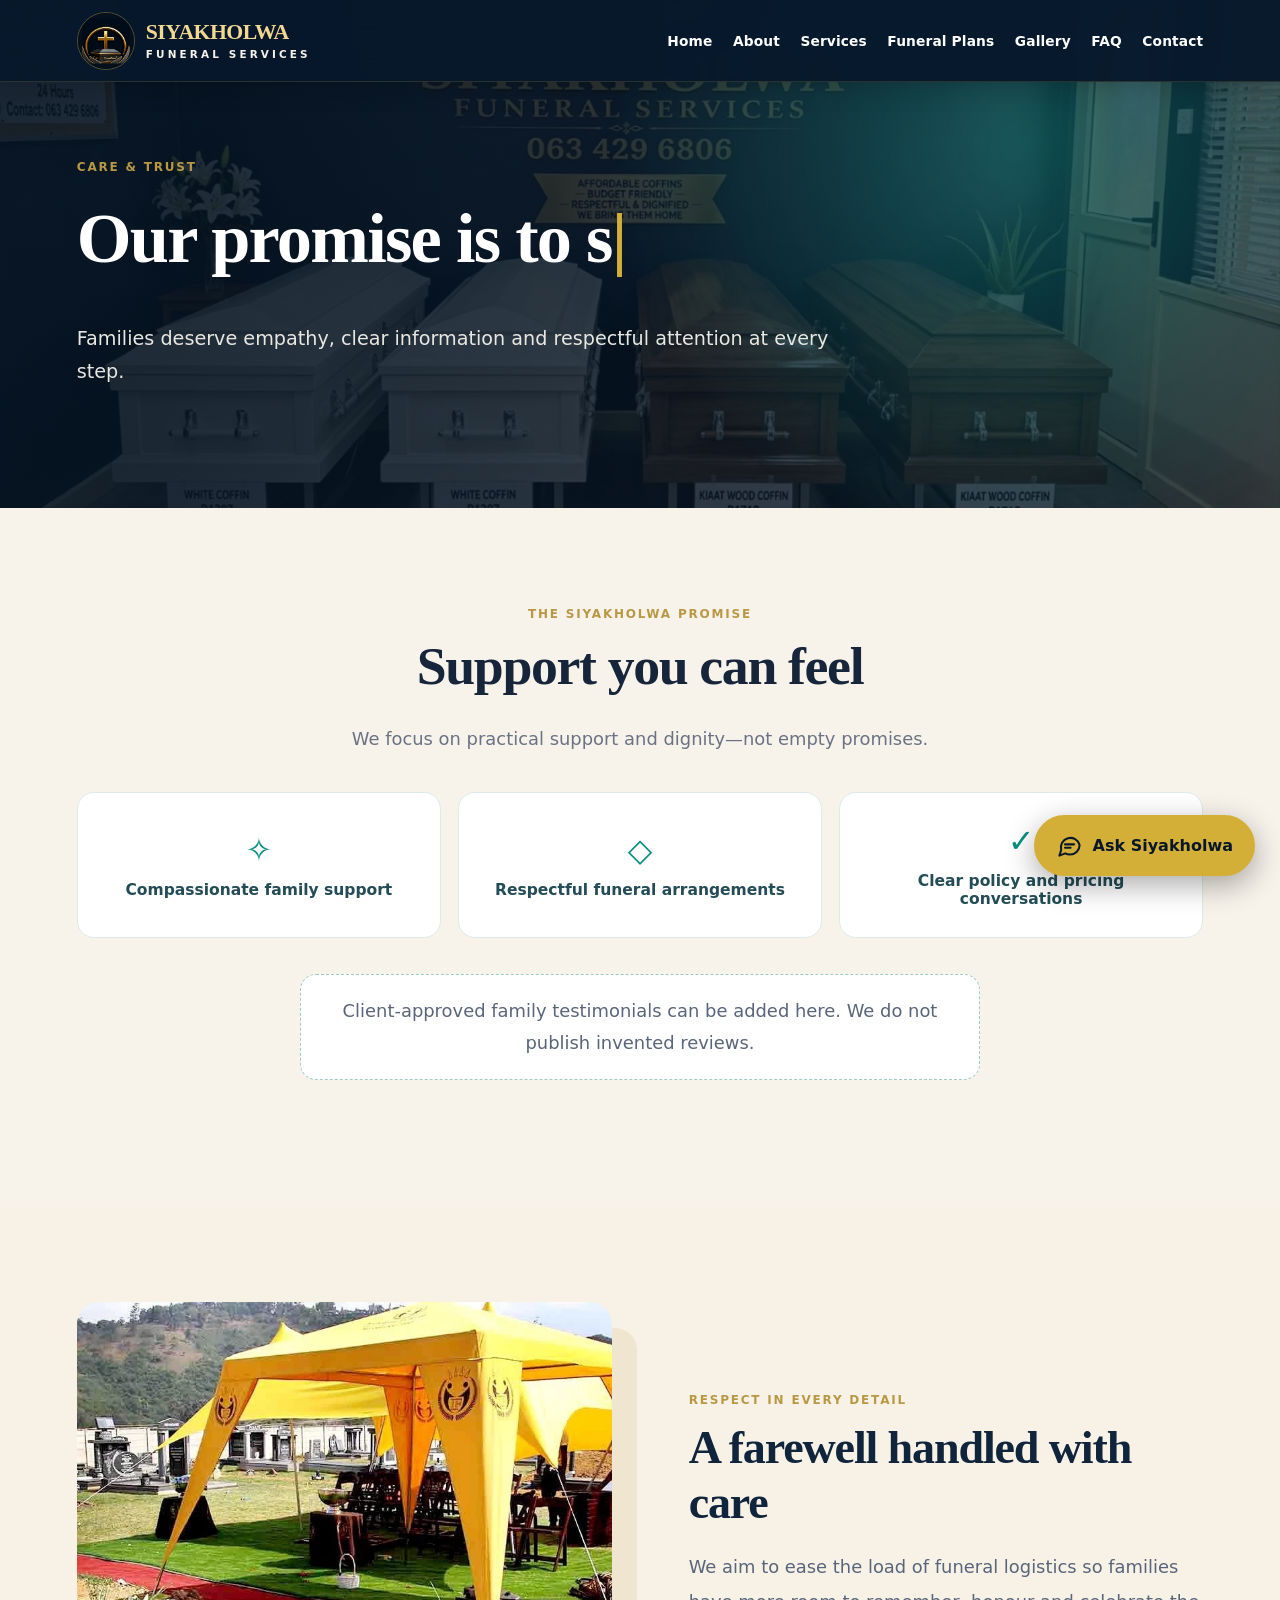
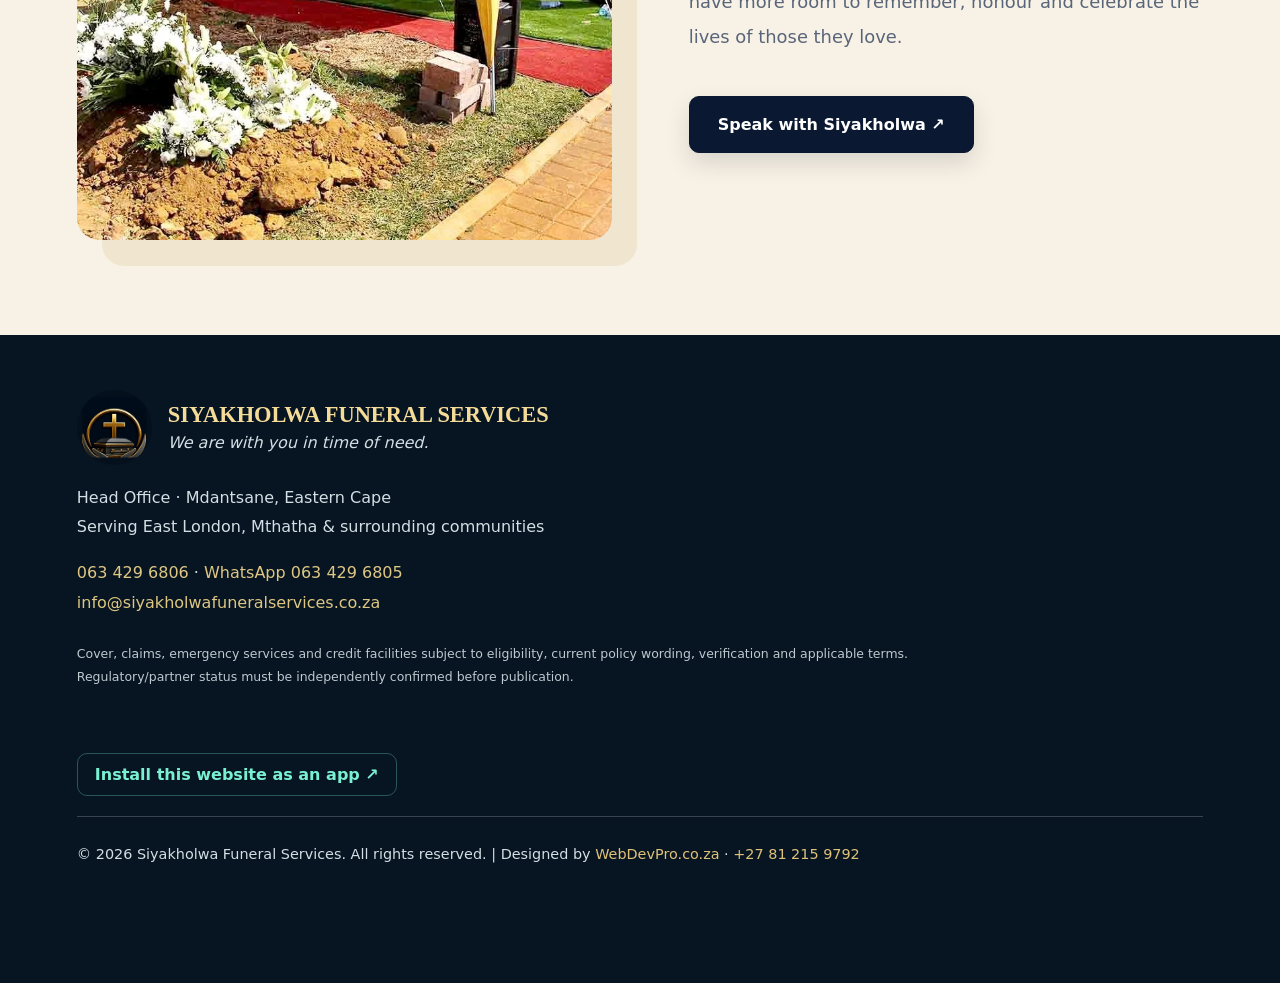
<file: testimonials.html>
<!DOCTYPE html>

<html lang="en">
<head>
<meta charset="utf-8"/>
<meta content="width=device-width,initial-scale=1" name="viewport"/>
<meta content="#0A1931" name="theme-color"/>
<meta content="Siyakholwa Funeral Services: testimonials information, funeral cover, caring arrangements and assistance in the Eastern Cape." name="description"/>
<title>Testimonials | Siyakholwa Funeral Services</title>
<meta content="noindex,nofollow" name="robots"/>
<link href="manifest.webmanifest" rel="manifest"/>
<link href="assets/icon-192.png" rel="icon" sizes="192x192" type="image/png"/>
<link href="assets/icon-180.png" rel="apple-touch-icon"/>
<meta content="yes" name="apple-mobile-web-app-capable"/>
<meta content="black-translucent" name="apple-mobile-web-app-status-bar-style"/>
<meta content="website" property="og:type"/>
<meta content="Testimonials | Siyakholwa Funeral Services" property="og:title"/>
<meta content="We are with you in time of need. Dignified funeral services, family cover and compassionate assistance in the Eastern Cape." property="og:description"/>
<link href="styles.css" rel="stylesheet"/>
<link href="premium.css" rel="stylesheet"/><link href="brand.css" rel="stylesheet"/>
<script defer="" src="site-config.js"></script>
<script defer="" src="script.js"></script>
<script defer="" src="premium.js"></script>
<script defer="" src="chatbot.js"></script>
<script defer="" src="pwa.js"></script><script defer="" src="brand.js"></script>
<meta content="https://www.siyakholwafuneralservices.co.za/assets/coffin-showroom.webp" property="og:image"/><link href="https://www.siyakholwafuneralservices.co.za/testimonials.html" rel="canonical"/></head>
<body data-page="testimonials">
<a class="skip-link" href="#main">Skip to content</a>
<header class="header">
<a aria-label="Siyakholwa Funeral Services home" class="brand" href="index.html"><img alt="Siyakholwa gold cross and caring hands logo" class="brand-mark" src="assets/logo-mark.webp"/><span class="brand-wordmark">SIYAKHOLWA<small>FUNERAL SERVICES</small></span></a>
<button aria-controls="primaryNav" aria-expanded="false" class="menu-btn" id="menuBtn" type="button">Menu <span aria-hidden="true">☰</span></button>
<nav aria-label="Main navigation" id="primaryNav"><a href="index.html">Home</a><a href="about.html">About</a><a href="services.html">Services</a><a href="plans.html">Funeral Plans</a><a href="gallery.html">Gallery</a><a href="faq.html">FAQ</a><a href="contact.html">Contact</a></nav>
</header>
<div aria-hidden="true" class="scroll-progress" id="scrollProgress"></div>
<main id="main"><section class="inner-hero photo-inner trust-inner"><div class="inner-glow"></div><span class="kicker reveal slide-left">CARE &amp; TRUST</span><h1 class="typewriter" data-text="Our promise is to stand with you">Our promise is to stand with you</h1><p class="reveal slide-up">Families deserve empathy, clear information and respectful attention at every step.</p></section>
<section class="section premium-trust-section"><div class="section-head reveal slide-up"><span class="kicker">THE SIYAKHOLWA PROMISE</span><h2>Support you can feel</h2><p>We focus on practical support and dignity—not empty promises.</p></div><div class="trust-grid" id="trustGrid"></div><div class="premium-reviews" id="premiumReviews"></div></section>
<section class="section editorial-feature"><div class="welcome-grid"><div class="welcome-photo"><img alt="Decorated graveside funeral tent with flower arrangement" loading="lazy" src="assets/tent.webp"/></div><div class="welcome-details"><span class="kicker">RESPECT IN EVERY DETAIL</span><h2>A farewell handled with care</h2><p>We aim to ease the load of funeral logistics so families have more room to remember, honour and celebrate the lives of those they love.</p><a class="btn dark-btn" href="contact.html">Speak with Siyakholwa ↗</a></div></div></section></main>
<footer>
<div class="footer-main"><div class="footer-logo"><img alt="Siyakholwa emblem" src="assets/logo-mark.webp"/><div><strong>SIYAKHOLWA FUNERAL SERVICES</strong><p>We are with you in time of need.</p></div></div><p>Head Office · Mdantsane, Eastern Cape<br/>Serving East London, Mthatha &amp; surrounding communities</p><p><a href="tel:+27634296806">063 429 6806</a> · <a href="https://wa.me/27634296805" rel="noopener" target="_blank">WhatsApp 063 429 6805</a><br/><a href="mailto:info@siyakholwafuneralservices.co.za">info@siyakholwafuneralservices.co.za</a></p><p class="legal-note">Cover, claims, emergency services and credit facilities subject to eligibility, current policy wording, verification and applicable terms. Regulatory/partner status must be independently confirmed before publication.</p></div>
<p class="footer-install"><button data-install="" type="button">Install this website as an app ↗</button></p>
<div class="footer-bottom">© <span id="year"></span> Siyakholwa Funeral Services. All rights reserved. | Designed by <a href="https://webdevpro.co.za" rel="noopener" target="_blank">WebDevPro.co.za</a> · <a href="tel:+27812159792">+27 81 215 9792</a></div>
</footer>
<nav aria-label="Mobile quick navigation" class="mobile-bottom mobile-bottom-pro">
<a class="mobile-nav-item" href="index.html"><span class="mobile-nav-icon-wrap"><svg aria-hidden="true" class="mobile-nav-icon" fill="none" focusable="false" stroke="currentColor" stroke-linecap="round" stroke-linejoin="round" stroke-width="1.8" viewbox="0 0 24 24"><path d="m3 10 9-7 9 7"></path><path d="M5 9v11a1 1 0 0 0 1 1h12a1 1 0 0 0 1-1V9"></path><path d="M9 21v-7h6v7"></path></svg></span><span class="mobile-nav-label">Home</span></a>
<a class="mobile-nav-item" href="services.html"><span class="mobile-nav-icon-wrap"><svg aria-hidden="true" class="mobile-nav-icon" fill="none" focusable="false" stroke="currentColor" stroke-linecap="round" stroke-linejoin="round" stroke-width="1.8" viewbox="0 0 24 24"><rect height="7" rx="1.6" width="7" x="3" y="3"></rect><rect height="7" rx="1.6" width="7" x="14" y="3"></rect><rect height="7" rx="1.6" width="7" x="3" y="14"></rect><path d="M17.5 14v7m-3.5-3.5h7"></path></svg></span><span class="mobile-nav-label">Services</span></a>
<button aria-controls="chatPanel" aria-label="Open 24/7 assistance" class="mobile-nav-item mobile-nav-chat" data-open-chat="" type="button"><span class="mobile-nav-icon-wrap mobile-nav-chat-icon"><svg aria-hidden="true" class="mobile-nav-icon" fill="none" focusable="false" stroke="currentColor" stroke-linecap="round" stroke-linejoin="round" stroke-width="1.8" viewbox="0 0 24 24"><path d="M20.5 11.6a8.4 8.4 0 0 1-8.6 8.3 9.5 9.5 0 0 1-4.2-.9L3 21l1.7-4.7A8.4 8.4 0 1 1 20.5 11.6Z"></path><path d="M8.1 10.2h7.8M8.1 13.8h5.2"></path></svg><span aria-hidden="true" class="mobile-nav-live"></span></span><span class="mobile-nav-label">Chat</span></button>
<a class="mobile-nav-item" href="contact.html"><span class="mobile-nav-icon-wrap"><svg aria-hidden="true" class="mobile-nav-icon" fill="none" focusable="false" stroke="currentColor" stroke-linecap="round" stroke-linejoin="round" stroke-width="1.8" viewbox="0 0 24 24"><rect height="14" rx="2.6" width="18" x="3" y="5"></rect><path d="m4 7 8 6 8-6"></path></svg></span><span class="mobile-nav-label">Contact</span></a>
<button aria-label="Install this website as an app" class="mobile-nav-item" id="installHelp" type="button"><span class="mobile-nav-icon-wrap"><svg aria-hidden="true" class="mobile-nav-icon" fill="none" focusable="false" stroke="currentColor" stroke-linecap="round" stroke-linejoin="round" stroke-width="1.8" viewbox="0 0 24 24"><rect height="19" rx="2.3" width="11" x="6.5" y="2.5"></rect><path d="M12 7v7m-3-3 3 3 3-3"></path><path d="M10 18h4"></path></svg></span><span class="mobile-nav-label">Install</span></button>
</nav>
<dialog aria-labelledby="installTitle" id="installDialog">
<h2 id="installTitle">Install this website</h2>
<p>Install Siyakholwa Funeral Services as an app where supported. On iPhone use Safari → Share → Add to Home Screen.</p>
<p id="installStatus" role="status"></p>
<button hidden="" id="installNow" type="button">Install app</button>
<button id="closeDialog" type="button">Close</button>
</dialog>
<button aria-controls="chatPanel" aria-expanded="false" aria-haspopup="dialog" aria-label="Open 24/7 enquiry assistant" class="chat-launcher" id="chatLauncher" type="button">
<svg aria-hidden="true" fill="none" height="27" stroke="currentColor" stroke-linecap="round" stroke-linejoin="round" stroke-width="1.8" viewbox="0 0 24 24" width="27"><path d="M21 11.5a8.5 8.5 0 0 1-8.5 8.5 9 9 0 0 1-4.3-1L3 21l1.6-5A8.5 8.5 0 1 1 21 11.5Z"></path><path d="M8 11h8M8 14h5"></path></svg>
<span class="chat-launcher-label">Ask Siyakholwa</span>
</button>
<section aria-label="24/7 automated enquiry assistant" aria-modal="false" class="chat-panel" hidden="" id="chatPanel" role="dialog">
<div class="chat-top"><div aria-hidden="true" class="chat-avatar">✦</div><div class="chat-heading"><strong id="chatCompany">Siyakholwa Funeral Services</strong><span><i aria-hidden="true" class="online-dot"></i> 24/7 automated assistance</span></div><button aria-label="Close enquiry assistant" class="chat-close" id="chatClose" type="button">×</button></div>
<div aria-live="polite" class="chat-progress" id="chatProgress">Welcome</div>
<div aria-live="polite" aria-relevant="additions text" class="chat-transcript" id="chatTranscript"></div>
<div class="chat-compose"><div id="chatControls"></div><p class="chat-status" hidden="" id="chatStatus" role="status"></p><p class="chat-footnote">We prepare your message; you confirm sending it in WhatsApp.</p></div>
</section>
</body>
</html>
</file>
<file: styles.css>
:root{--navy:#071c2b;--teal:#42dcc4;--white:#fff;--ink:#143244;--muted:#607383}*{box-sizing:border-box}html{scroll-behavior:smooth}body{margin:0;font-family:system-ui,-apple-system,Segoe UI,sans-serif;background:#f6f9fa;color:var(--ink)}a{color:inherit;text-decoration:none}button{font:inherit;cursor:pointer}button:focus-visible,a:focus-visible{outline:3px solid var(--teal);outline-offset:4px}.header{height:82px;background:#071c2bee;backdrop-filter:blur(16px);position:fixed;z-index:30;inset:0 0 auto;display:flex;align-items:center;justify-content:space-between;padding:0 clamp(20px,6vw,100px);color:white}.brand{display:flex;align-items:center;gap:9px;font-weight:850;letter-spacing:.06em}.brand b{color:var(--teal)}.brand-logo{display:grid;place-items:center;background:var(--teal);color:var(--navy);width:42px;height:42px;border-radius:11px}#primaryNav{display:flex;gap:32px}#primaryNav a:hover,.text-link{color:var(--teal)}.menu-btn{display:none}.hero{min-height:min(800px,100svh);height:100svh;position:relative;isolation:isolate;display:flex;align-items:center;color:white;overflow:hidden}.hero-bg,.hero-overlay{position:absolute;inset:0;z-index:-2}.hero-bg{opacity:0;transition:opacity 1.25s ease,transform 8s linear;transform:scale(1.08)}.hero-bg.active{opacity:1;transform:scale(1)}.slide-a{background:radial-gradient(circle at 75% 35%,#387c9d 0%,transparent 34%),linear-gradient(125deg,#071c2b,#193b55 65%,#0a5260)}.slide-b{background:radial-gradient(circle at 68% 50%,#10a991 0%,transparent 40%),linear-gradient(130deg,#071c2b,#12445c)}.slide-c{background:radial-gradient(circle at 76% 35%,#d3aa5e 0%,transparent 38%),linear-gradient(135deg,#071c2b,#1d485b)}.hero-overlay{background:linear-gradient(90deg,#061826bb,transparent);z-index:-1}.hero-content{width:min(940px,88%);margin:80px auto 0}.eyebrow,.kicker{display:inline-block;letter-spacing:.24em;font-size:.75rem;font-weight:800;color:var(--teal)}h1{font-size:clamp(3rem,7vw,6.5rem);letter-spacing:-.06em;line-height:1.08;margin:24px 0}h2{font-size:clamp(2.1rem,4.2vw,4rem);line-height:1.12;letter-spacing:-.045em;margin:14px 0 26px}.hero p{font-size:clamp(1rem,1.6vw,1.35rem);line-height:1.8;max-width:660px;min-height:85px}.btn{background:var(--teal);color:var(--navy);display:inline-flex;gap:20px;align-items:center;padding:18px 28px;border-radius:10px;font-weight:800;margin-top:23px;transition:transform .6s}.btn:hover{transform:translateY(-5px)}.slide-controls{position:absolute;bottom:50px;right:7%;display:flex;align-items:center;gap:18px}.slide-controls button{border:1px solid #ffffff88;background:#ffffff16;border-radius:50%;color:white;width:47px;height:47px}.section{padding:clamp(85px,10vw,150px) max(6vw,24px)}.section-head{max-width:780px}.section p{font-size:1.12rem;line-height:1.8;color:var(--muted)}.card-grid{display:grid;grid-template-columns:repeat(3,1fr);gap:25px;margin-top:55px}.flip-card{border:0;background:transparent;height:320px;perspective:1200px;padding:0;text-align:left}.flip-inner{display:block;width:100%;height:100%;position:relative;transform-style:preserve-3d;transition:transform 1.15s cubic-bezier(.22,1,.36,1)}.flip-card.flipped .flip-inner{transform:rotateY(180deg)}.flip-face{position:absolute;inset:0;display:flex;flex-direction:column;justify-content:space-between;padding:35px;border-radius:18px;backface-visibility:hidden;box-shadow:0 14px 30px #0b263111}.front{background:linear-gradient(135deg,#fff,#e8f5f5)}.back{background:#092a39;color:#fff;transform:rotateY(180deg)}.flip-face strong{font-size:1.7rem}.flip-face small{font-size:.9rem;opacity:.65}.flip-face .number{color:#058b7a;font-size:2rem;font-weight:800}.split{display:grid;grid-template-columns:1fr 1fr;align-items:center;gap:8vw;background:#eaf2f3}.feature-visual{background:linear-gradient(145deg,#0c3448,#0d7d85);min-height:450px;border-radius:25px;display:grid;place-items:center;box-shadow:24px 24px 0 #cbdfe2}.feature-visual span{font-weight:900;font-size:clamp(3rem,5vw,6rem);color:white;line-height:1}.feature-visual b{color:var(--teal)}.text-link{color:#087f79;font-weight:800}.contact{text-align:center;background:#082534}.contact .kicker{color:var(--teal)}.contact h2{color:white}.contact p{max-width:720px;margin:auto;color:#bbd0d7}footer{background:#061724;color:#d2dfe4;padding:55px 6vw 115px}.footer-main{margin-bottom:65px}.footer-main strong{font-size:1.5rem}.footer-bottom{border-top:1px solid #ffffff33;padding-top:25px;font-size:.9rem;line-height:1.8}.footer-bottom a{color:var(--teal)}.mobile-bottom{display:none}.reveal.ready{opacity:0;transition:opacity 1.05s cubic-bezier(.22,1,.36,1),transform 1.15s cubic-bezier(.22,1,.36,1)}.reveal.ready.slide-up{transform:translateY(55px)}.reveal.ready.slide-left{transform:translateX(-60px)}.reveal.ready.slide-right{transform:translateX(60px)}.reveal.ready.scale-in{transform:scale(.9)}.reveal.ready.rotate-in{transform:rotate(-4deg) scale(.94)}.reveal.ready.visible{opacity:1;transform:none}.card-grid .flip-card:nth-child(2){transition-delay:.14s}.card-grid .flip-card:nth-child(3){transition-delay:.28s}.typewriter.is-typing::after{content:'|';color:var(--teal);animation:blink .7s step-end infinite}@keyframes blink{50%{opacity:0}}.word-reveal span{display:inline-block;opacity:0;transform:translateY(15px);animation:wordin .75s forwards}@keyframes wordin{to{opacity:1;transform:none}}dialog{border:0;border-radius:15px;max-width:370px;padding:28px;box-shadow:0 25px 80px #0006}dialog::backdrop{background:#001b2aad}dialog button{padding:11px 24px;border:0;border-radius:8px;background:var(--teal)}@media(max-width:767px){.header{height:68px;padding:0 20px}.menu-btn{display:block;background:transparent;color:white;border:1px solid #ffffff77;border-radius:8px;padding:8px 12px}#primaryNav{display:none;position:absolute;top:68px;left:0;right:0;background:#071c2b;padding:20px;flex-direction:column;gap:20px}#primaryNav.open{display:flex}.hero{height:84svh;min-height:570px}.hero-content{margin-top:70px}.slide-controls{bottom:24px}.section{padding:86px 22px}.card-grid{grid-template-columns:1fr;gap:23px}.flip-card{height:260px}.split{grid-template-columns:1fr}.feature-visual{min-height:280px}.mobile-bottom{position:fixed;display:grid;grid-template-columns:repeat(5,1fr);bottom:0;left:0;right:0;z-index:40;background:#071c2bf5;color:white;padding:9px 5px calc(9px + env(safe-area-inset-bottom));box-shadow:0 -5px 30px #0004}.mobile-bottom a,.mobile-bottom button{font-size:.67rem;display:flex;flex-direction:column;align-items:center;gap:3px;justify-content:center;background:none;border:0;color:white;min-height:48px}.mobile-bottom span{font-size:1.45rem}body{padding-bottom:calc(65px + env(safe-area-inset-bottom))}footer{padding-bottom:45px}}@media(prefers-reduced-motion:reduce){*,*::before,*::after{scroll-behavior:auto!important;animation:none!important;transition:none!important}.hero-bg{transform:none}.reveal.ready{opacity:1!important;transform:none!important}.flip-card.flipped .flip-inner{transform:none}.flip-card.flipped .front{display:none}.flip-card.flipped .back{transform:none;display:flex}}

/* =============================================================
   ULTRA MAX 7 PRO — layered detail and chatbot additions
   Overrides preserve the original Ultra Max 7 visual identity.
   ============================================================= */
:root { --ease-premium:cubic-bezier(.22,1,.36,1); }
[hidden] { display:none !important; }
.skip-link { position:fixed;left:16px;top:-70px;z-index:200;background:white;color:#102337;padding:10px 15px;border-radius:8px; }
.skip-link:focus { top:10px; }
.header { z-index:60; }
#primaryNav { gap:clamp(12px,1.65vw,26px);align-items:center; }
#primaryNav a { font-size:.88rem;font-weight:600;transition:color .25s ease;white-space:nowrap; }
#primaryNav a[aria-current="page"] { color:var(--teal); }
.brand { font-size:.94rem;white-space:nowrap; }
.hero-content { width:min(1050px,88%); }
.hero-ctas { display:flex;align-items:center;gap:14px;flex-wrap:wrap; }
.btn { border:0;cursor:pointer;box-shadow:0 15px 35px #020f1b1a;transition:transform .45s var(--ease-premium),box-shadow .45s; }
.btn:hover { box-shadow:0 18px 35px #020f1b30; }
.btn-outline { background:#ffffff15;color:#fff;border:1px solid #ffffff8f;backdrop-filter:blur(7px); }
.btn-outline:hover { background:#ffffff27; }
.flip-card { border-radius:18px;transition:filter .3s,transform .45s var(--ease-premium); }
.flip-card:hover { transform:translateY(-5px); }
.flip-face { overflow:hidden; }
.flip-face:before { content:"";pointer-events:none;position:absolute;width:200px;height:200px;right:-80px;top:-80px;border:1px solid #00aa9960;border-radius:50%; }
.card-grid { align-items:stretch; }
.contact-btn { margin-top:25px; }
.feature-visual { overflow:hidden;position:relative;isolation:isolate; }
.feature-visual > span { z-index:2;position:relative; }
.visual-rings { position:absolute;width:420px;height:420px;border:1px solid #ffffff28;border-radius:50%;right:-30%;top:-35%;box-shadow:0 0 0 70px #ffffff08,0 0 0 140px #ffffff06;animation:orbit-pulse 7s ease-in-out infinite alternate; }
@keyframes orbit-pulse { from{transform:scale(.94) rotate(-8deg)} to{transform:scale(1.07) rotate(11deg)} }
.effects-showcase { background:radial-gradient(ellipse at 90% 20%,#c1f1e8aa,transparent 38%),#f4fbfa; }
.effects-grid,.info-grid { display:grid;grid-template-columns:repeat(3,minmax(0,1fr));gap:22px;margin-top:45px; }
.effect-tile { display:flex;flex-direction:column;min-height:345px;border-radius:23px;padding:29px;box-shadow:0 15px 45px #082b3911;overflow:hidden;position:relative;background:#0a2939;color:white;isolation:isolate; }
.effect-tile:nth-child(2) { background:#0b5357; }
.effect-tile:nth-child(3) { background:#24526a; }
.effect-tile::after { content:"";position:absolute;inset:auto -45% -75% 5%;height:370px;border-radius:50%;z-index:-1;background:radial-gradient(ellipse,#5eedd63d,transparent 70%); }
.effect-number { letter-spacing:.17em;font-size:.67rem;font-weight:900;color:#8af2dd; }
.effect-glyph { margin:auto;font-size:6rem;line-height:1;color:#7de5d6;opacity:.9;filter:drop-shadow(0 0 35px #30eac355); }
.effect-tile h3 { font-size:1.35rem;margin:15px 0 4px; }
.effect-tile p { color:#d0e0e4;font-size:.95rem;line-height:1.6;margin:0; }
.hover-lift { transition:transform .7s var(--ease-premium),box-shadow .7s var(--ease-premium),opacity 1.1s,filter 1.1s,clip-path 1.1s; }
.hover-lift:hover { transform:translateY(-9px);box-shadow:0 24px 55px #082b3928; }
.reveal.ready.mask-in { clip-path:inset(0 100% 0 0 round 18px);transform:translateY(22px); }
.reveal.ready.blur-in { filter:blur(12px);transform:translateY(33px) scale(.96); }
.reveal.ready.tilt-in { transform:perspective(700px) rotateY(14deg) translateY(45px); }
.reveal.ready.mask-in.visible { clip-path:inset(0 0 0 0 round 0);transform:none; }
.reveal.ready.blur-in.visible { filter:blur(0);transform:none; }
.reveal.ready.tilt-in.visible { transform:none; }
.effects-grid > :nth-child(2),.info-grid > :nth-child(2),.gallery-grid > :nth-child(2),.process-grid > :nth-child(2) { transition-delay:.14s; }
.effects-grid > :nth-child(3),.info-grid > :nth-child(3),.gallery-grid > :nth-child(3),.process-grid > :nth-child(3) { transition-delay:.28s; }
.gallery-grid > :nth-child(4),.process-grid > :nth-child(4) { transition-delay:.16s; }
.gallery-grid > :nth-child(5) { transition-delay:.27s; }
.reveal.ready { transition-duration:1.15s; }
.inner-hero { position:relative;isolation:isolate;overflow:hidden;min-height:480px;display:flex;justify-content:center;flex-direction:column;padding:150px max(6vw,24px) 100px;background:linear-gradient(115deg,#071c2b,#16485b);color:#fff; }
.inner-hero h1 { font-size:clamp(2.8rem,5.4vw,5.8rem);max-width:1000px;position:relative;z-index:1; }
.inner-hero p { font-size:clamp(1rem,1.5vw,1.2rem);line-height:1.8;color:#c6d9df;max-width:770px;position:relative;z-index:1; }
.inner-hero .kicker { position:relative;z-index:1; }
.inner-glow { position:absolute;right:-15%;top:-60%;width:70vw;height:70vw;max-width:900px;max-height:900px;border-radius:50%;background:radial-gradient(circle,#1fb8a759 0,transparent 66%);filter:blur(6px);pointer-events:none;animation:ambient-float 9s ease-in-out infinite alternate; }
@keyframes ambient-float { from{transform:translate(-3%,2%)} to{transform:translate(5%,-4%)} }
.light-split { background:#f6fbfa; }
.about-visual { background:linear-gradient(140deg,#062c43,#17a795); }
.info-card { padding:32px;background:#fff;border:1px solid #dcecef;border-radius:18px;min-height:260px;box-shadow:0 12px 32px #082a3810; }
.info-card h3 { font-size:1.75rem;line-height:1.15;margin:16px 0; }
.info-card p { font-size:1rem;line-height:1.7; }
.small-index { font-weight:900;color:#0f837e;letter-spacing:.12em;font-size:.78rem; }
.process-section { background:#e9f3f3; }
.process-grid { display:grid;grid-template-columns:repeat(4,1fr);gap:18px;margin:36px 0; }
.process-step { border-left:3px solid #08a896;padding:17px 20px;background:#fff;border-radius:4px 14px 14px 4px; }
.process-step b { font-size:2rem;color:#0c8d83; }
.process-step h3 { margin-bottom:5px; }
.process-step p { font-size:.94rem;margin:0; }
.text-button { padding:0;background:transparent;border:0;color:#0b817a;font-weight:800;margin-top:8px;text-decoration:underline;text-underline-offset:5px; }
.gallery-grid { display:grid;grid-template-columns:repeat(3,minmax(0,1fr));grid-auto-rows:230px;gap:20px; }
.gallery-tile { min-height:220px;padding:28px;display:flex;flex-direction:column;align-items:flex-start;justify-content:flex-end;overflow:hidden;color:white;position:relative;isolation:isolate;border-radius:18px;background:radial-gradient(circle at 70% 25%,#409fac 3%,transparent 42%),linear-gradient(145deg,#072638,#23526d); }
.gallery-tile:nth-child(even) { background:radial-gradient(circle at 30% 15%,#65d8b4,transparent 42%),linear-gradient(145deg,#17435b,#11777c); }
.gallery-tile::after { content:"";position:absolute;inset:-15%;border:1px solid #ffffff36;border-radius:50%;transform:translate(48%,27%);transition:transform .85s var(--ease-premium);z-index:-1; }
.gallery-tile:hover::after { transform:translate(32%,16%); }
.gallery-tile span { font-size:2rem;font-weight:900;color:#b0ffe9;margin-bottom:auto; }
.gallery-tile strong { font-size:1.5rem; }
.gallery-tile small { font-size:.82rem;opacity:.8;margin-top:8px; }
.gallery-tall { grid-row:span 2; }
.faq-section { max-width:1100px;margin:auto; }
.faq-list details { background:#fff;border:1px solid #d9e6e9;border-radius:14px;margin-bottom:14px;padding:0 24px;box-shadow:0 10px 22px #07233309; }
.faq-list summary { cursor:pointer;font-size:1.12rem;font-weight:800;padding:24px 25px 24px 0;list-style:none;position:relative; }
.faq-list summary::-webkit-details-marker { display:none; }
.faq-list summary::after { content:'+';position:absolute;right:0;top:18px;font-size:1.6rem;color:#008c81;transition:transform .25s; }
.faq-list details[open] summary::after { transform:rotate(45deg); }
.faq-list p { margin:0 0 24px;font-size:1rem; }
.faq-list code { background:#e4f3f0;padding:2px 5px;border-radius:4px; }
.review-empty { max-width:900px;margin:auto;text-align:center;border:1px solid #d6e8ea;border-radius:24px;padding:35px 35px 70px;background:radial-gradient(circle at 60% 15%,#d5f3eb,#fff 70%); }
.review-empty h2 { font-size:clamp(1.9rem,3.5vw,3rem); }
.review-empty p { margin:0 auto 30px;max-width:650px; }
.review-mark { font-family:Georgia,serif;font-size:7rem;line-height:1;color:#0ba897;height:90px; }
.review-tag { display:inline-block;background:#d7f1ea;color:#126c61;padding:12px 18px;border-radius:40px;font-weight:700;font-size:.9rem; }
.contact-layout { display:grid;grid-template-columns:1.15fr 1fr;gap:8vw;align-items:center; }
.contact-detail { display:flex;gap:20px;align-items:center;border-top:1px solid #d8e7e9;padding:16px 0; }
.contact-detail b { font-size:1.5rem;color:#078c81; }
.contact-panel { padding:48px 38px;border-radius:25px;background:linear-gradient(135deg,#0a273b,#0d5961);color:white;box-shadow:20px 20px 0 #d3e6e9; }
.contact-panel .panel-icon { font-size:4rem;color:#40dbc5;line-height:1; }
.contact-panel > span { color:#40dbc5;letter-spacing:.18em;font-weight:800;font-size:.7rem; }
.contact-panel h3 { font-size:clamp(1.8rem,3vw,3rem);margin:12px 0; }
.contact-panel p { color:#d5e7e9; }
.contact-panel small { display:block;margin-top:24px;line-height:1.6;color:#c2dadb; }

/* Guided chatbot: no screen takeover, compact mobile footprint, full keyboard support. */
.chat-launcher { position:fixed;right:25px;bottom:24px;z-index:70;display:flex;gap:10px;align-items:center;justify-content:center;padding:15px 20px;background:#0b9f8b;color:white;border:2px solid #fff;border-radius:50px;box-shadow:0 15px 35px #012a3555;font-weight:850;transition:transform .35s,background .35s,box-shadow .35s; }
.chat-launcher:hover { background:#087f78;transform:translateY(-5px);box-shadow:0 22px 40px #012a3566; }
.chat-panel { position:fixed;z-index:75;bottom:102px;right:25px;width:min(395px,calc(100vw - 28px));height:min(630px,calc(100dvh - 135px));display:flex;flex-direction:column;background:#f8fbfc;color:#143244;border:1px solid #d1e3e7;border-radius:20px;overflow:hidden;box-shadow:0 20px 65px #001d3159;animation:chat-enter .4s var(--ease-premium); }
@keyframes chat-enter { from{opacity:0;transform:translateY(17px) scale(.965)} to{opacity:1;transform:none} }
.chat-top { display:flex;gap:12px;align-items:center;padding:15px 17px;background:linear-gradient(115deg,#063543,#087e78);color:white;min-height:74px;flex-shrink:0; }
.chat-avatar { display:grid;place-items:center;width:43px;height:43px;border-radius:14px;background:#e3fff5;color:#087e78;font-size:1.5rem;flex-shrink:0; }
.chat-heading { display:flex;flex-direction:column;gap:5px;min-width:0;flex:1; }
.chat-heading strong { font-size:1rem;overflow:hidden;text-overflow:ellipsis;white-space:nowrap; }
.chat-heading span { font-size:.73rem;opacity:.91;white-space:nowrap; }
.online-dot { display:inline-block;width:7px;height:7px;margin-right:4px;background:#72f5c9;border-radius:50%; }
.chat-close { background:#ffffff24;color:white;border:0;border-radius:10px;width:34px;height:34px;font-size:1.6rem;line-height:1;flex-shrink:0; }
.chat-progress { flex-shrink:0;min-height:33px;padding:8px 18px;background:#e4f6f2;color:#126e66;font-size:.75rem;font-weight:800;letter-spacing:.035em; }
.chat-transcript { flex:1;min-height:95px;overflow-y:auto;padding:17px 16px 14px;display:flex;flex-direction:column;gap:13px;overscroll-behavior:contain; }
.chat-bubble { font-size:.9rem;line-height:1.52;max-width:92%;padding:12px 14px;border-radius:14px 14px 14px 4px;word-break:break-word;white-space:pre-wrap; }
.chat-bubble.bot { align-self:flex-start;background:white;color:#193849;box-shadow:0 3px 14px #102c3c0f;border:1px solid #dfebee; }
.chat-bubble.visitor { align-self:flex-end;background:#087f76;color:white;border-radius:14px 14px 4px 14px; }
.chat-compose { flex-shrink:0;padding:15px 15px 11px;background:white;border-top:1px solid #dde9eb;max-height:57%;overflow-y:auto; }
.chat-step-form { margin:0; }
.chat-field label,.chat-preview-label { display:block;font-size:.81rem;font-weight:800;margin-bottom:6px; }
.chat-input { width:100%;padding:12px 13px;border:1px solid #bfcfd3;border-radius:10px;background:white;color:#173748;font:inherit;font-size:.94rem;min-height:44px; }
textarea.chat-input { min-height:90px;resize:vertical; }
.chat-input:focus,.chat-message-preview:focus { border-color:#0b9687;outline:2px solid #0b968740;outline-offset:1px; }
.chat-error { min-height:0;margin:6px 0 0;color:#af2636;font-size:.76rem;font-weight:600; }
.chat-actions { display:flex;gap:9px;align-items:stretch;margin-top:12px; }
.chat-actions .chat-btn { flex:1; }
.chat-btn { border:0;border-radius:10px;padding:12px 14px;min-height:42px;font-size:.86rem;cursor:pointer;font-weight:800;transition:background .25s,transform .25s; }
.chat-btn:hover:not(:disabled) { transform:translateY(-1px); }
.chat-btn.primary { background:#079d86;color:white; }
.chat-btn.primary:hover { background:#087b6c; }
.chat-btn.secondary { background:#d6f1eb;color:#0a756b; }
.chat-btn.subtle { background:#eef4f5;color:#275264; }
.chat-btn:disabled { opacity:.45;cursor:not-allowed; }
.chat-review { background:#f3f9f9;border:1px solid #d9e8e9;border-radius:10px;padding:12px;max-height:140px;overflow-y:auto; }
.chat-review-line { display:flex;gap:9px;align-items:flex-start;margin:0 0 7px;font-size:.8rem;line-height:1.4; }
.chat-review-line:last-child { margin-bottom:0; }
.chat-review-line strong { color:#0b6962;min-width:63px; }
.chat-review-line span { flex:1;overflow-wrap:anywhere; }
.chat-preview-label { margin:12px 0 7px; }
.chat-message-preview { width:100%;padding:10px;min-height:90px;max-height:112px;resize:vertical;border:1px solid #d6e4e6;border-radius:8px;background:#f8fbfb;font-size:.78rem;line-height:1.45;color:#294958; }
.chat-status { margin:10px 0 0;color:#164e60;background:#e8f4f5;padding:9px 10px;border-radius:8px;font-size:.75rem;line-height:1.45; }
.chat-footnote { margin:11px 0 0;font-size:.69rem;line-height:1.4;color:#657984;text-align:center; }
.chat-fallback-link { display:block;margin-top:9px;color:#097c73;font-weight:800;text-decoration:underline; }
@media(max-width:1150px) { #primaryNav { gap:12px; } #primaryNav a { font-size:.8rem; } .brand { font-size:.85rem; } }
@media(max-width:920px) { .header { padding:0 20px; } .menu-btn { display:block;background:transparent;color:white;border:1px solid #ffffff77;border-radius:8px;padding:8px 12px; } #primaryNav { display:none;position:absolute;top:82px;left:0;right:0;background:#071c2b;padding:20px;flex-direction:column;gap:18px;align-items:stretch;box-shadow:0 20px 30px #0005; } #primaryNav.open { display:flex; } #primaryNav a { font-size:1rem; } }
@media(max-width:767px) {
  #primaryNav { top:68px; }
  .hero-ctas { flex-direction:column;align-items:flex-start;gap:8px; }
  .hero-ctas .btn { margin-top:4px;padding:13px 20px;font-size:.84rem; }
  .hero h1 { font-size:clamp(2.3rem,9.5vw,3.7rem); }
  .hero p { font-size:1rem;line-height:1.6;min-height:85px; }
  .inner-hero { padding:128px 22px 80px;min-height:400px; }
  .effects-grid,.info-grid,.gallery-grid,.contact-layout { grid-template-columns:1fr; }
  .process-grid { grid-template-columns:repeat(2,1fr); }
  .gallery-grid { grid-auto-rows:215px; }
  .gallery-tall { grid-row:span 1; }
  .effect-tile { min-height:290px; }
  .contact-panel { box-shadow:10px 10px 0 #d3e6e9; }
  .chat-launcher { right:15px;bottom:calc(77px + env(safe-area-inset-bottom));padding:13px 14px;border-radius:50%;width:54px;height:54px; }
  .chat-launcher-label { display:none; }
  .chat-panel { right:10px;bottom:calc(143px + env(safe-area-inset-bottom));width:min(390px,calc(100vw - 20px));height:min(525px,calc(100dvh - 164px - env(safe-area-inset-bottom)));border-radius:18px; }
  .chat-compose { max-height:62%; }
  .mobile-bottom { z-index:80; }
  .chat-open .chat-launcher { display:none; }
  .chat-panel { z-index:90; }
}
@media(max-width:390px) { .chat-panel { bottom:calc(136px + env(safe-area-inset-bottom));height:min(490px,calc(100dvh - 153px - env(safe-area-inset-bottom))); } .chat-bubble { font-size:.84rem; } .chat-compose { padding:12px; } .process-grid { gap:10px; } .process-step { padding:15px 12px; } }
@media(max-height:590px) and (min-width:768px) { .chat-panel { height:calc(100dvh - 90px);bottom:75px; } }
@media(prefers-reduced-motion:reduce) {
  .inner-glow,.visual-rings { animation:none !important; }
  .reveal.ready.mask-in,.reveal.ready.blur-in,.reveal.ready.tilt-in { clip-path:none !important;filter:none !important;transform:none !important;opacity:1 !important; }
  .hover-lift:hover,.flip-card:hover,.chat-launcher:hover { transform:none !important; }
}
/* Reveals translate briefly beyond the viewport; clip that transient overflow
   so narrow Android/iPhone layouts do not widen their visual viewport. */
html,body { overflow-x:clip;max-width:100%; }
</file>
<file: premium.css>
/* ULTRA MAX 7 PRO — PREMIUM MODULES. Layered above existing styles. */
:root{--navy:#081d2c;--teal:#44d8bb;--teal-deep:#087f76;--ink:#092637;--muted:#52727a;--surface:#f2f8f8;--premium-shadow:0 20px 65px #092c4018}
@view-transition{navigation:auto}
::view-transition-old(root){animation:200ms ease-out both fade-out}
::view-transition-new(root){animation:280ms ease-out both fade-in}
@keyframes fade-out{to{opacity:0;filter:blur(3px)}}
@keyframes fade-in{from{opacity:0;filter:blur(3px)}to{opacity:1;filter:none}}
.scroll-progress{position:fixed;top:0;left:0;right:0;height:3px;background:var(--teal);transform:scaleX(0);transform-origin:left;z-index:105;pointer-events:none;box-shadow:0 0 16px #46d9bb66}
.section .section-head>h2,.section h2{line-height:1.15}
.premium-stat-section{background:linear-gradient(145deg,#eaf8f5,#f6fbfb)}
.stat-grid{display:grid;grid-template-columns:repeat(4,minmax(0,1fr));gap:14px;margin-top:45px}
.stat-card{position:relative;display:flex;align-items:center;justify-content:center;flex-direction:column;text-align:center;padding:28px 15px;min-height:165px;border:1px solid #cee6e3;border-radius:17px;background:white;box-shadow:0 12px 40px #003a3e08;overflow:hidden;transition-delay:var(--delay,0ms)}
.stat-card:before{content:"";position:absolute;inset:0 0 auto;height:3px;background:linear-gradient(90deg,#14b7a5,#57e6c6)}
.stat-value{font-size:clamp(2.5rem,4.4vw,4.8rem);letter-spacing:-.055em;line-height:1.2;color:#087e76;font-weight:900;font-variant-numeric:tabular-nums}
.stat-label{margin-top:7px;font-size:.88rem;line-height:1.4;color:#315461;font-weight:800}
.analytics-grid{display:grid;grid-template-columns:minmax(0,1.4fr) minmax(260px,.75fr);gap:22px;margin-top:30px}
.analytics-panel{border:1px solid #d9eaeb;border-radius:21px;padding:clamp(24px,3vw,39px);background:white;box-shadow:var(--premium-shadow)}
.analytics-panel h3{font-size:clamp(1.45rem,2.4vw,2.2rem);margin:12px 0}
.analytics-panel p{color:#617b82;line-height:1.65}
.bar-chart{display:grid;gap:24px;margin-top:27px}
.bar-heading{display:flex;justify-content:space-between;gap:12px;color:#173d4a;font-weight:800;margin-bottom:9px;font-size:.89rem}
.bar-track{height:15px;border-radius:99px;background:#deefee;overflow:hidden}
.bar-fill{height:100%;border-radius:99px;background:linear-gradient(90deg,#087e76,#5ce1c7);width:0;transition:width 1.4s cubic-bezier(.22,1,.36,1)}
.chart-visible .bar-fill{width:var(--bar-width)}
.ring-panel{text-align:center;display:flex;flex-direction:column;align-items:center;justify-content:center}
.progress-ring{width:min(225px,70%);aspect-ratio:1;border-radius:50%;display:grid;place-items:center;position:relative;margin:20px auto;background:conic-gradient(#15a999 0,#15a999 0%,#dcefed 0%);transition:background 1s}
.progress-ring.ring-visible{background:conic-gradient(#0dafa0 0,var(--ring-value),#dcefed var(--ring-value) 100%)}
.progress-ring:after{content:"";position:absolute;inset:17px;border-radius:50%;background:white;box-shadow:inset 0 0 0 1px #def0eb}
.progress-ring span{position:relative;z-index:1;font-size:clamp(2.4rem,4.8vw,4rem);font-weight:900;letter-spacing:-.06em;color:#0a6c69}
.cta-band{background:#062635;color:white;display:flex;align-items:center;justify-content:space-between;gap:35px}
.cta-band h2{color:white;font-size:clamp(2rem,3.5vw,3.4rem);max-width:680px}
.cta-band p{color:#cee1e2}.cta-band .btn{flex-shrink:0}
.btn-glass{border:1px solid #e1f8f58f;background:#f4fffa1e;color:white;backdrop-filter:blur(10px)}
.btn-secondary{background:#e7f5f1!important;color:#0a6964!important;border:1px solid #c9e7e2!important}
.service-explorer-section{background:linear-gradient(160deg,#e7f4f2,#f9fbfb)}
.service-explorer-layout{display:grid;grid-template-columns:minmax(220px,.75fr) minmax(0,1.5fr);gap:22px;margin-top:42px;align-items:stretch}
.service-tabs{display:flex;flex-direction:column;gap:9px}
.service-tab{border:1px solid #cbdee0;border-radius:15px;background:white;padding:19px;text-align:left;color:#163d48;font-weight:850;font-size:1rem;cursor:pointer;transition:background .25s,color .25s,transform .25s;min-height:72px;display:flex;align-items:center}
.service-tab:before{content:'↗';margin-right:15px;color:#07877b;font-size:1.25rem}
.service-tab:is(:hover,.active){background:#0c3b48;color:#fff;border-color:#0c3b48;transform:translateX(3px)}
.service-tab:is(:hover,.active):before{color:#67efd7}
.service-info-panel{padding:clamp(26px,4vw,55px);background:linear-gradient(135deg,#093446,#0e686d);color:white;border-radius:22px;box-shadow:var(--premium-shadow);min-height:350px;display:flex;flex-direction:column;align-items:flex-start}
.service-info-panel h3{font-size:clamp(2rem,3.6vw,3.6rem);line-height:1.09;color:white;margin:16px 0}
.service-info-panel p{max-width:740px;color:#d9f0ed;font-size:1.06rem;line-height:1.75}
.service-benefits{display:flex;gap:8px;flex-wrap:wrap;list-style:none;margin:20px 0 30px;padding:0}
.service-benefits li{border:1px solid #b6e4de6b;color:#e2fcf6;padding:10px 15px;border-radius:100px;background:#ffffff13;font-size:.82rem}
.explorer-actions{margin-top:auto;display:flex;gap:12px;flex-wrap:wrap}
.explorer-actions .btn{font-size:.86rem}
.premium-timeline-section{background:linear-gradient(180deg,#f5faf9,#e5f3f2)}
.premium-timeline{list-style:none;padding:0;display:grid;grid-template-columns:repeat(4,minmax(0,1fr));gap:23px;margin:46px 0 0;position:relative}
.premium-timeline:before{content:"";position:absolute;height:3px;top:34px;left:5%;right:5%;background:linear-gradient(90deg,#0c7a7a,#70e6c6)}
.timeline-item{position:relative;padding:66px 24px 24px;border:1px solid #d7e7e8;border-radius:18px;background:white;box-shadow:0 15px 35px #052c3a0e}
.timeline-index{position:absolute;left:23px;top:12px;width:44px;height:44px;border-radius:50%;display:grid;place-items:center;background:#0c847e;color:white;font-weight:900;box-shadow:0 0 0 7px #e9f7f3}
.timeline-item h3{font-size:1.3rem;color:#113d47}
.timeline-item p{color:#54727b;line-height:1.65;font-size:.95rem}
.premium-portfolio{background:#f1f8f7}
.filter-row{display:flex;flex-wrap:wrap;gap:10px;justify-content:center;margin:37px 0 27px}
.filter-btn{border:1px solid #c9dfe0;background:white;border-radius:100px;color:#1c5059;padding:12px 22px;font-weight:850;cursor:pointer;min-height:44px}
.filter-btn:is(:hover,.active){color:white;background:#0b716e;border-color:#0b716e}
.project-grid{display:grid;grid-template-columns:repeat(3,minmax(0,1fr));gap:17px}
.project-card{padding:0;position:relative;overflow:hidden;border:0;min-height:250px;aspect-ratio:1.15/1;border-radius:19px;isolation:isolate;cursor:pointer;text-align:left;background:#0b3040;color:white;box-shadow:0 13px 28px #073b4514;transform:perspective(900px) rotateX(var(--tiltX,0deg)) rotateY(var(--tiltY,0deg));transition:transform .25s,box-shadow .25s}
.project-card>img{width:100%;height:100%;object-fit:cover;transition:transform .7s}
.project-card:hover>img{transform:scale(1.07)}
.project-caption{position:absolute;inset:auto 0 0;padding:30px 22px 22px;background:linear-gradient(transparent,#061d2be8 68%);display:flex;flex-direction:column;gap:5px}
.project-caption>span{font-size:.69rem;letter-spacing:.16em;color:#87f8d9;font-weight:900;text-transform:uppercase}
.project-caption strong{font-size:1.38rem;color:white}.project-caption small{color:#dbecec;font-weight:650}
.project-dialog{width:min(900px,calc(100% - 24px));max-width:none;border:1px solid #a1c0c2;background:#091e2b;color:#fff;padding:0;border-radius:20px;overflow:hidden}
.project-dialog-inner{position:relative}.project-dialog img{display:block;width:100%;max-height:56vh;object-fit:cover}
.project-dialog-caption{padding:24px 27px}.project-dialog-caption h2{font-size:1.8rem;color:white;margin:0 0 9px}.project-dialog-caption p{color:#d5e8e8;line-height:1.6;margin:0}
.lightbox-close{position:absolute;right:15px;top:15px;z-index:2;background:#071f2bee;color:white;border:1px solid #ffffff66;border-radius:50%;width:44px;height:44px;display:grid;place-items:center;font-size:1.6rem;cursor:pointer}
.project-dialog-controls{display:flex;justify-content:space-between;gap:15px;margin-top:22px}.project-dialog-controls button{background:#1b5861;color:white;padding:12px 20px;min-height:44px;border:1px solid #599298;border-radius:9px;cursor:pointer}
.comparison-section{background:#eaf6f4}.compare-widget{position:relative;width:min(100%,1050px);aspect-ratio:3/2;margin:35px auto 0;border-radius:23px;overflow:hidden;background:#092f42;box-shadow:var(--premium-shadow)}
.compare-widget img{position:absolute;inset:0;width:100%;height:100%;object-fit:cover;user-select:none;pointer-events:none}
.compare-before-clip{position:absolute;inset:0;clip-path:inset(0 calc(100% - var(--compare)) 0 0)}
.compare-label{position:absolute;top:20px;color:white;background:#051e2cbd;border:1px solid #ffffff4a;border-radius:99px;padding:8px 13px;font-size:.75rem;letter-spacing:.1em;font-weight:800}
.before-tag{left:20px}.after-tag{right:20px}
.compare-line{position:absolute;inset:0 auto 0 var(--compare);width:3px;transform:translateX(-50%);background:white;box-shadow:0 0 0 2px #062e3c3b}
.compare-line span{position:absolute;top:50%;left:50%;transform:translate(-50%,-50%);width:54px;height:54px;border-radius:50%;background:white;color:#08424a;display:grid;place-items:center;font-size:1.6rem;font-weight:900;box-shadow:0 4px 20px #0004}
.compare-input-label{display:flex;justify-content:space-between;gap:10px;width:min(100%,1050px);margin:18px auto 9px;font-size:.89rem;font-weight:850;color:#234b56}
.compare-range{width:min(100%,1050px);display:block;margin:0 auto;cursor:ew-resize;accent-color:#0d9b8b;min-height:35px}
.premium-trust-section{background:#f3faf8;text-align:center}.trust-grid{display:grid;grid-template-columns:repeat(3,minmax(0,1fr));gap:17px;margin:36px 0}
.trust-card{border:1px solid #dcebea;background:white;padding:29px 18px;border-radius:17px;display:flex;flex-direction:column;gap:12px;align-items:center;justify-content:center;min-height:140px}
.trust-symbol{font-size:2rem;color:#088f81}.trust-card strong{font-size:.97rem;color:#234c56}
.premium-reviews{margin:20px 0 32px;display:grid;grid-template-columns:repeat(auto-fit,minmax(250px,1fr));gap:20px}.review-placeholder{margin:0 auto;max-width:680px;border:1px dashed #9ecac3;border-radius:16px;padding:20px;color:#476974;background:white;line-height:1.7}
.verified-review{margin:0;text-align:left;padding:24px;border:1px solid #d0e5e2;border-radius:15px;background:white;box-shadow:var(--premium-shadow)}.verified-review p{font-size:1.13rem;line-height:1.7}.verified-review footer{padding:0;background:transparent;color:#0e7972;font-weight:850}
.quickquote-section{background:#072637;color:white}.quickquote-inner{max-width:850px;margin:auto;text-align:center}.quickquote-inner h2{color:white;font-size:clamp(2rem,4vw,3.6rem)}.quickquote-inner>p{color:#d0e4e6;line-height:1.7}.quickquote-inner .btn{margin-top:25px}.quickquote-inner .quote-note{font-size:.8rem;margin-top:20px}
.faq-cta{background:#e5f2f1}
.quote-dialog{width:min(570px,calc(100% - 24px));max-width:none;max-height:min(92vh,900px);padding:0;background:#f9fcfc;border:0;border-radius:22px;overflow-y:auto;box-shadow:0 32px 100px #00192b99;color:#153f4c}
.quote-head{background:linear-gradient(130deg,#082839,#0a7776);color:white;padding:26px 60px 25px 27px;position:relative}.quote-head>span{font-size:.7rem;letter-spacing:.2em;color:#7bf7d6;font-weight:900}.quote-head h2{color:white;font-size:clamp(1.4rem,3.3vw,2.1rem);margin:8px 0 0}.quote-close{position:absolute;top:15px;right:15px;width:43px;height:43px;font-size:1.8rem;border:1px solid #ffffff60;border-radius:11px;background:#ffffff20;color:white;cursor:pointer}
.quote-step{margin:0;background:#e7f5f2;border-bottom:1px solid #c9e4df;padding:12px 27px;font-size:.83rem;font-weight:800;color:#08746f}
#quoteContent{padding:25px 27px 28px}#quoteContent h3{margin:0 0 23px;font-size:1.3rem}
.quote-form{display:grid;gap:15px}.quote-field{display:grid;gap:7px;font-size:.85rem;font-weight:800;color:#224d57}
.quote-input{width:100%;border:1px solid #b8d2d5;border-radius:10px;padding:12px 14px;min-height:46px;background:white;color:#133745;font:inherit;font-weight:450}
.quote-field textarea{resize:vertical;min-height:95px}
.quote-actions{display:flex;flex-wrap:wrap;gap:10px;margin-top:7px}.quote-actions .btn{flex:1;padding:12px;font-size:.84rem;min-height:44px}.quote-actions .btn:disabled{opacity:.4;cursor:not-allowed}
.quote-error{margin:0;color:#ae2336;font-size:.86rem;line-height:1.5}.quote-summary{display:grid;grid-template-columns:minmax(80px,.3fr) 1fr;gap:9px 14px;margin:0 0 22px;max-height:240px;overflow-y:auto;font-size:.89rem}.quote-summary dt{font-weight:800;color:#087368}.quote-summary dd{margin:0;overflow-wrap:anywhere}
.quote-direct-link{display:block;margin:16px 0;color:#007e71;font-weight:850;text-decoration:underline}
.update-banner{position:fixed;z-index:120;right:20px;bottom:20px;background:#092b3c;border:1px solid #5fd8bb;color:white;border-radius:14px;padding:17px;box-shadow:0 10px 40px #0005;display:flex;gap:12px;align-items:center;max-width:calc(100vw - 40px);font-size:.87rem}
.update-banner button{background:#51dec0;color:#082c32;padding:10px 14px;border:0;border-radius:8px;font-weight:850;cursor:pointer}
.brand{gap:12px}.brand [data-brand-name]{letter-spacing:.055em}
.effect-tile,.info-card{transform:perspective(950px) rotateX(var(--tiltX,0deg)) rotateY(var(--tiltY,0deg));will-change:auto}
:focus-visible{outline:3px solid #25cfae;outline-offset:3px}
@media(max-width:920px){.stat-grid{grid-template-columns:repeat(2,minmax(0,1fr))}.analytics-grid{grid-template-columns:1fr 1fr}.premium-timeline{grid-template-columns:repeat(2,minmax(0,1fr))}.premium-timeline:before{display:none}.project-grid{grid-template-columns:repeat(2,minmax(0,1fr))}.service-explorer-layout{grid-template-columns:1fr}.service-tabs{display:grid;grid-template-columns:repeat(2,minmax(0,1fr))}.cta-band{flex-direction:column;align-items:flex-start}}
@media(max-width:767px){.stat-grid{gap:9px}.stat-card{min-height:145px;padding:20px 7px}.stat-value{font-size:2.7rem}.stat-label{font-size:.74rem}.analytics-grid{grid-template-columns:1fr}.premium-timeline{grid-template-columns:1fr;gap:15px}.timeline-item{padding:20px 22px 20px 85px}.timeline-index{top:19px;left:21px}.project-grid{grid-template-columns:1fr}.project-card{min-height:250px;aspect-ratio:1.35/1}.service-tabs{grid-template-columns:1fr 1fr}.service-tab{font-size:.82rem;min-height:65px;padding:12px}.service-tab:before{margin-right:7px}.service-info-panel{min-height:320px}.trust-grid{grid-template-columns:1fr}.compare-input-label{flex-direction:column;gap:4px}.compare-line span{width:40px;height:40px}.quote-dialog{max-height:85dvh}.update-banner{bottom:calc(82px + env(safe-area-inset-bottom));right:9px;max-width:calc(100vw - 18px)}.chat-panel{z-index:90}}
@media(max-width:380px){.service-tabs{grid-template-columns:1fr}.cta-band .btn{width:100%;font-size:.84rem}.stat-value{font-size:2.2rem}}
@media(prefers-reduced-motion:reduce){@view-transition{navigation:none}::view-transition-old(root),::view-transition-new(root){animation:none!important}.bar-fill{transition:none;width:var(--bar-width)}.effect-tile,.info-card,.project-card{transform:none!important}.compare-line{transition:none}}
@media print{.chat-launcher,.chat-panel,.mobile-bottom,.scroll-progress,.update-banner,.quote-dialog,.project-dialog{display:none!important}.section{break-inside:avoid}.hero{min-height:350px}}
.footer-install{margin:12px 0 20px}.footer-install button{background:transparent;color:#7af0d2;border:1px solid #7af0d24b;border-radius:10px;min-height:43px;padding:10px 17px;cursor:pointer;font-weight:700}
.brand-client-image{width:100%;height:100%;object-fit:contain;border-radius:8px}

/* ULTRA MAX 7 PRO PREMIUM — MOBILE NAVIGATION V2
   Fully local SVG icons, thumb-friendly touch targets, active-page state,
   brand-aware accent and iOS safe-area support. */
@media (max-width: 767px) {
  .mobile-bottom.mobile-bottom-pro {
    --nav-safe: env(safe-area-inset-bottom, 0px);
    display: grid;
    grid-template-columns: repeat(5, minmax(0, 1fr));
    align-items: stretch;
    gap: 3px;
    min-height: 78px;
    padding: 10px 9px calc(8px + var(--nav-safe));
    border-top: 1px solid rgba(171, 242, 226, .27);
    border-radius: 23px 23px 0 0;
    background: var(--navy);
    box-shadow: 0 -9px 32px rgba(1, 16, 27, .25), inset 0 1px 0 rgba(255,255,255,.09);
    -webkit-backdrop-filter: blur(22px);
    backdrop-filter: blur(22px);
    z-index: 80;
    width: 100%;
    max-width: 100vw;
    overflow: visible;
  }
  .mobile-bottom.mobile-bottom-pro .mobile-nav-item {
    border: 0;
    outline-offset: -2px;
    border-radius: 15px;
    background: transparent;
    color: #b7d0d6;
    appearance: none;
    -webkit-appearance: none;
    text-decoration: none;
    display: flex;
    flex-direction: column;
    align-items: center;
    justify-content: center;
    gap: 2px;
    padding: 1px 0 2px;
    min-width: 0;
    min-height: 58px;
    font-family: inherit;
    font-size: inherit;
    line-height: 1.25;
    -webkit-tap-highlight-color: transparent;
    touch-action: manipulation;
    transition: color .18s ease, background-color .18s ease, transform .18s ease;
    position: relative;
  }
  .mobile-bottom.mobile-bottom-pro .mobile-nav-item:hover,
  .mobile-bottom.mobile-bottom-pro .mobile-nav-item:focus-visible {
    color: #fff;
    background: rgba(255,255,255,.065);
  }
  .mobile-bottom.mobile-bottom-pro .mobile-nav-item:focus-visible {
    outline: 2px solid var(--teal);
  }
  .mobile-bottom.mobile-bottom-pro .mobile-nav-item:active {
    transform: scale(.95);
  }
  .mobile-bottom.mobile-bottom-pro .mobile-nav-icon-wrap {
    width: 39px;
    height: 35px;
    display: grid;
    place-items: center;
    border-radius: 12px;
    position: relative;
    transition: background-color .2s ease, color .2s ease, transform .2s ease;
  }
  .mobile-bottom.mobile-bottom-pro .mobile-nav-icon {
    display: block;
    width: 23px;
    height: 23px;
    flex-shrink: 0;
    stroke-width: 1.9;
    overflow: visible;
  }
  .mobile-bottom.mobile-bottom-pro .mobile-nav-label {
    display: block;
    font-size: .66rem;
    line-height: 1.1;
    font-weight: 690;
    letter-spacing: .015em;
    white-space: nowrap;
  }
  .mobile-bottom.mobile-bottom-pro a[aria-current="page"] {
    color: #eafff8;
  }
  .mobile-bottom.mobile-bottom-pro a[aria-current="page"] .mobile-nav-icon-wrap {
    color: var(--teal);
    background: rgba(81, 232, 197, .14);
  }
  .mobile-bottom.mobile-bottom-pro a[aria-current="page"]::before {
    content: '';
    position: absolute;
    top: -10px;
    width: 22px;
    height: 2px;
    background: var(--teal);
    border-radius: 0 0 5px 5px;
    box-shadow: 0 0 12px var(--teal);
  }
  /* Central enquiry action: recognisable, visually distinct, always tappable. */
  .mobile-bottom.mobile-bottom-pro .mobile-nav-chat {
    color: #eafff8;
  }
  .mobile-bottom.mobile-bottom-pro .mobile-nav-chat-icon {
    width: 49px;
    height: 49px;
    margin-top: -18px;
    margin-bottom: 3px;
    border-radius: 17px;
    color: var(--navy);
    background: linear-gradient(145deg, #d2fff2 0%, var(--teal) 56%, #1cae9e 100%);
    box-shadow: 0 7px 21px rgba(13, 227, 190, .23), 0 0 0 5px var(--navy);
    transform: translateY(0);
  }
  .mobile-bottom.mobile-bottom-pro .mobile-nav-chat-icon .mobile-nav-icon {
    width: 25px;
    height: 25px;
    stroke-width: 1.9;
  }
  .mobile-bottom.mobile-bottom-pro .mobile-nav-chat:hover .mobile-nav-chat-icon {
    transform: translateY(-2px);
  }
  .mobile-bottom.mobile-bottom-pro .mobile-nav-live {
    width: 9px;
    height: 9px;
    position: absolute;
    top: 7px;
    right: 6px;
    background: #f4fffb;
    border: 2px solid #1b968e;
    border-radius: 50%;
  }
  .mobile-bottom.mobile-bottom-pro .mobile-nav-chat .mobile-nav-label {
    color: #c6f8e9;
    font-weight: 800;
  }
  body { padding-bottom: calc(86px + env(safe-area-inset-bottom, 0px)); }
  /* The highlighted centre Chat tab replaces the duplicate floating launcher on phones. */
  .chat-launcher { display: none !important; }
  .chat-panel { bottom: calc(157px + env(safe-area-inset-bottom, 0px)); height: min(525px, calc(100dvh - 180px - env(safe-area-inset-bottom, 0px))); }
  .update-banner { bottom: calc(93px + env(safe-area-inset-bottom, 0px)); }
}
@media (max-width: 390px) {
  .mobile-bottom.mobile-bottom-pro { gap: 0; padding-inline: 5px; }
  .mobile-bottom.mobile-bottom-pro .mobile-nav-icon-wrap { width: 36px; height: 34px; }
  .mobile-bottom.mobile-bottom-pro .mobile-nav-chat-icon { width: 46px; height: 46px; }
  .chat-panel { bottom: calc(151px + env(safe-area-inset-bottom, 0px)); height: min(490px, calc(100dvh - 175px - env(safe-area-inset-bottom, 0px))); }
}
@media (prefers-reduced-motion: reduce) {
  .mobile-bottom.mobile-bottom-pro .mobile-nav-item,
  .mobile-bottom.mobile-bottom-pro .mobile-nav-icon-wrap { transition: none !important; }
}
</file>
<file: brand.css>
:root{--navy:#0A1931;--teal:#D4AF37;--teal-deep:#a88427;--ink:#17253a;--muted:#59657a;--surface:#fcf9f3}
body{background:#faf9f6;color:#17253a}h1,h2,h3,.brand-wordmark{letter-spacing:-.025em}
h1,h2,.brand-wordmark{font-family:Georgia,'Times New Roman',serif}a:hover{color:#c49b2f}
.header{background:#08182cf5;box-shadow:0 4px 25px #0003;border-bottom:1px solid #d4af372b}
.brand{gap:11px;letter-spacing:0;min-width:0}.brand-mark{width:58px;height:58px;border-radius:50%;object-fit:cover;border:1px solid #d4af3760;flex-shrink:0}.brand-wordmark{font-size:clamp(1.02rem,1.7vw,1.57rem);line-height:1.05;white-space:nowrap;color:#f2d891;font-weight:700}.brand-wordmark small{display:block;font-size:.48em;font-family:system-ui,sans-serif;letter-spacing:.3em;color:#f5f3eb;margin-top:5px}
#primaryNav{gap:clamp(10px,1.6vw,25px);align-items:center}#primaryNav a{white-space:nowrap;font-size:.86rem;font-weight:600;letter-spacing:.01em}#primaryNav a[aria-current]{color:#d4af37}
.kicker,.eyebrow{color:#b99844;letter-spacing:.15em;font-weight:850}.btn{background:#d4af37;color:#081a2c!important;border:1px solid #d4af37;font-weight:850;box-shadow:0 10px 25px #020f1c22}.btn:hover{background:#f5d982}.btn-outline{background:transparent!important;border:1px solid #ffffffad;color:#fff!important}.btn-glass{background:#ffffff18!important;border:1px solid #fff8;color:white!important}.dark-btn{background:#0A1931;color:#fff!important;border-color:#0A1931}
.hero{min-height:650px;height:min(850px,100svh)}.hero-bg{background-position:center;background-size:cover}.hero .slide-a{background-image:url('assets/poster-fleet.webp')}.hero .slide-b{background-image:url('assets/coffin-showroom.webp')}.hero .slide-c{background-image:url('assets/tent.webp')}.hero-overlay{background:linear-gradient(90deg,#030e1af0 0%,#07172ed9 40%,#081a2999 65%,#07121a40)}.hero-content{max-width:900px}.hero h1{font-size:clamp(2.8rem,5.4vw,5.8rem);line-height:1.12;max-width:920px}.hero-content p{font-size:clamp(1.05rem,1.8vw,1.35rem);line-height:1.8;max-width:700px;color:#f1eae1}.hero-guarantee{display:flex;gap:12px;flex-wrap:wrap;margin-top:23px}.hero-guarantee span{border:1px solid #d4af376b;background:#071a2b99;border-radius:99px;padding:9px 15px;color:#ffebaf;font-weight:750;font-size:.88rem}.slide-controls{background:#0a1931bb;border:1px solid #d4af3759;border-radius:50px;padding:7px 13px}
.section-head h2,.welcome-details h2,.inner-hero h1,.cta-band h2,.contact h2{font-family:Georgia,serif}.section-head{max-width:830px;margin-inline:auto}.section-head p{color:#6b7284;line-height:1.8}.section{padding-top:95px;padding-bottom:95px}.inner-hero{background:#071b31!important;color:white;min-height:410px;padding-top:160px}.inner-hero h1{max-width:950px;font-size:clamp(2.6rem,5.5vw,5.2rem);line-height:1.16}.inner-hero p{max-width:770px;color:#e8e7e1;line-height:1.7}.photo-inner{background:linear-gradient(90deg,#061422e8,#061422bc),url('assets/coffin-showroom.webp') center/cover!important}.plans-inner{background:linear-gradient(90deg,#061422e8,#061422a1),url('assets/coffin-wood.webp') center/cover!important}.services-inner{background:linear-gradient(90deg,#061422e8,#061422ac),url('assets/coffin-premium.webp') center/cover!important}.gallery-inner{background:linear-gradient(90deg,#061422e8,#061422ac),url('assets/coffin-range.webp') center/cover!important}.contact-inner{background:linear-gradient(90deg,#061422e8,#061422b9),url('assets/poster-fleet.webp') center/cover!important}
.welcome-grid{display:grid;grid-template-columns:1.04fr 1fr;gap:clamp(28px,6vw,100px);align-items:center}.welcome-grid.reverse>.welcome-photo{order:2}.welcome-grid.reverse>.welcome-details{order:1}.welcome-photo{height:clamp(320px,42vw,560px);border-radius:22px;overflow:hidden;box-shadow:25px 26px 0 #d6c08940}.welcome-photo img{width:100%;height:100%;object-fit:cover;transition:transform 1s}.welcome-photo:hover img{transform:scale(1.055)}.welcome-details h2,.welcome-details h3{font-size:clamp(1.9rem,3.6vw,3.6rem);line-height:1.2;color:#10253c;margin:12px 0 20px}.welcome-details p{line-height:1.95;color:#59657a}.check-list{padding:0;list-style:none;display:grid;gap:12px}.check-list li{display:flex;gap:12px}.check-list li:before{content:'✦';color:#b99a4b}.brand-welcome{background:#fff}.plans-highlight{background:linear-gradient(145deg,#10243a,#091629);color:white;text-align:center}.plans-highlight h2,.plans-highlight p{color:#fff}.plans-highlight .section-head p{color:#d4dce1}.plan-facts{display:grid;grid-template-columns:repeat(4,1fr);gap:15px;margin:45px auto;max-width:1220px}.plan-fact{border-radius:18px;border:1px solid #d4af3758;background:#fff9;padding:30px 12px;min-height:210px}.plan-fact>span{color:#f8d681;letter-spacing:.12em;font-size:.76rem;font-weight:850}.plan-fact strong{display:block;font-size:clamp(2.2rem,4.3vw,4.5rem);font-family:Georgia,serif;color:#e5c36b;margin:18px 0 8px;line-height:1}.plan-fact strong small{font-size:.27em}.plan-fact p{font-size:.9rem;color:#dce4e8;line-height:1.5}.legal-note{font-size:.78rem!important;color:#bdc8cf!important;line-height:1.7;max-width:1000px;margin:20px auto}.plans-highlight .dark-btn{background:#e4bf64!important;color:#091629!important}.flip-face.front{background:linear-gradient(145deg,#fffdf9,#efe9dd)}.flip-face.back{background:#0a1931}.flip-face .number{color:#b89a4b}.flip-card strong{font-family:Georgia,serif}.editorial-feature{background:#f8f2e6}.premium-stat-section{background:#f6f2eb}.stat-card{border:1px solid #c6ae6a55}.stat-value{color:#a07d2b}.premium-stat-section .analytics-panel{background:#fff}.progress-ring{--ring-color:#d4af37}.cover-gallery{text-align:center}.photo-strip{display:grid;grid-template-columns:repeat(3,minmax(0,1fr));gap:18px;margin:45px 0 24px}.photo-strip img{width:100%;height:340px;object-fit:cover;border-radius:18px;box-shadow:0 12px 25px #0002}.cta-band{background:#0c2038;color:white}.cta-band h2{color:white}.contact{background:linear-gradient(135deg,#09182b,#142b47)}.contact .kicker{color:#d4af37}.footer-main a{color:#dec783}.footer-logo{display:flex;align-items:center;gap:16px;margin-bottom:18px}.footer-logo img{width:75px;height:75px;border-radius:50%;object-fit:cover}.footer-logo strong{font-family:Georgia,serif;color:#f4dc98;font-size:1.4rem}.footer-logo p{margin:.3rem 0 0;font-style:italic}.footer-main>p{line-height:1.85}.footer-main .legal-note{max-width:950px;margin:25px 0}.footer-bottom a{color:#dfc27a}footer{background:#071421}
.service-photo-grid{display:grid;grid-template-columns:repeat(3,minmax(0,1fr));gap:24px}.service-photo-card{border:1px solid #d1c4a6;border-radius:20px;overflow:hidden;background:white;box-shadow:0 14px 34px #0a193118}.service-photo-card img{width:100%;height:220px;object-fit:cover;transition:transform .7s}.service-photo-card:hover img{transform:scale(1.04)}.service-photo-card>div{padding:26px}.service-photo-card span,.small-index{font-size:.75rem;color:#b4944a;font-weight:850;letter-spacing:.12em}.service-photo-card h3{font-family:Georgia,serif;font-size:1.55rem;margin:12px 0}.service-photo-card p{line-height:1.75;color:#5a6372;min-height:92px}.service-photo-card button{border:0;background:transparent;color:#886a29;font-weight:800;padding:7px 0}.service-explorer-section,.premium-timeline-section,.premium-portfolio,.premium-trust-section{background:#f7f3eb}.service-info-panel{background:linear-gradient(145deg,#071a2b,#193449)}.service-tab[aria-selected=true]{border-color:#d4af37;background:#fff6d5}.premium-timeline:before{background:#d4af37}.timeline-index{background:#d4af37;color:#081a2c}.project-filters button[aria-pressed=true]{background:#0a1931}.project-card{border-color:#d4af37}.compare-widget{background:#0a1931}.plan-choice-grid{display:grid;grid-template-columns:repeat(3,minmax(0,1fr));gap:20px}.plan-choice{padding:35px;border:1px solid #d5c59f;border-radius:20px;background:white}.plan-choice.featured{background:#101f36;color:white;transform:translateY(-12px)}.plan-choice h3{font:2rem Georgia,serif}.plan-choice p{line-height:1.9;min-height:140px}.payment-section{background:#f6f1e9}.payment-grid{display:grid;grid-template-columns:repeat(5,1fr);gap:12px;margin-top:32px}.payment-grid>div{background:white;border:1px solid #dfcfad;border-radius:14px;padding:22px;text-align:center;font-weight:800;box-shadow:0 10px 22px #1111}.contact-detail b{color:#aa8a3c}.contact-detail span{overflow-wrap:anywhere}.quickquote-section{background:#f1e9d9}.chat-panel{--teal:#d4af37}.mobile-bottom-pro{border-top:1px solid #d4af376a!important;background:#08182df6!important}.mobile-nav-icon-wrap{color:#e5c469}.mobile-nav-item[aria-current=page] .mobile-nav-icon-wrap{color:#fbe29f}
@media(max-width:1100px){.brand-wordmark{font-size:1.12rem}#primaryNav{gap:11px}#primaryNav a{font-size:.77rem}.brand-mark{width:50px;height:50px}}@media(max-width:860px){.header{padding-inline:18px}#primaryNav{gap:8px}.brand-wordmark{font-size:1rem}.service-photo-grid{grid-template-columns:repeat(2,1fr)}.plan-facts{grid-template-columns:repeat(2,1fr)}.payment-grid{grid-template-columns:repeat(3,1fr)}}
@media(max-width:767px){.header{height:70px}.brand-mark{width:44px;height:44px}.brand-wordmark{font-size:1.13rem}.menu-btn{font-size:.82rem}.hero{min-height:660px;height:90svh}.hero-content{width:calc(100% - 42px);margin-top:82px}.hero h1{font-size:clamp(2.5rem,9vw,4.1rem)}.hero-content p{font-size:1rem}.hero-ctas{gap:9px}.hero-ctas .btn{font-size:.8rem;padding:12px 15px}.hero-guarantee{gap:8px}.hero-guarantee span{font-size:.7rem;padding:7px 9px}.slide-controls{bottom:76px}.welcome-grid,.welcome-grid.reverse{grid-template-columns:1fr}.welcome-grid.reverse>.welcome-photo,.welcome-grid.reverse>.welcome-details{order:initial}.welcome-photo{height:310px}.section{padding-top:75px;padding-bottom:75px}.photo-strip{grid-template-columns:1fr}.photo-strip img{height:250px}.service-photo-grid,.plan-choice-grid{grid-template-columns:1fr}.plan-choice.featured{transform:none}.plan-choice p{min-height:0}.plan-fact{min-height:180px;padding:20px 10px}.plan-fact strong{font-size:2.6rem}.payment-grid{grid-template-columns:repeat(2,1fr)}.inner-hero{min-height:390px;padding-top:145px}.footer-logo strong{font-size:1.12rem}.footer-logo img{width:60px;height:60px}.footer-main a{overflow-wrap:anywhere}.mobile-bottom-pro{grid-template-columns:repeat(5,1fr)} }
@media(max-width:440px){.brand-wordmark{font-size:.94rem}.brand-wordmark small{letter-spacing:.18em}.brand-mark{width:41px;height:41px}.hero h1{font-size:2.55rem}.plan-fact strong{font-size:2.3rem}.payment-grid>div{font-size:.85rem}}

.chat-launcher{background:#d4af37!important;color:#081a2b!important;border-color:#d4af37!important;box-shadow:0 9px 30px #0005!important}.chat-launcher-label{color:#07182b!important}.chat-launcher svg{color:#07182b!important}.chat-top{background:#081a30!important}.chat-avatar{background:#0b263d!important}.chat-panel .btn,.chat-controls button{background:#d4af37}.mobile-nav-chat-icon{background:#a68132!important}.mobile-nav-live{background:#70e69d!important}

@media(max-width:767px){.slide-controls{bottom:13px!important;left:auto!important;right:16px!important}.hero-guarantee{margin-bottom:56px!important}.hero .slide-controls button{width:36px;height:36px}}

/* Keep client photographs visible independently of scroll-reveal JavaScript. */
.welcome-photo, .service-photo-card { opacity:1; clip-path:none; }
.welcome-photo img, .service-photo-card img, .photo-strip img { display:block; width:100%; object-fit:cover; }
.welcome-photo img { height:100%; }
@media (prefers-reduced-motion:reduce) { .welcome-photo img, .service-photo-card img { transition:none; } }
</file>
